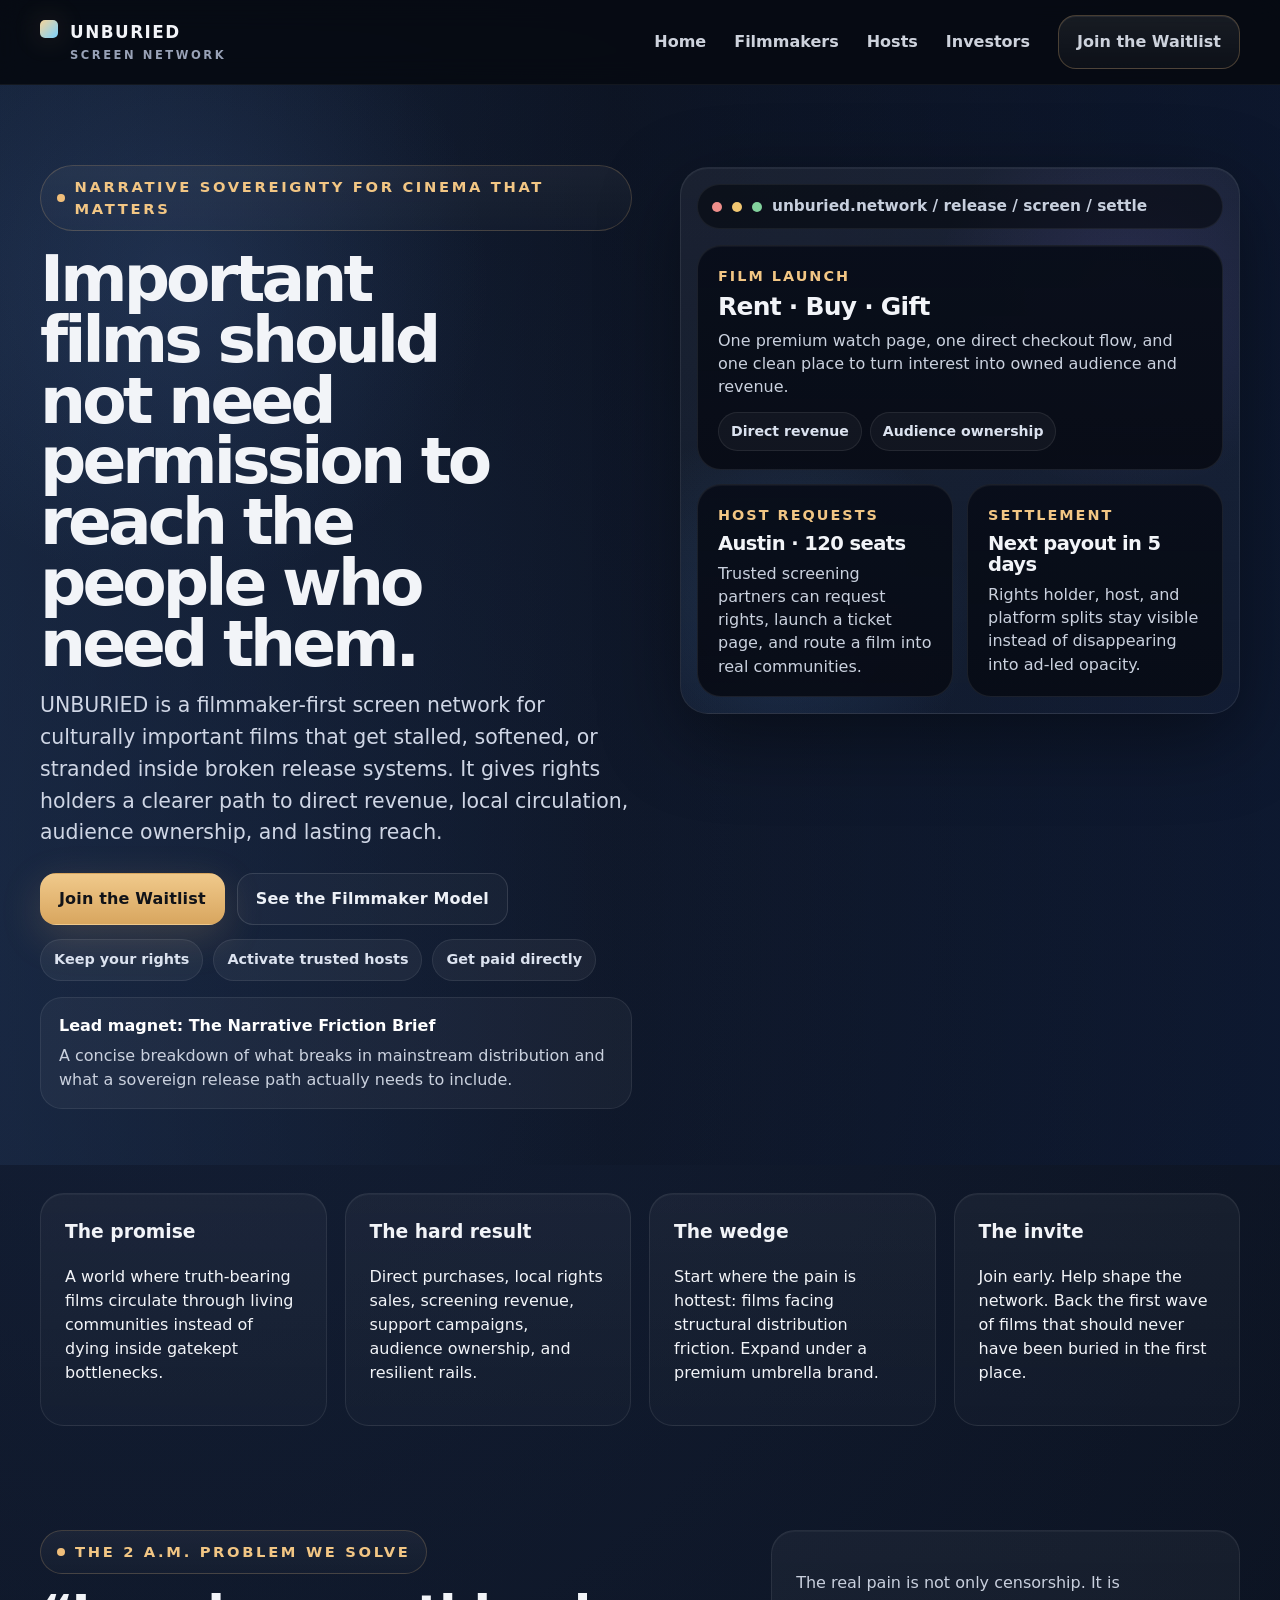
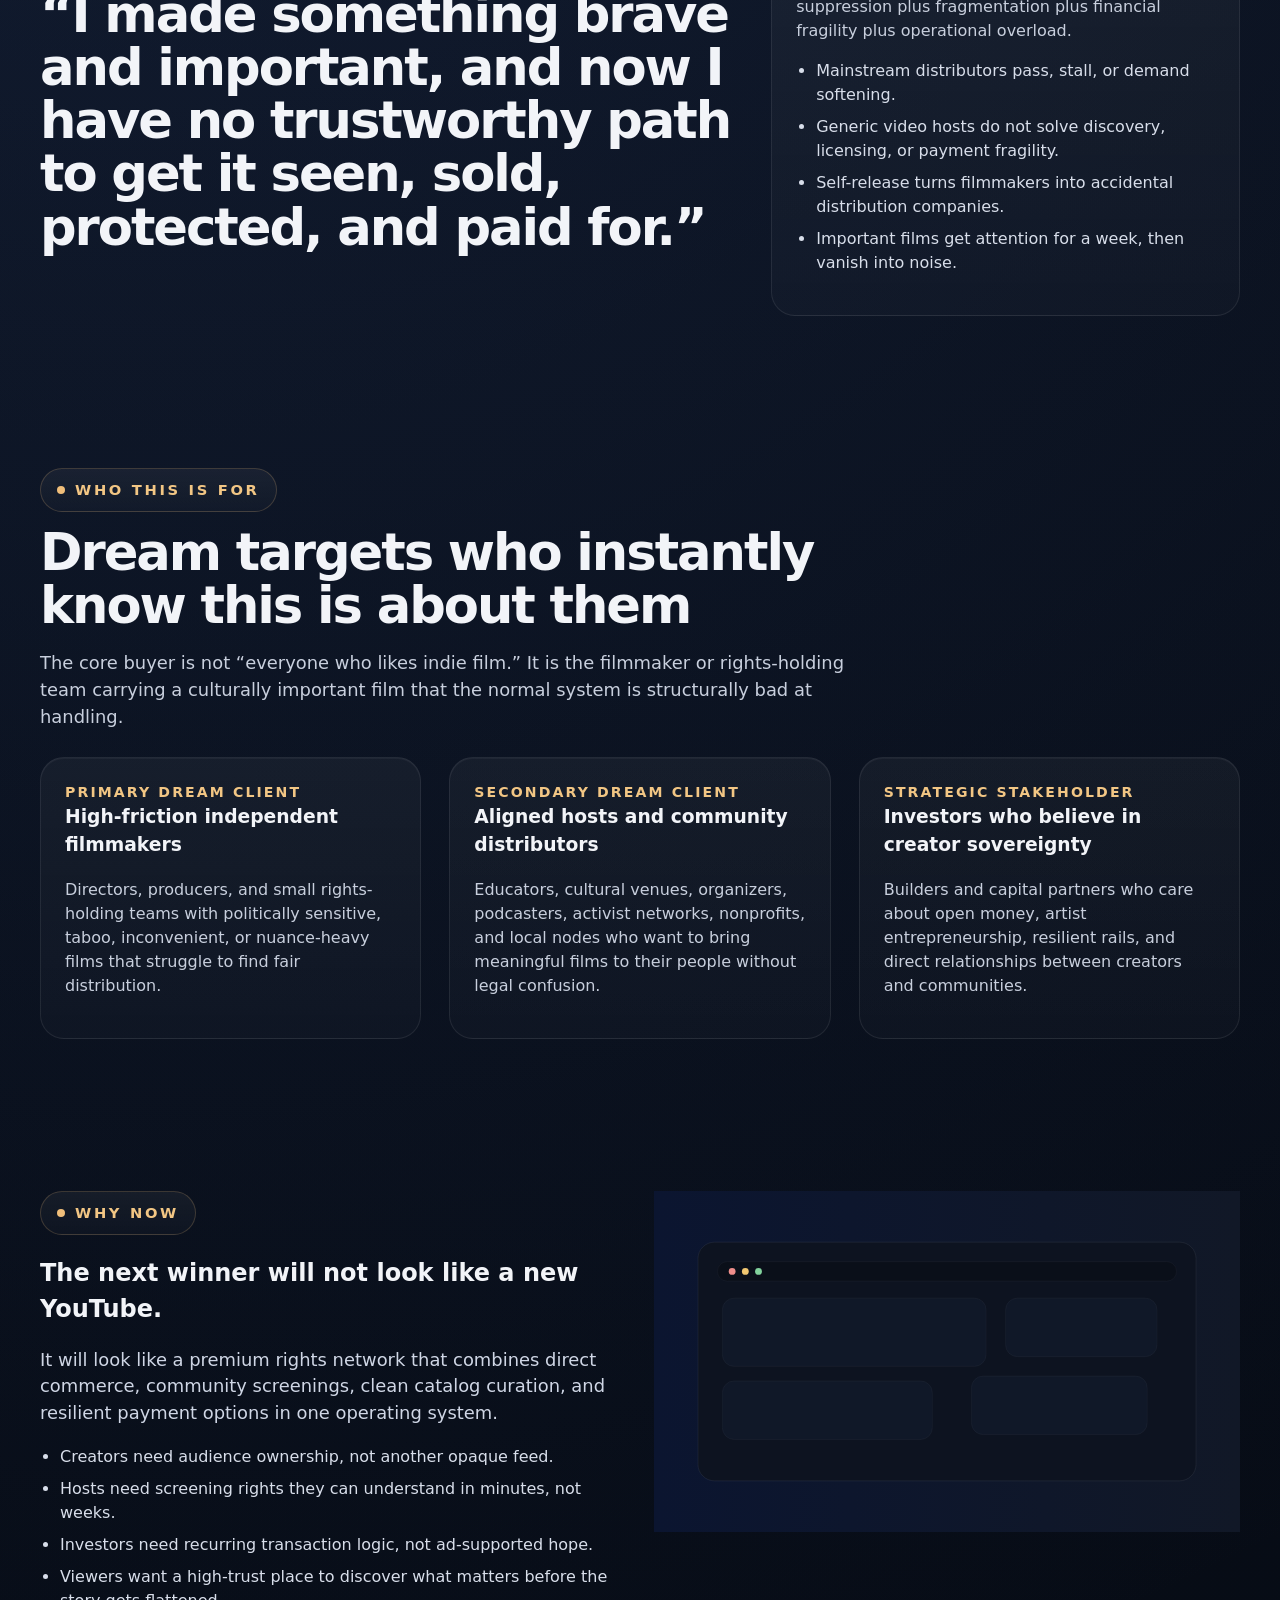
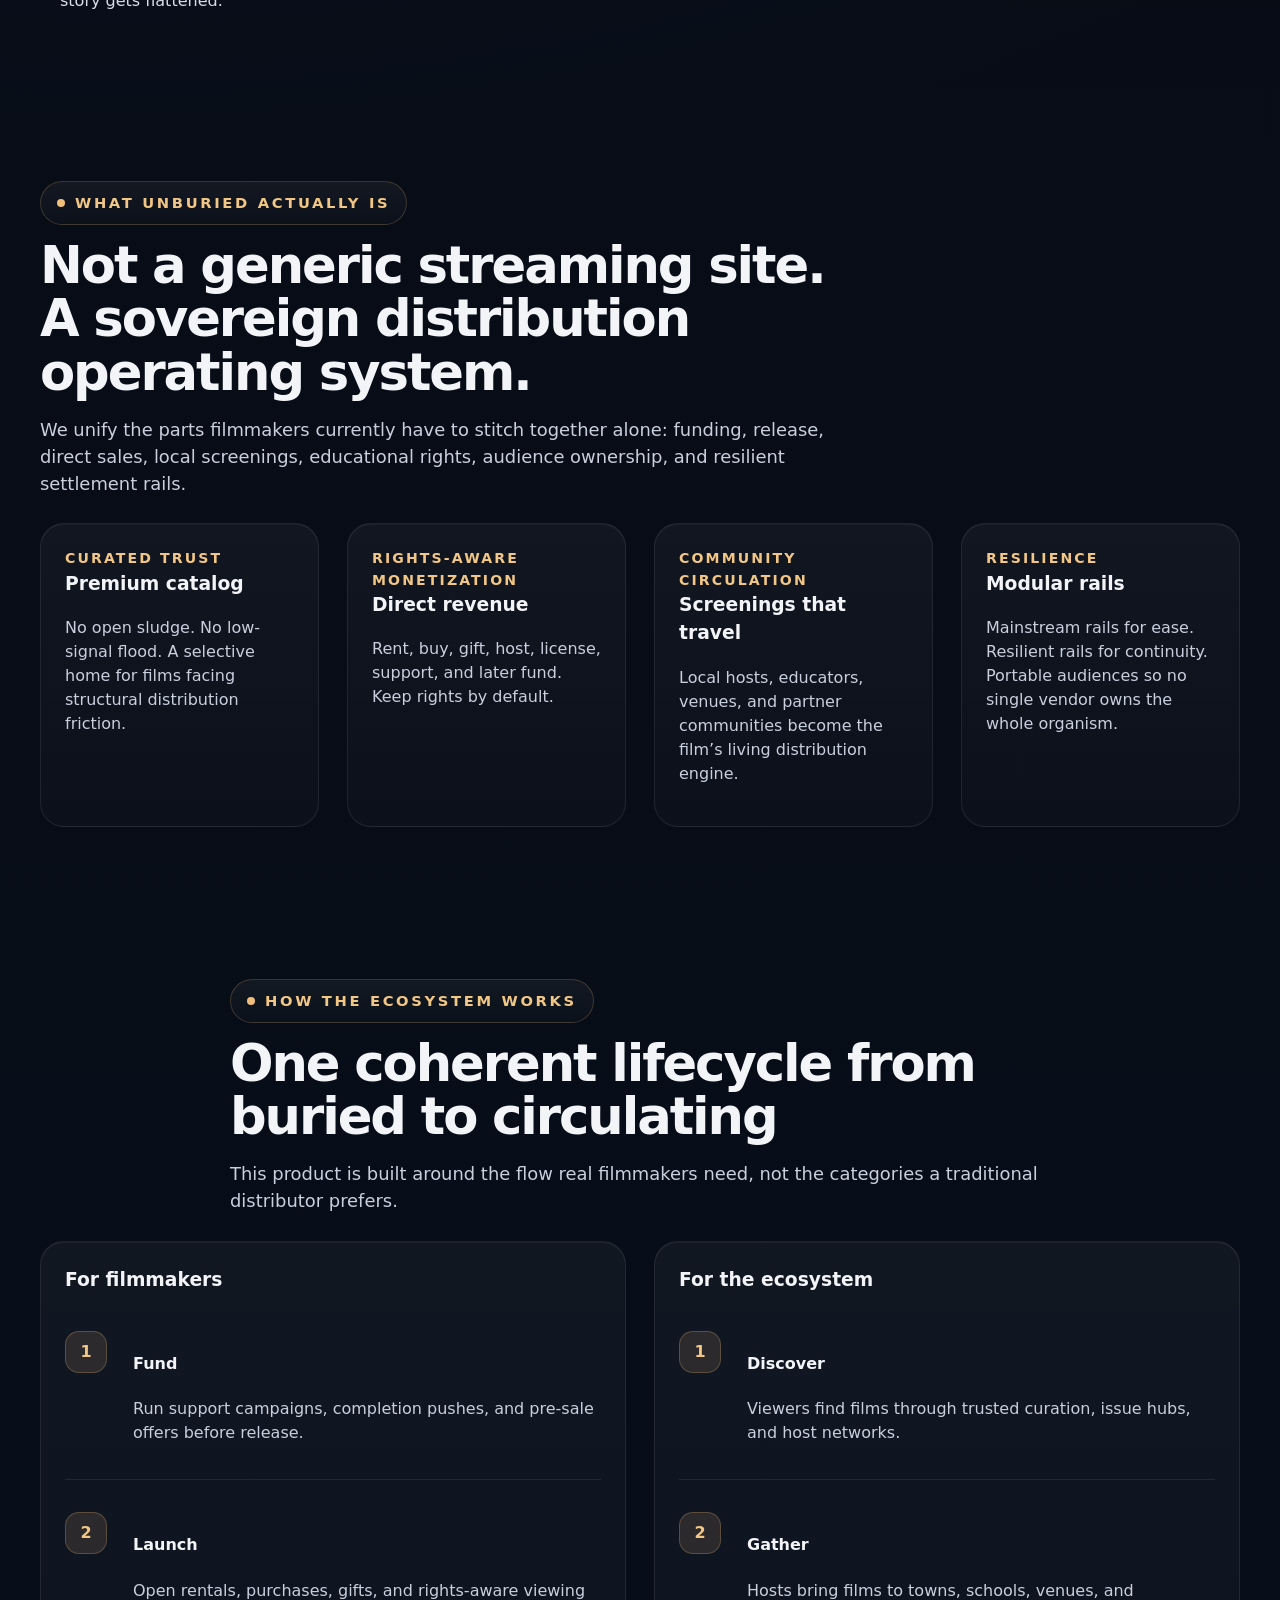
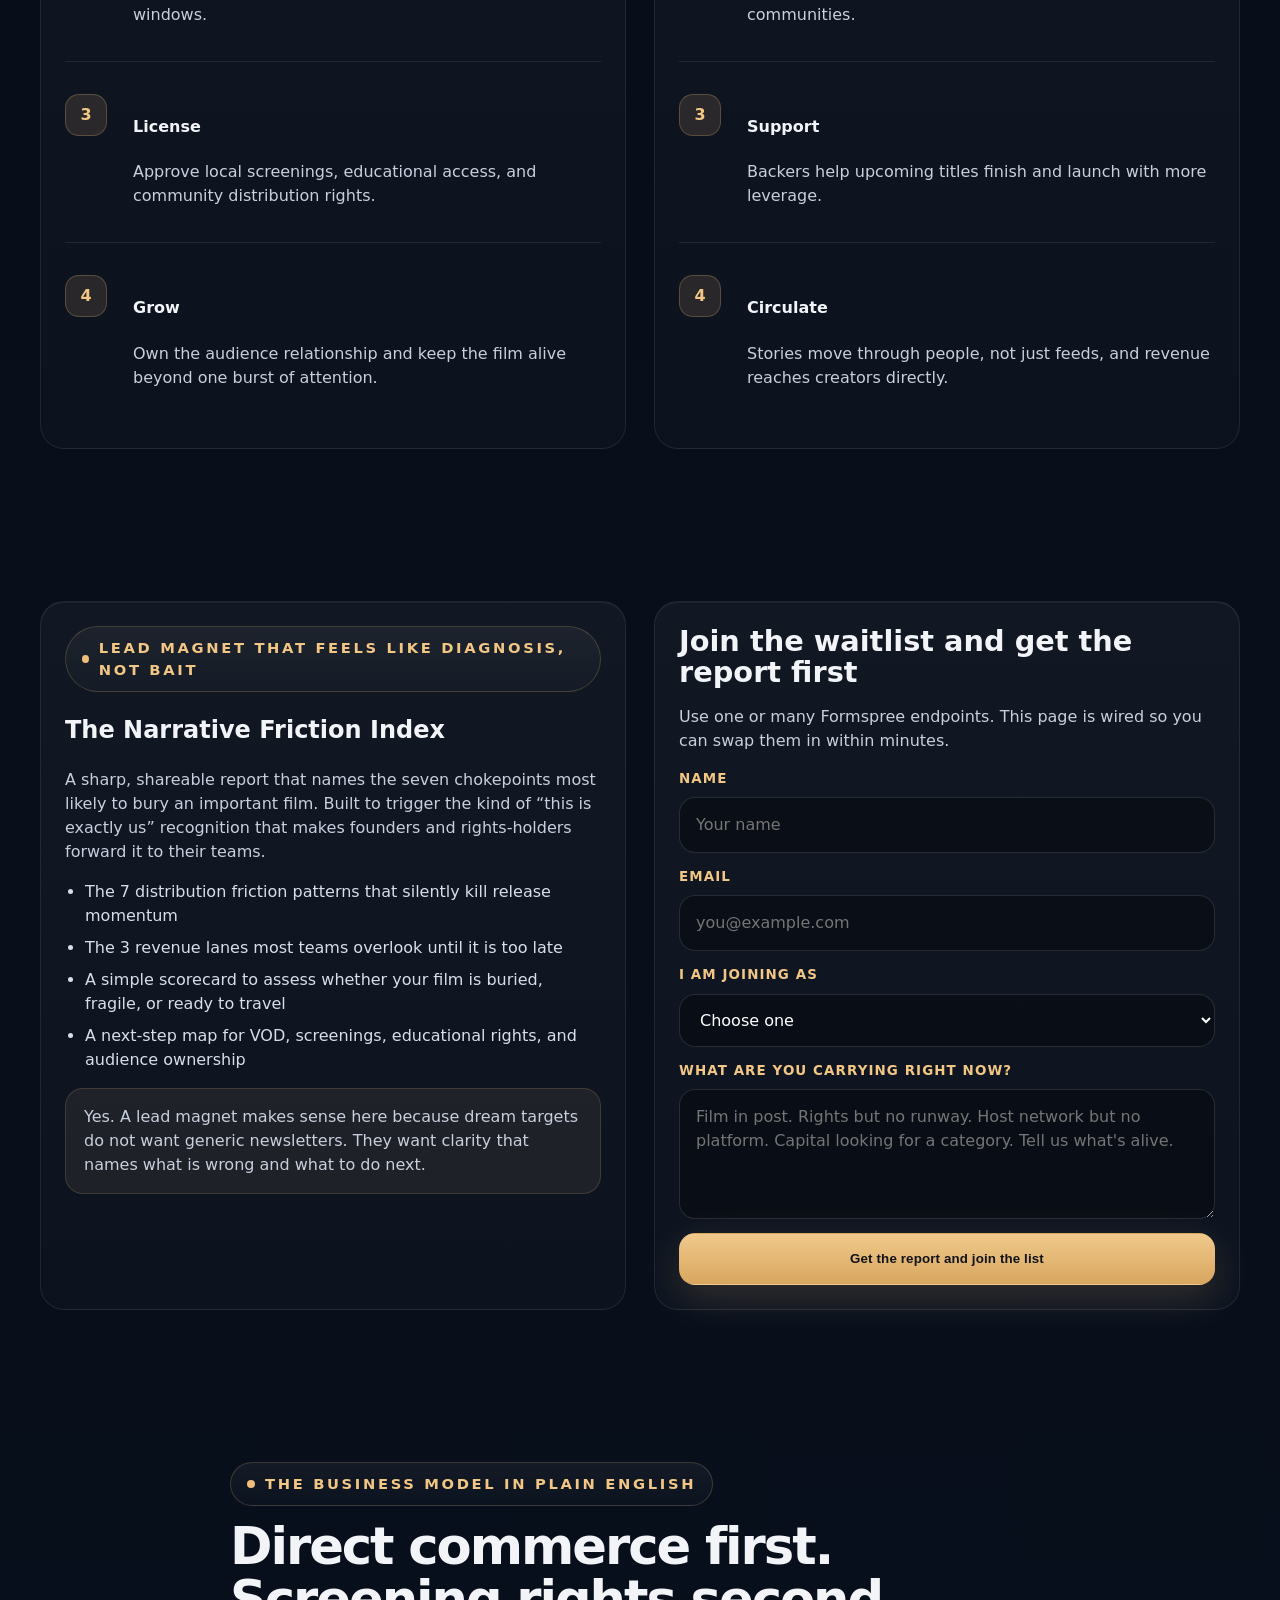
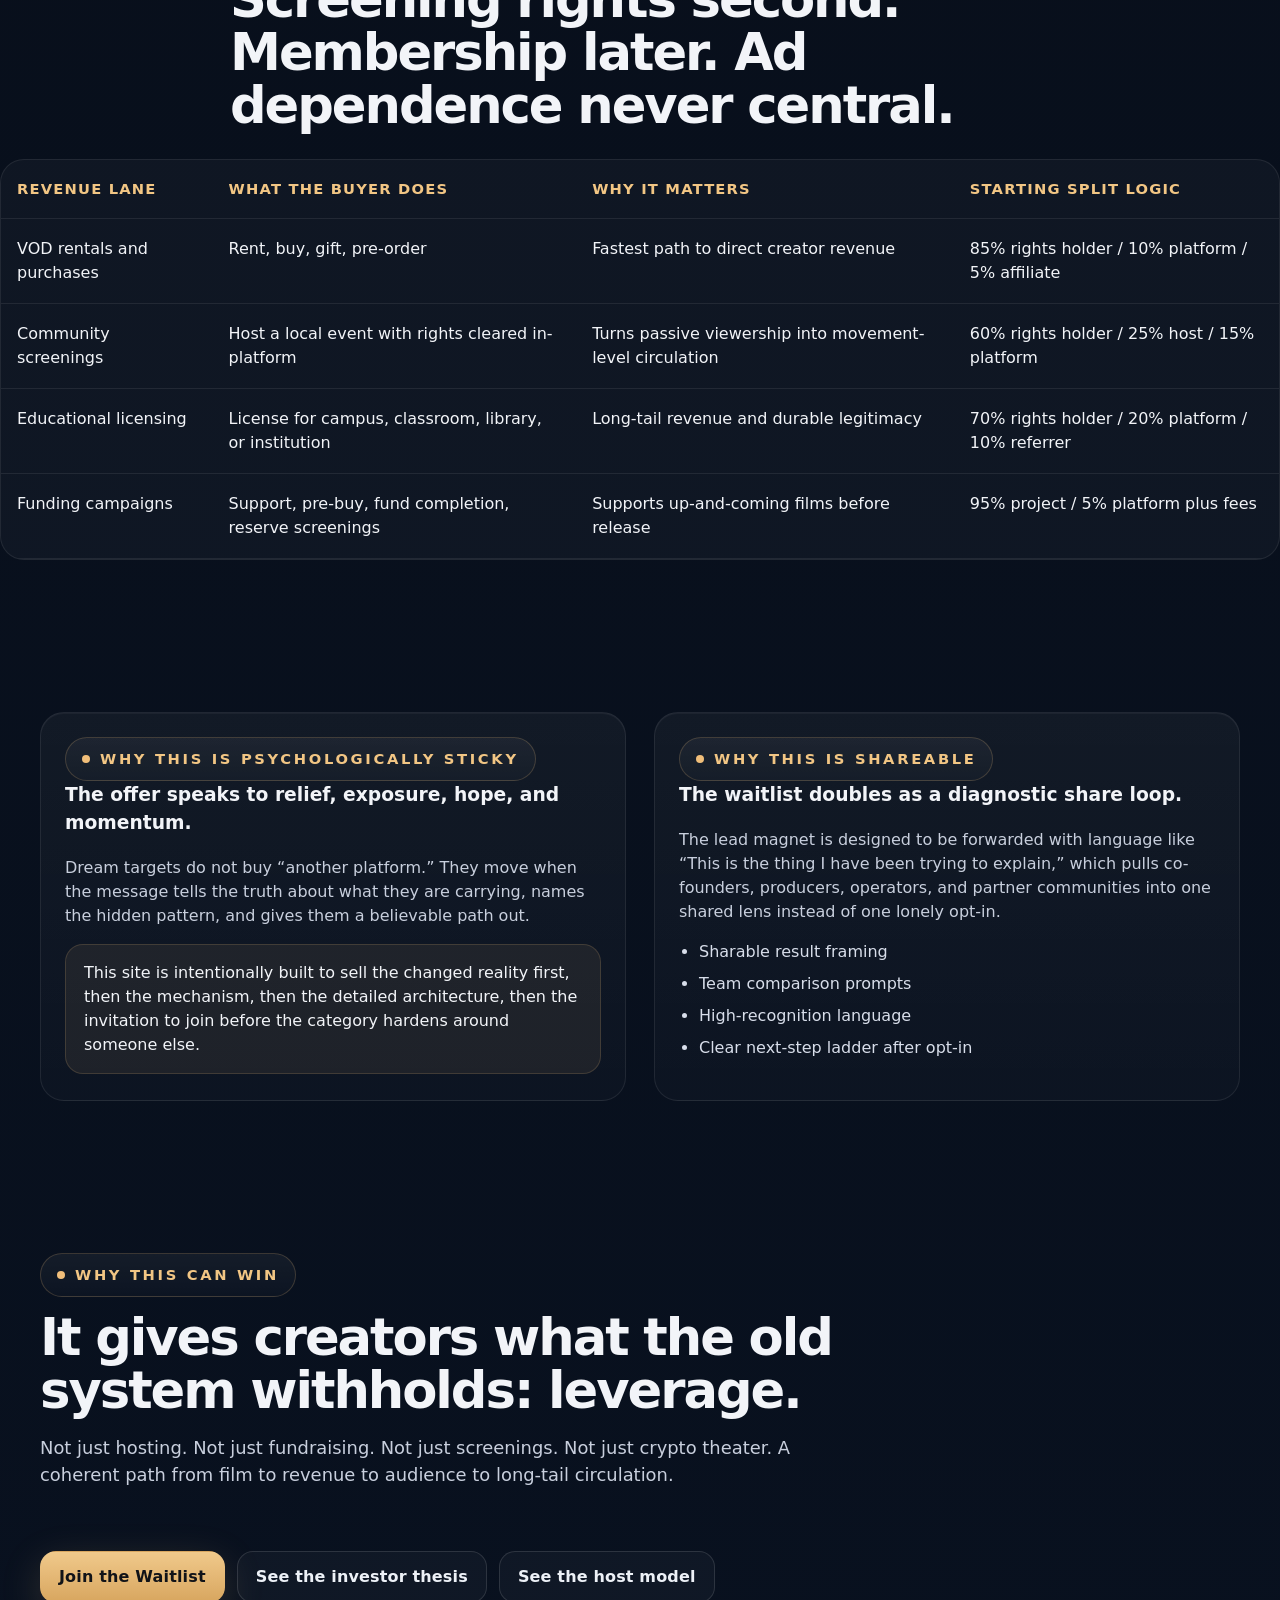
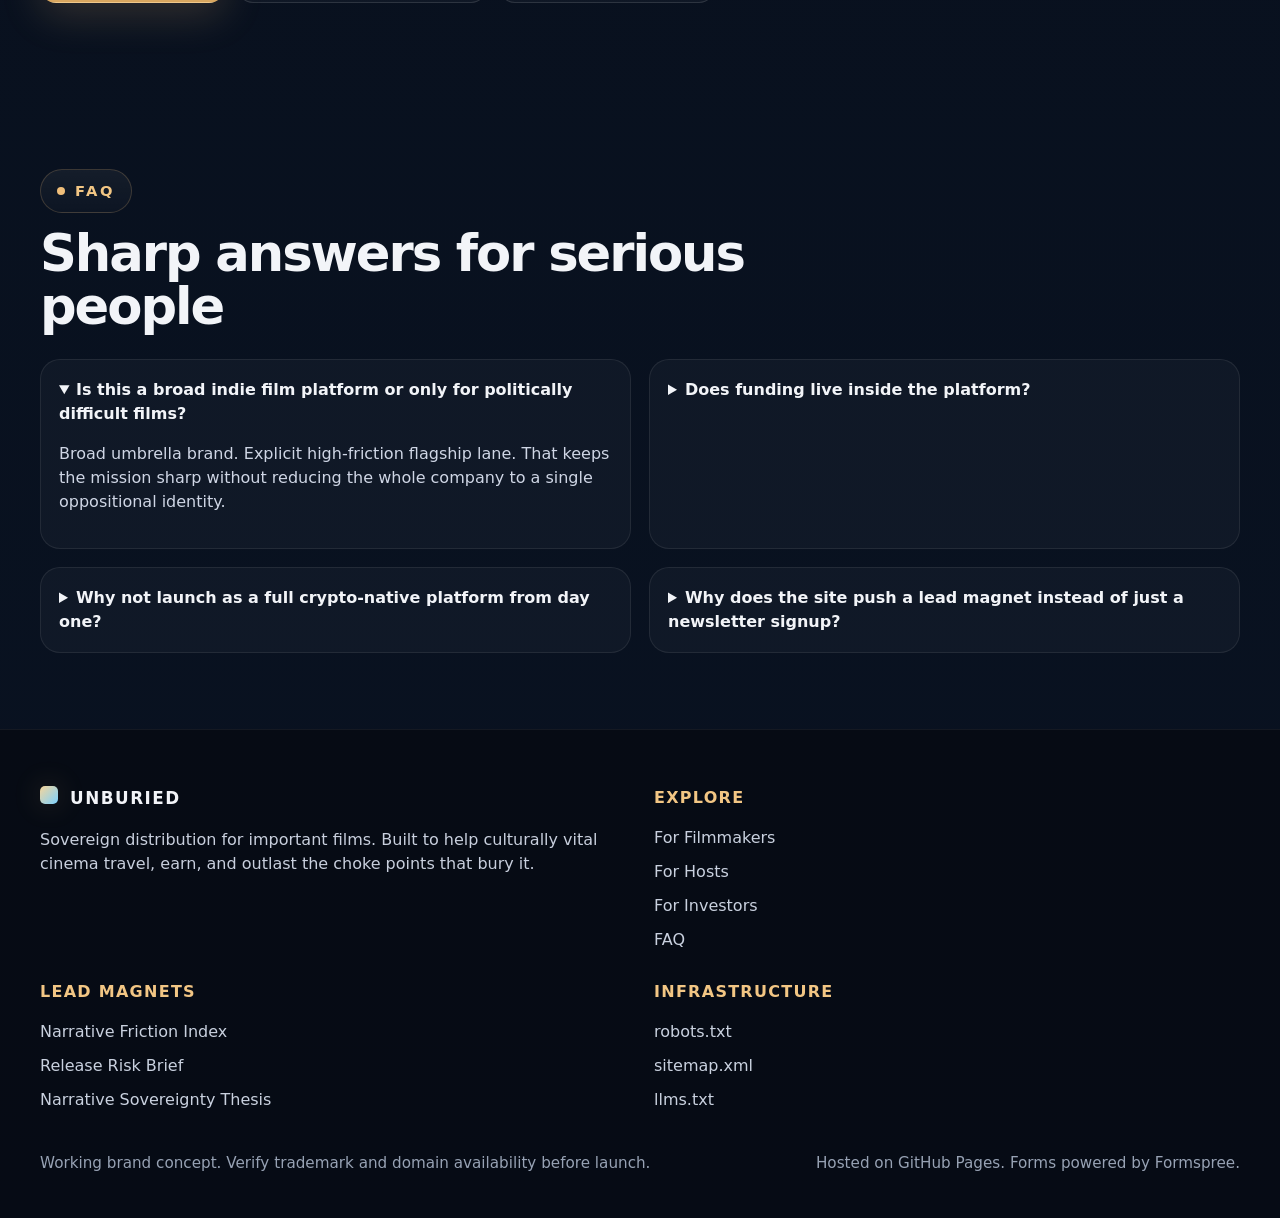
<file: index.html>
<!doctype html>
<html lang="en">
<head>
  <meta charset="utf-8">
  <meta name="viewport" content="width=device-width, initial-scale=1">
  <title>UNBURIED | Sovereign distribution for important films</title>
  <meta name="description" content="A filmmaker-first distribution network for important independent films facing structural distribution friction.">
  <meta name="theme-color" content="#06070a">
  <meta name="robots" content="index,follow,max-image-preview:large,max-snippet:-1,max-video-preview:-1">
  <link rel="canonical" href="https://YOURDOMAIN.com/index.html">
  <link rel="icon" href="assets/icons/favicon.svg" type="image/svg+xml">
  <link rel="manifest" href="site.webmanifest">
  <meta property="og:type" content="website">
  <meta property="og:title" content="UNBURIED | Sovereign distribution for important films">
  <meta property="og:description" content="A filmmaker-first distribution network for important independent films facing structural distribution friction.">
  <meta property="og:url" content="https://YOURDOMAIN.com/index.html">
  <meta property="og:image" content="https://YOURDOMAIN.com/assets/placeholders/og-cover.svg">
  <meta name="twitter:card" content="summary_large_image">
  <meta name="twitter:title" content="UNBURIED | Sovereign distribution for important films">
  <meta name="twitter:description" content="A filmmaker-first distribution network for important independent films facing structural distribution friction.">
  <meta name="twitter:image" content="https://YOURDOMAIN.com/assets/placeholders/og-cover.svg">
  <link rel="stylesheet" href="styles.css">
  <script type="application/ld+json">
  {
    "@context": "https://schema.org",
    "@type": "Organization",
    "name": "UNBURIED",
    "url": "https://YOURDOMAIN.com",
    "logo": "https://YOURDOMAIN.com/assets/icons/favicon.svg",
    "description": "Curated sovereign distribution for important independent films.",
    "sameAs": []
  }
  </script>
  <script type="application/ld+json">
{
  "@context": "https://schema.org",
  "@type": "WebSite",
  "name": "UNBURIED",
  "url": "https://YOURDOMAIN.com",
  "description": "Sovereign distribution for important films.",
  "potentialAction": {
    "@type": "SubscribeAction",
    "target": "https://YOURDOMAIN.com/#waitlist",
    "name": "Join the waitlist"
  }
}
</script>
<script type="application/ld+json">
{
  "@context": "https://schema.org",
  "@type": "FAQPage",
  "mainEntity": [
    {
      "@type": "Question",
      "name": "What is UNBURIED?",
      "acceptedAnswer": {
        "@type": "Answer",
        "text": "UNBURIED is a filmmaker-first distribution operating system for important independent films facing structural distribution friction."
      }
    },
    {
      "@type": "Question",
      "name": "Who is it for?",
      "acceptedAnswer": {
        "@type": "Answer",
        "text": "Independent filmmakers, small rights-holding teams, aligned hosts, educators, and investors who care about narrative sovereignty and direct creator revenue."
      }
    },
    {
      "@type": "Question",
      "name": "What is the main call to action?",
      "acceptedAnswer": {
        "@type": "Answer",
        "text": "Join the waitlist to get the Narrative Friction Index and early access to filmmaker and partner updates."
      }
    }
  ]
}
</script>
</head>
<body>
  <a class="skip-link" href="#main">Skip to content</a>
  
<header class="site-header" id="top">
  <div class="container nav-shell">
    <a class="brand" href="index.html" aria-label="UNBURIED home">
      <span class="brand-mark" aria-hidden="true"></span>
      <span class="brand-lockup"><span class="brand-word">UNBURIED</span><span class="brand-sub">Screen Network</span></span>
    </a>
    <button class="nav-toggle" aria-label="Open menu" aria-expanded="false" aria-controls="nav-links">
      <span></span><span></span><span></span>
    </button>
    <nav class="nav-links" id="nav-links">
      <a href="index.html">Home</a>
      <a href="filmmakers.html">Filmmakers</a>
      <a href="hosts.html">Hosts</a>
      <a href="investors.html">Investors</a>
      <a href="index.html#waitlist" class="nav-cta">Join the Waitlist</a>
    </nav>
  </div>
</header>

  <main id="main">
<section class="hero">
  <div class="container hero-grid">
    <div class="hero-copy">
      <span class="eyebrow">Narrative sovereignty for cinema that matters</span>
      <h1 class="gradient-title">Important films should not need permission to reach the people who need them.</h1>
      <p class="lead">UNBURIED is a filmmaker-first screen network for culturally important films that get stalled, softened, or stranded inside broken release systems. It gives rights holders a clearer path to direct revenue, local circulation, audience ownership, and lasting reach.</p>
      <div class="hero-actions">
        <a class="btn btn-primary" href="#waitlist">Join the Waitlist</a>
        <a class="btn btn-secondary" href="filmmakers.html">See the Filmmaker Model</a>
      </div>
      <div class="hero-microproof">
        <span>Keep your rights</span>
        <span>Activate trusted hosts</span>
        <span>Get paid directly</span>
      </div>
      <div class="hero-magnet">
        <strong>Lead magnet: The Narrative Friction Brief</strong>
        <p>A concise breakdown of what breaks in mainstream distribution and what a sovereign release path actually needs to include.</p>
      </div>
    </div>
    <div class="hero-visual">
      <div class="hero-panel" aria-label="Preview of the UNBURIED release, screening, and revenue flow">
        <div class="hero-panel-bar"><span></span><span></span><span></span><div class="hero-panel-url">unburied.network / release / screen / settle</div></div>
        <div class="hero-panel-body">
          <section class="hero-panel-card">
            <span class="hero-panel-kicker">Film launch</span>
            <h3>Rent · Buy · Gift</h3>
            <p>One premium watch page, one direct checkout flow, and one clean place to turn interest into owned audience and revenue.</p>
            <div class="hero-panel-tags"><span>Direct revenue</span><span>Audience ownership</span></div>
          </section>
          <div class="hero-panel-row">
            <section class="hero-panel-card hero-panel-mini">
              <span class="hero-panel-kicker">Host requests</span>
              <h4>Austin · 120 seats</h4>
              <p>Trusted screening partners can request rights, launch a ticket page, and route a film into real communities.</p>
            </section>
            <section class="hero-panel-card hero-panel-mini">
              <span class="hero-panel-kicker">Settlement</span>
              <h4>Next payout in 5 days</h4>
              <p>Rights holder, host, and platform splits stay visible instead of disappearing into ad-led opacity.</p>
            </section>
          </div>
        </div>
      </div>
    </div>
  </div>
</section>

<section class="section-tighter">
  <div class="container compare-strip">
    <div class="compare-card"><h3>The promise</h3><p>A world where truth-bearing films circulate through living communities instead of dying inside gatekept bottlenecks.</p></div>
    <div class="compare-card"><h3>The hard result</h3><p>Direct purchases, local rights sales, screening revenue, support campaigns, audience ownership, and resilient rails.</p></div>
    <div class="compare-card"><h3>The wedge</h3><p>Start where the pain is hottest: films facing structural distribution friction. Expand under a premium umbrella brand.</p></div>
    <div class="compare-card"><h3>The invite</h3><p>Join early. Help shape the network. Back the first wave of films that should never have been buried in the first place.</p></div>
  </div>
</section>

<section>
  <div class="container section-head-row">
    <div>
      <span class="eyebrow">The 2 a.m. problem we solve</span>
      <h2>“I made something brave and important, and now I have no trustworthy path to get it seen, sold, protected, and paid for.”</h2>
    </div>
    <div class="panel panel-strong">
      <p class="big-quote">The real pain is not only censorship. It is suppression plus fragmentation plus financial fragility plus operational overload.</p>
      <ul class="checklist">
        <li>Mainstream distributors pass, stall, or demand softening.</li>
        <li>Generic video hosts do not solve discovery, licensing, or payment fragility.</li>
        <li>Self-release turns filmmakers into accidental distribution companies.</li>
        <li>Important films get attention for a week, then vanish into noise.</li>
      </ul>
    </div>
  </div>
</section>

<section>
  <div class="container">
    <div class="section-head">
      <span class="eyebrow">Who this is for</span>
      <h2>Dream targets who instantly know this is about them</h2>
      <p class="body-lg">The core buyer is not “everyone who likes indie film.” It is the filmmaker or rights-holding team carrying a culturally important film that the normal system is structurally bad at handling.</p>
    </div>
    <div class="grid-3 value-grid">
      <article class="panel page-card">
        <span class="kicker">Primary dream client</span>
        <h3>High-friction independent filmmakers</h3>
        <p>Directors, producers, and small rights-holding teams with politically sensitive, taboo, inconvenient, or nuance-heavy films that struggle to find fair distribution.</p>
      </article>
      <article class="panel page-card">
        <span class="kicker">Secondary dream client</span>
        <h3>Aligned hosts and community distributors</h3>
        <p>Educators, cultural venues, organizers, podcasters, activist networks, nonprofits, and local nodes who want to bring meaningful films to their people without legal confusion.</p>
      </article>
      <article class="panel page-card">
        <span class="kicker">Strategic stakeholder</span>
        <h3>Investors who believe in creator sovereignty</h3>
        <p>Builders and capital partners who care about open money, artist entrepreneurship, resilient rails, and direct relationships between creators and communities.</p>
      </article>
    </div>
  </div>
</section>

<section>
  <div class="container split-band">
    <div>
      <span class="eyebrow">Why now</span>
      <h2>The next winner will not look like a new YouTube.</h2>
      <p class="body-lg">It will look like a premium rights network that combines direct commerce, community screenings, clean catalog curation, and resilient payment options in one operating system.</p>
      <ul class="bullet-list">
        <li>Creators need audience ownership, not another opaque feed.</li>
        <li>Hosts need screening rights they can understand in minutes, not weeks.</li>
        <li>Investors need recurring transaction logic, not ad-supported hope.</li>
        <li>Viewers want a high-trust place to discover what matters before the story gets flattened.</li>
      </ul>
    </div>
    <div class="band-visual">
      <img src="assets/placeholders/home-network.svg" alt="Placeholder visual showing community screening nodes connected across cities">
    </div>
  </div>
</section>

<section>
  <div class="container">
    <div class="section-head">
      <span class="eyebrow">What UNBURIED actually is</span>
      <h2>Not a generic streaming site. A sovereign distribution operating system.</h2>
      <p class="body-lg">We unify the parts filmmakers currently have to stitch together alone: funding, release, direct sales, local screenings, educational rights, audience ownership, and resilient settlement rails.</p>
    </div>
    <div class="grid-4 pillar-grid">
      <article class="panel">
        <span class="kicker">Curated trust</span>
        <h3>Premium catalog</h3>
        <p>No open sludge. No low-signal flood. A selective home for films facing structural distribution friction.</p>
      </article>
      <article class="panel">
        <span class="kicker">Rights-aware monetization</span>
        <h3>Direct revenue</h3>
        <p>Rent, buy, gift, host, license, support, and later fund. Keep rights by default.</p>
      </article>
      <article class="panel">
        <span class="kicker">Community circulation</span>
        <h3>Screenings that travel</h3>
        <p>Local hosts, educators, venues, and partner communities become the film’s living distribution engine.</p>
      </article>
      <article class="panel">
        <span class="kicker">Resilience</span>
        <h3>Modular rails</h3>
        <p>Mainstream rails for ease. Resilient rails for continuity. Portable audiences so no single vendor owns the whole organism.</p>
      </article>
    </div>
  </div>
</section>

<section class="panel-strong">
  <div class="container section-head">
    <span class="eyebrow">How the ecosystem works</span>
    <h2>One coherent lifecycle from buried to circulating</h2>
    <p class="body-lg">This product is built around the flow real filmmakers need, not the categories a traditional distributor prefers.</p>
  </div>
  <div class="container grid-2 flow-grid">
    <div class="panel panel-strong">
      <h3>For filmmakers</h3>
      <div class="flow">
        <div class="flow-step"><strong>1</strong><div><h4>Fund</h4><p>Run support campaigns, completion pushes, and pre-sale offers before release.</p></div></div>
        <div class="flow-step"><strong>2</strong><div><h4>Launch</h4><p>Open rentals, purchases, gifts, and rights-aware viewing windows.</p></div></div>
        <div class="flow-step"><strong>3</strong><div><h4>License</h4><p>Approve local screenings, educational access, and community distribution rights.</p></div></div>
        <div class="flow-step"><strong>4</strong><div><h4>Grow</h4><p>Own the audience relationship and keep the film alive beyond one burst of attention.</p></div></div>
      </div>
    </div>
    <div class="panel panel-strong">
      <h3>For the ecosystem</h3>
      <div class="flow">
        <div class="flow-step"><strong>1</strong><div><h4>Discover</h4><p>Viewers find films through trusted curation, issue hubs, and host networks.</p></div></div>
        <div class="flow-step"><strong>2</strong><div><h4>Gather</h4><p>Hosts bring films to towns, schools, venues, and communities.</p></div></div>
        <div class="flow-step"><strong>3</strong><div><h4>Support</h4><p>Backers help upcoming titles finish and launch with more leverage.</p></div></div>
        <div class="flow-step"><strong>4</strong><div><h4>Circulate</h4><p>Stories move through people, not just feeds, and revenue reaches creators directly.</p></div></div>
      </div>
    </div>
  </div>
</section>

<section id="lead-magnet">
  <div class="container split-band">
    <div class="panel form-shell">
      <span class="eyebrow">Lead magnet that feels like diagnosis, not bait</span>
      <h2>The Narrative Friction Index</h2>
      <p class="body-md">A sharp, shareable report that names the seven chokepoints most likely to bury an important film. Built to trigger the kind of “this is exactly us” recognition that makes founders and rights-holders forward it to their teams.</p>
      <ul class="checklist">
        <li>The 7 distribution friction patterns that silently kill release momentum</li>
        <li>The 3 revenue lanes most teams overlook until it is too late</li>
        <li>A simple scorecard to assess whether your film is buried, fragile, or ready to travel</li>
        <li>A next-step map for VOD, screenings, educational rights, and audience ownership</li>
      </ul>
      <p class="notice">Yes. A lead magnet makes sense here because dream targets do not want generic newsletters. They want clarity that names what is wrong and what to do next.</p>
    </div>
    <div class="form-shell" id="waitlist">
      <h3>Join the waitlist and get the report first</h3>
      <p class="form-note">Use one or many Formspree endpoints. This page is wired so you can swap them in within minutes.</p>
      <form action="https://formspree.io/f/YOUR_WAITLIST_FORM_ID" method="POST" class="form-grid">
        <input type="hidden" name="form_name" value="Main Waitlist">
        <label>
          <span class="kicker">Name</span>
          <input type="text" name="name" placeholder="Your name" required>
        </label>
        <label>
          <span class="kicker">Email</span>
          <input type="email" name="email" placeholder="you@example.com" required>
        </label>
        <label>
          <span class="kicker">I am joining as</span>
          <select name="role" required>
            <option value="">Choose one</option>
            <option>Filmmaker / rights holder</option>
            <option>Host / educator / venue</option>
            <option>Investor / partner</option>
            <option>Curator / press / media</option>
            <option>Viewer / supporter</option>
          </select>
        </label>
        <label>
          <span class="kicker">What are you carrying right now?</span>
          <textarea name="context" placeholder="Film in post. Rights but no runway. Host network but no platform. Capital looking for a category. Tell us what's alive."></textarea>
        </label>
        <button class="btn btn-primary" type="submit">Get the report and join the list</button>
      </form>
    </div>
  </div>
</section>

<section>
  <div class="container section-head">
    <span class="eyebrow">The business model in plain English</span>
    <h2>Direct commerce first. Screening rights second. Membership later. Ad dependence never central.</h2>
  </div>
  <div class="table-wrap">
    <table class="table">
      <thead>
        <tr>
          <th>Revenue lane</th>
          <th>What the buyer does</th>
          <th>Why it matters</th>
          <th>Starting split logic</th>
        </tr>
      </thead>
      <tbody>
        <tr>
          <td>VOD rentals and purchases</td>
          <td>Rent, buy, gift, pre-order</td>
          <td>Fastest path to direct creator revenue</td>
          <td>85% rights holder / 10% platform / 5% affiliate</td>
        </tr>
        <tr>
          <td>Community screenings</td>
          <td>Host a local event with rights cleared in-platform</td>
          <td>Turns passive viewership into movement-level circulation</td>
          <td>60% rights holder / 25% host / 15% platform</td>
        </tr>
        <tr>
          <td>Educational licensing</td>
          <td>License for campus, classroom, library, or institution</td>
          <td>Long-tail revenue and durable legitimacy</td>
          <td>70% rights holder / 20% platform / 10% referrer</td>
        </tr>
        <tr>
          <td>Funding campaigns</td>
          <td>Support, pre-buy, fund completion, reserve screenings</td>
          <td>Supports up-and-coming films before release</td>
          <td>95% project / 5% platform plus fees</td>
        </tr>
      </tbody>
    </table>
  </div>
</section>

<section>
  <div class="container grid-2">
    <div class="panel panel-strong">
      <span class="eyebrow">Why this is psychologically sticky</span>
      <h3>The offer speaks to relief, exposure, hope, and momentum.</h3>
      <p class="body-md">Dream targets do not buy “another platform.” They move when the message tells the truth about what they are carrying, names the hidden pattern, and gives them a believable path out.</p>
      <div class="aside-quote">This site is intentionally built to sell the changed reality first, then the mechanism, then the detailed architecture, then the invitation to join before the category hardens around someone else.</div>
    </div>
    <div class="panel panel-strong">
      <span class="eyebrow">Why this is shareable</span>
      <h3>The waitlist doubles as a diagnostic share loop.</h3>
      <p class="body-md">The lead magnet is designed to be forwarded with language like “This is the thing I have been trying to explain,” which pulls co-founders, producers, operators, and partner communities into one shared lens instead of one lonely opt-in.</p>
      <ul class="mini-list">
        <li>Sharable result framing</li>
        <li>Team comparison prompts</li>
        <li>High-recognition language</li>
        <li>Clear next-step ladder after opt-in</li>
      </ul>
    </div>
  </div>
</section>

<section>
  <div class="container cta-band">
    <div class="section-head">
      <span class="eyebrow">Why this can win</span>
      <h2>It gives creators what the old system withholds: leverage.</h2>
      <p class="body-lg">Not just hosting. Not just fundraising. Not just screenings. Not just crypto theater. A coherent path from film to revenue to audience to long-tail circulation.</p>
    </div>
    <div class="hero-actions">
      <a class="btn btn-primary" href="#waitlist">Join the Waitlist</a>
      <a class="btn btn-secondary" href="investors.html">See the investor thesis</a>
      <a class="btn btn-secondary" href="hosts.html">See the host model</a>
    </div>
  </div>
</section>

<section id="faq">
  <div class="container">
    <div class="section-head">
      <span class="eyebrow">FAQ</span>
      <h2>Sharp answers for serious people</h2>
    </div>
    <div class="grid-2 faq-grid">
      <details open>
        <summary>Is this a broad indie film platform or only for politically difficult films?</summary>
        <p>Broad umbrella brand. Explicit high-friction flagship lane. That keeps the mission sharp without reducing the whole company to a single oppositional identity.</p>
      </details>
      <details>
        <summary>Does funding live inside the platform?</summary>
        <p>Yes, in layers: support campaigns and pre-sales first, ecosystem completion funds second, regulated investment handoff later if true profit participation is involved.</p>
      </details>
      <details>
        <summary>Why not launch as a full crypto-native platform from day one?</summary>
        <p>Because normal humans still need dead-simple checkout. The resilient move is mainstream rails for ease and decentralized rails where they add continuity and self-custody benefits.</p>
      </details>
      <details>
        <summary>Why does the site push a lead magnet instead of just a newsletter signup?</summary>
        <p>Because dream targets share diagnosis, not generic updates. A sharp report creates recognition, cluster formation, and better-quality waitlist growth.</p>
      </details>
    </div>
  </div>
</section>
</main>
  
<footer class="site-footer">
  <div class="container footer-grid">
    <div>
      <a class="brand brand-footer" href="index.html">
        <span class="brand-mark" aria-hidden="true"></span>
        <span class="brand-word">UNBURIED</span>
      </a>
      <p class="footer-copy">Sovereign distribution for important films. Built to help culturally vital cinema travel, earn, and outlast the choke points that bury it.</p>
    </div>
    <div>
      <h3>Explore</h3>
      <ul>
        <li><a href="filmmakers.html">For Filmmakers</a></li>
        <li><a href="hosts.html">For Hosts</a></li>
        <li><a href="investors.html">For Investors</a></li>
        <li><a href="index.html#faq">FAQ</a></li>
      </ul>
    </div>
    <div>
      <h3>Lead Magnets</h3>
      <ul>
        <li><a href="index.html#lead-magnet">Narrative Friction Index</a></li>
        <li><a href="filmmakers.html#diagnostic">Release Risk Brief</a></li>
        <li><a href="investors.html#thesis">Narrative Sovereignty Thesis</a></li>
      </ul>
    </div>
    <div>
      <h3>Infrastructure</h3>
      <ul>
        <li><a href="robots.txt">robots.txt</a></li>
        <li><a href="sitemap.xml">sitemap.xml</a></li>
        <li><a href="llms.txt">llms.txt</a></li>
      </ul>
    </div>
  </div>
  <div class="container footer-bottom">
    <p>Working brand concept. Verify trademark and domain availability before launch.</p>
    <p>Hosted on GitHub Pages. Forms powered by Formspree.</p>
  </div>
</footer>

  <script src="script.js" defer></script>
</body>
</html>
</file>
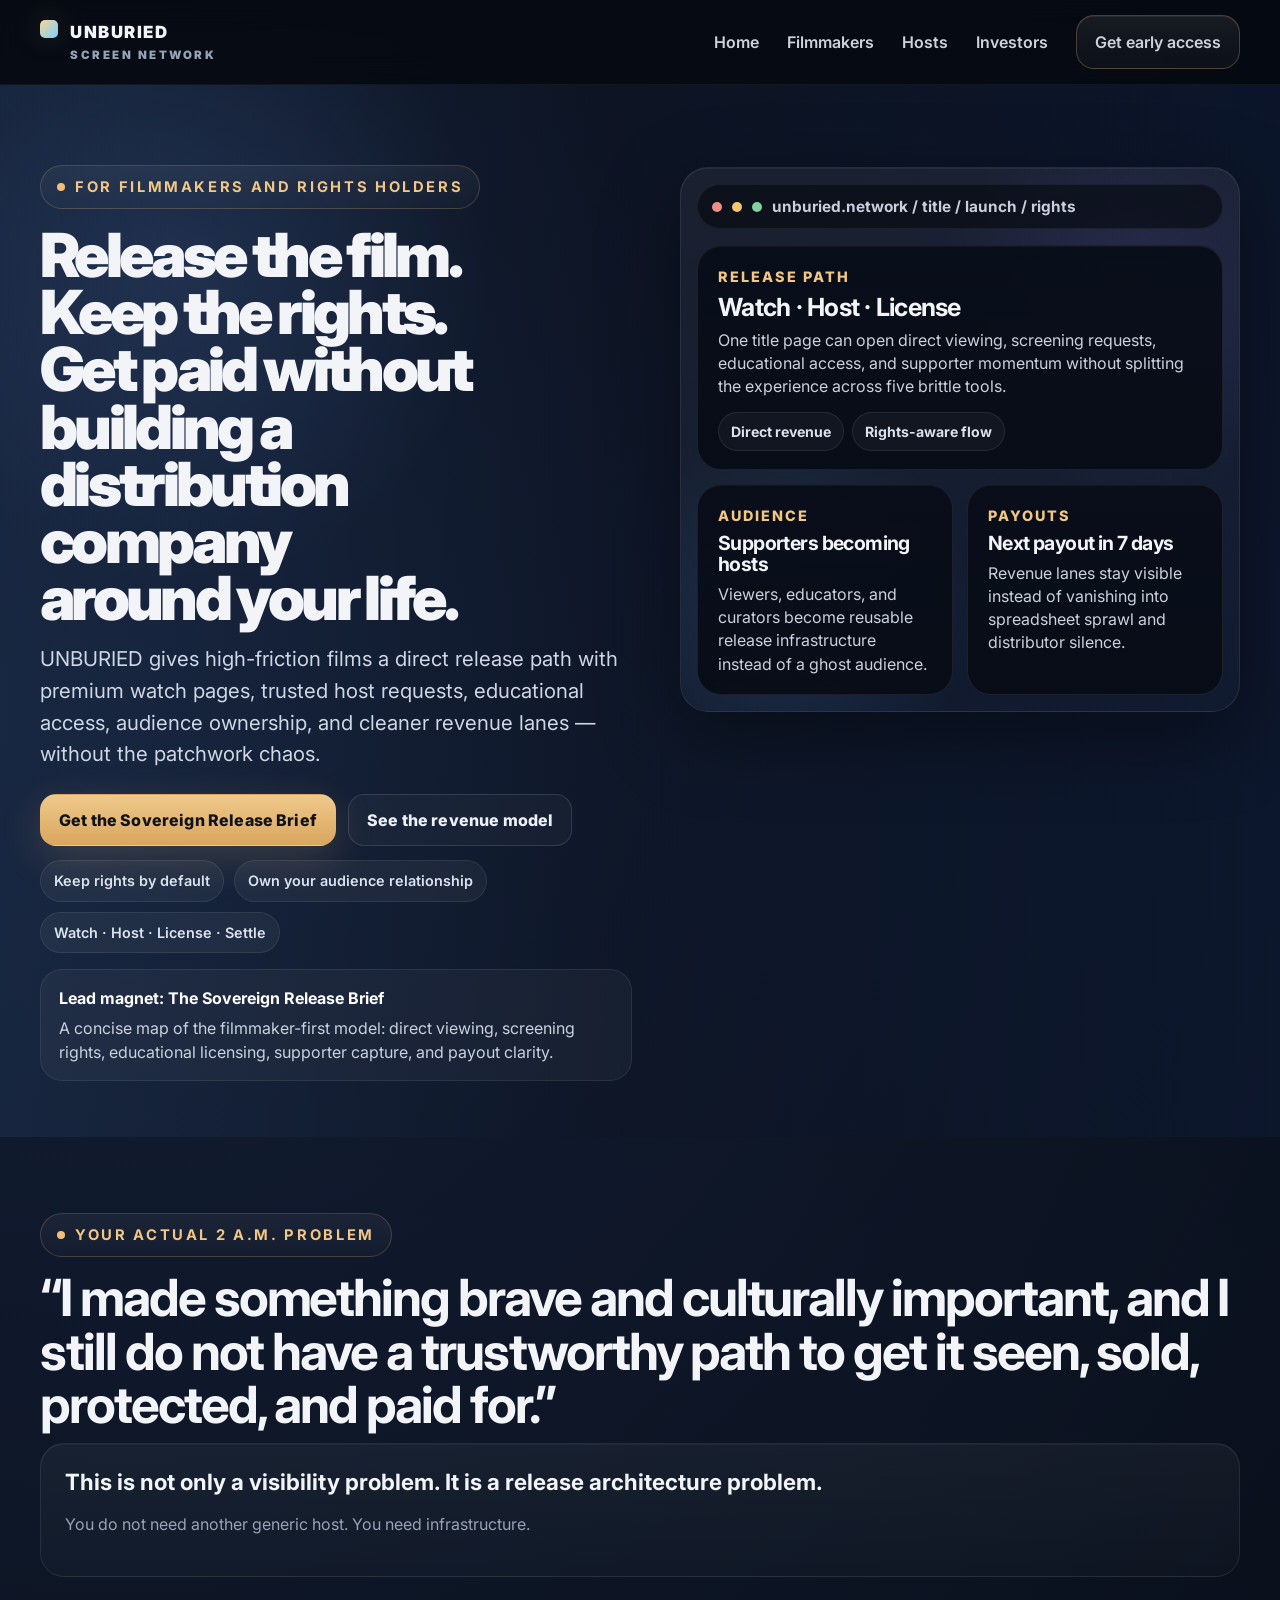
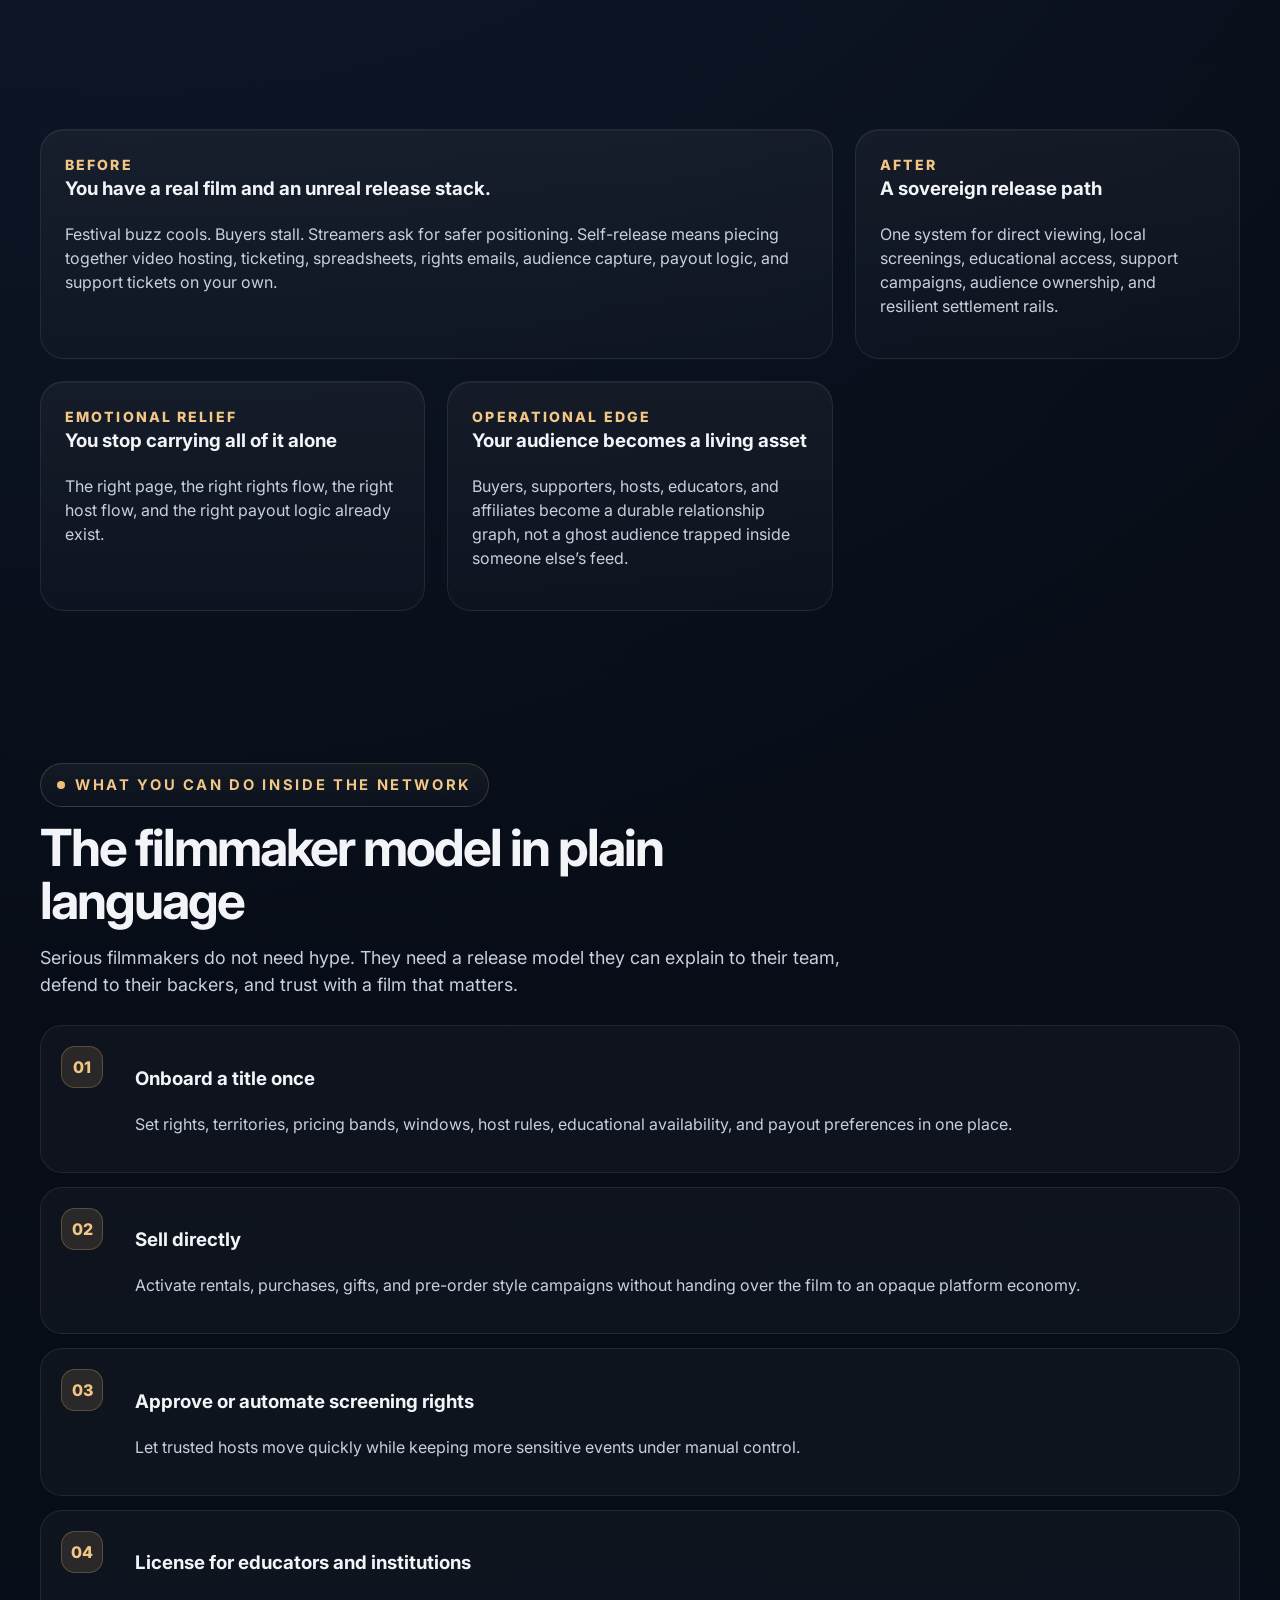
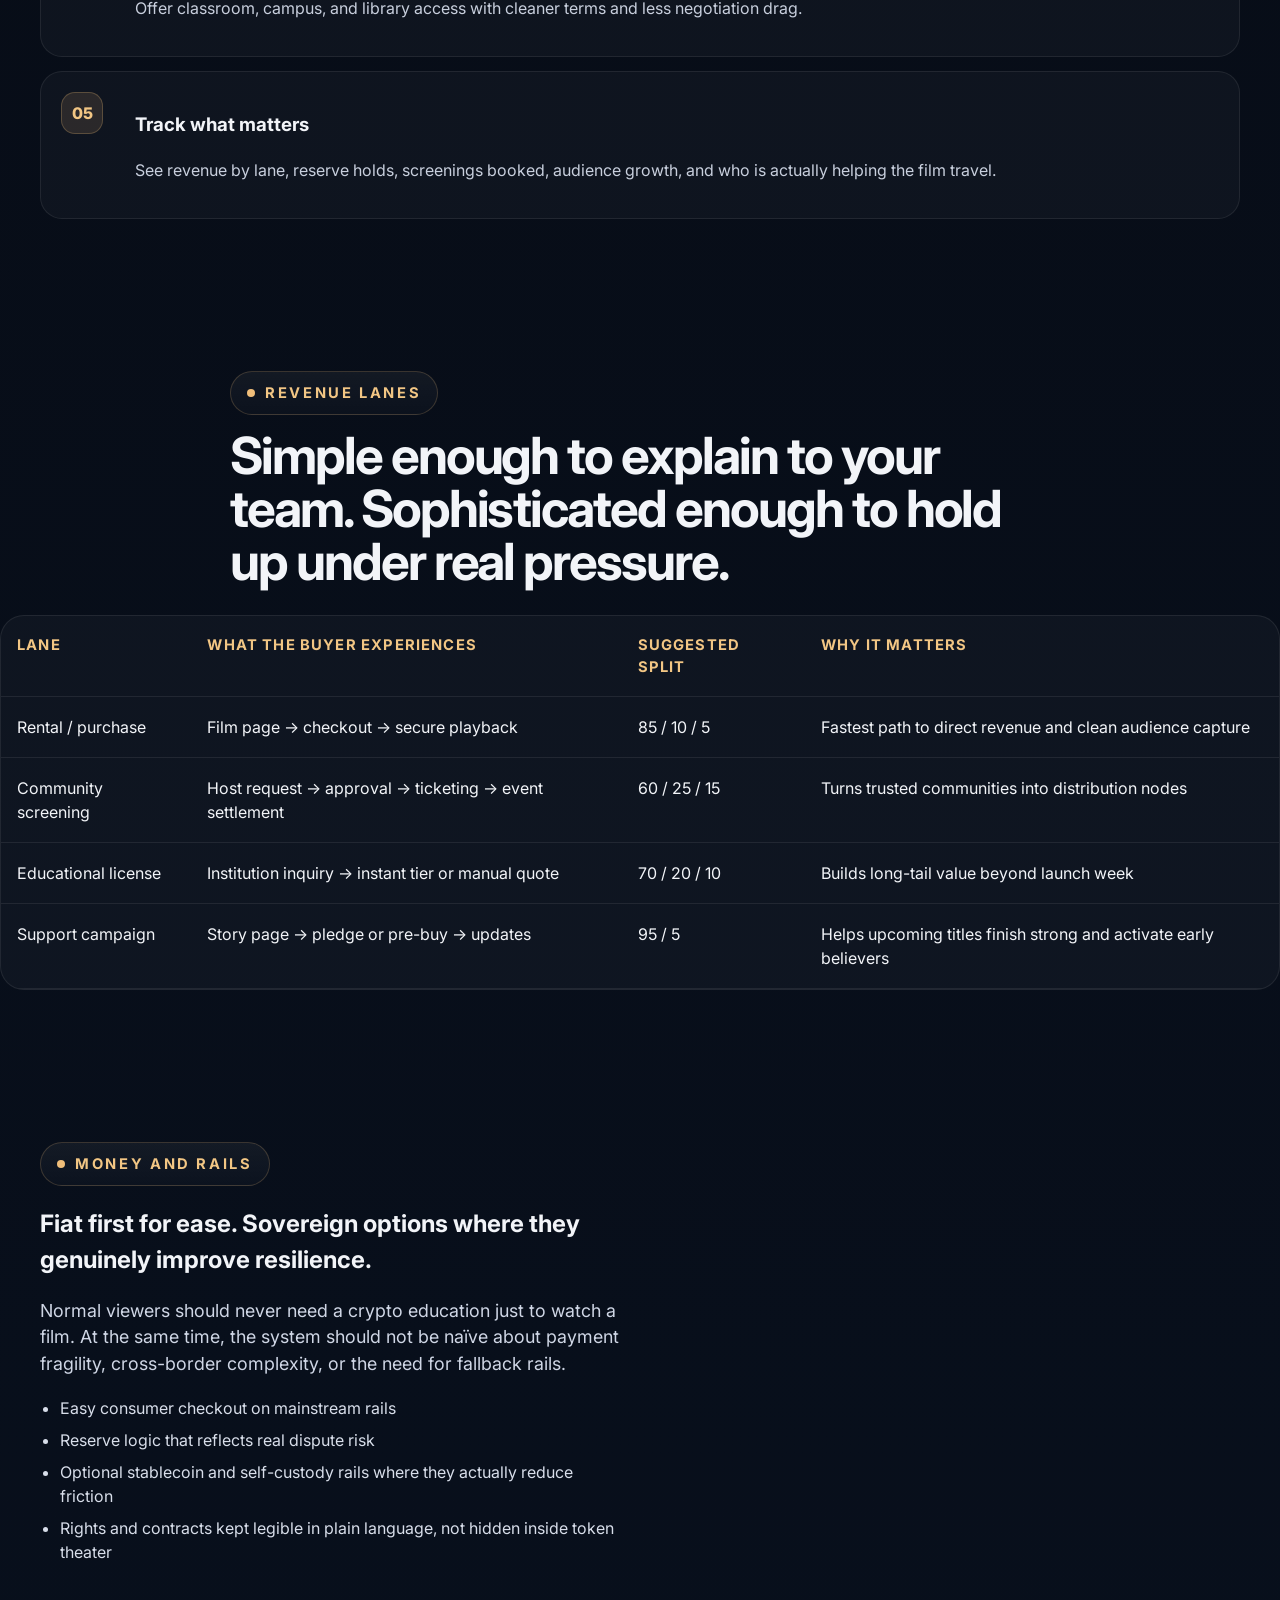
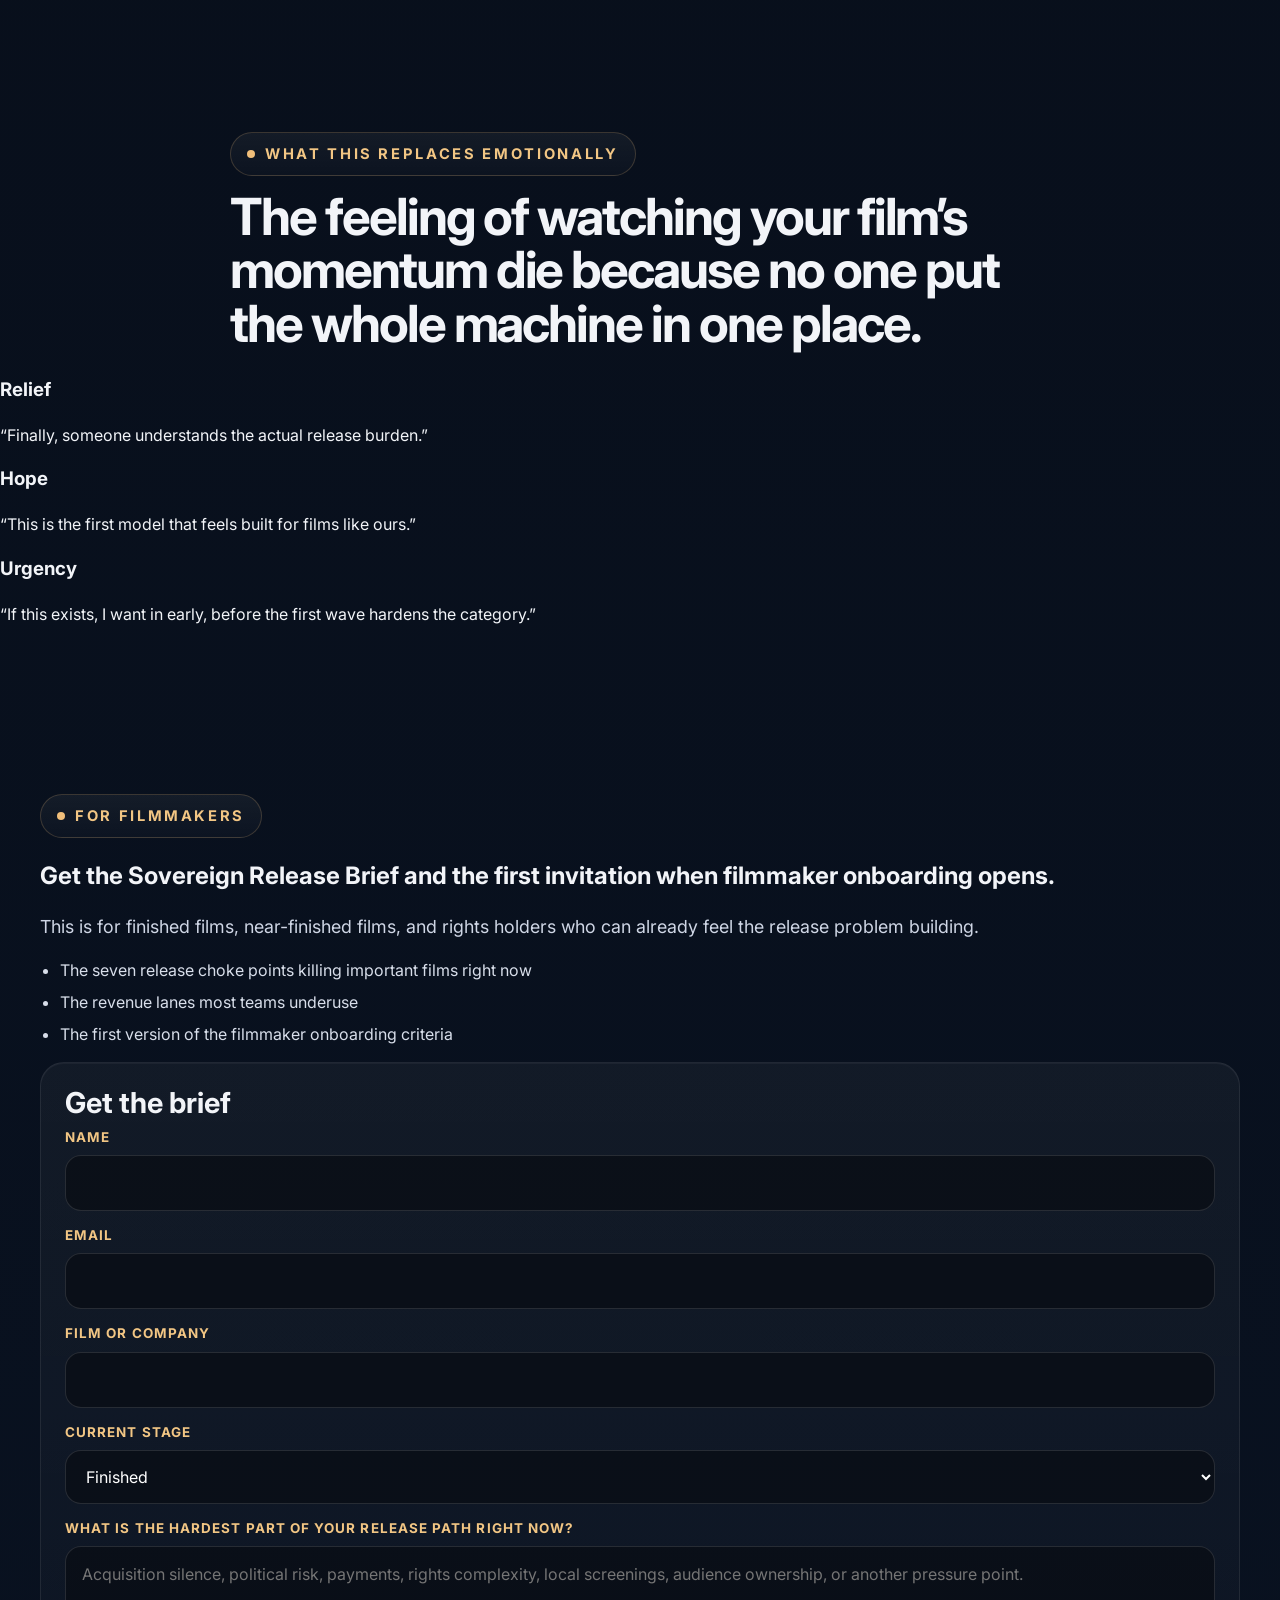
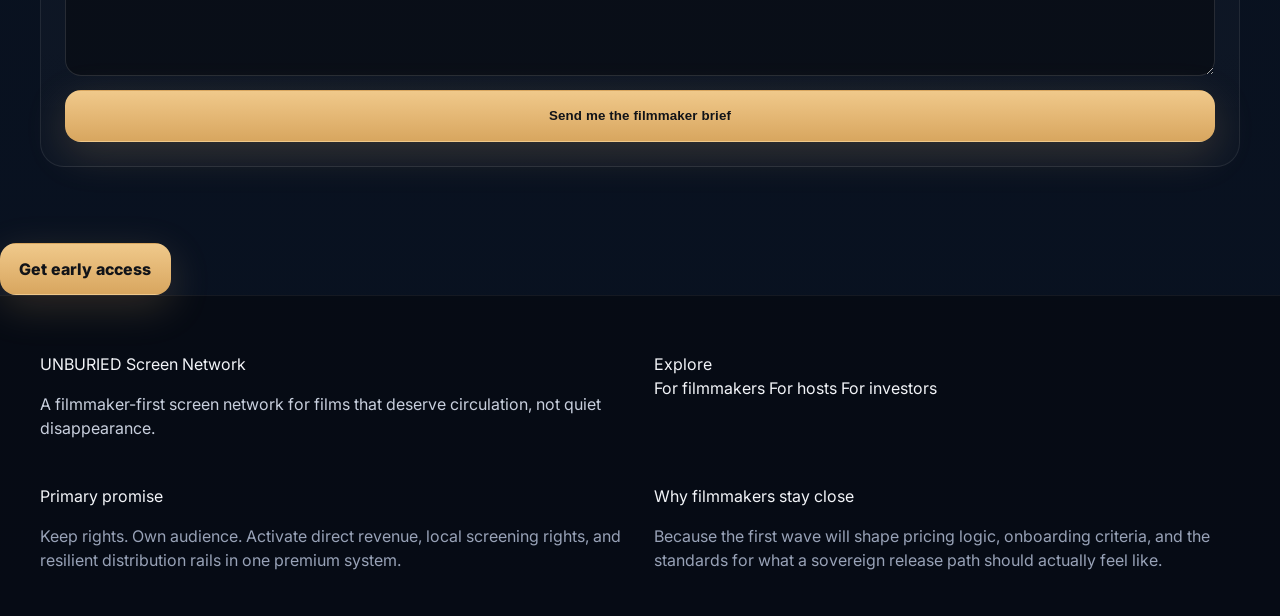
<file: filmmakers.html>
<!doctype html>
<html lang="en">
<head>
  <meta charset="utf-8">
  <meta name="viewport" content="width=device-width, initial-scale=1, viewport-fit=cover">
  <title>For Filmmakers | UNBURIED Screen Network</title>
  <meta name="description" content="Keep your rights, own your audience, and activate direct viewing, local screenings, and licensing through one premium release system.">
  <meta name="theme-color" content="#090b12">
  <meta name="robots" content="index,follow,max-image-preview:large,max-snippet:-1,max-video-preview:-1">
  <link rel="canonical" href="https://YOURDOMAIN.com/filmmakers.html">
  <link rel="icon" href="assets/icons/favicon.svg" type="image/svg+xml">
  <link rel="manifest" href="site.webmanifest">
  <meta property="og:type" content="website">
  <meta property="og:title" content="For Filmmakers | UNBURIED Screen Network">
  <meta property="og:description" content="Keep your rights, own your audience, and activate direct viewing, local screenings, and licensing through one premium release system.">
  <meta property="og:url" content="https://YOURDOMAIN.com/filmmakers.html">
  <meta property="og:image" content="https://YOURDOMAIN.com/assets/placeholders/og-cover.svg">
  <meta name="twitter:card" content="summary_large_image">
  <meta name="twitter:title" content="For Filmmakers | UNBURIED Screen Network">
  <meta name="twitter:description" content="Keep your rights, own your audience, and activate direct viewing, local screenings, and licensing through one premium release system.">
  <meta name="twitter:image" content="https://YOURDOMAIN.com/assets/placeholders/og-cover.svg">
  <link rel="preconnect" href="https://fonts.googleapis.com">
  <link rel="preconnect" href="https://fonts.gstatic.com" crossorigin>
  <link href="https://fonts.googleapis.com/css2?family=Inter:wght@400;500;600;700;800;900&family=Space+Grotesk:wght@500;700&display=swap" rel="stylesheet">
  <link rel="stylesheet" href="styles.css">
  <script type="application/ld+json">{
    "@context": "https://schema.org",
    "@type": "Organization",
    "name": "UNBURIED Screen Network",
    "url": "https://YOURDOMAIN.com",
    "logo": "https://YOURDOMAIN.com/assets/icons/favicon.svg",
    "description": "A filmmaker-first screen network for culturally important independent films facing structural distribution resistance.",
    "sameAs": []
  }</script>
  <script type="application/ld+json">{
    "@context": "https://schema.org",
    "@type": "WebSite",
    "name": "UNBURIED Screen Network",
    "url": "https://YOURDOMAIN.com",
    "description": "A filmmaker-first screen network for culturally important independent films facing structural distribution resistance.",
    "potentialAction": {
      "@type": "SubscribeAction",
      "target": "https://YOURDOMAIN.com/index.html#waitlist",
      "name": "Join the waitlist"
    }
  }</script>
  <script type="application/ld+json">{
  "@context": "https://schema.org",
  "@type": "BreadcrumbList",
  "itemListElement": [
    {"@type": "ListItem", "position": 1, "name": "Home", "item": "https://YOURDOMAIN.com/index.html"},
    {"@type": "ListItem", "position": 2, "name": "Filmmakers", "item": "https://YOURDOMAIN.com/filmmakers.html"}
  ]
}</script>
</head><body>
  <div class="progress-line" aria-hidden="true"></div>
  <a class="skip-link" href="#main">Skip to content</a>
  <header class="site-header" id="top">
    <div class="container nav-shell">
      <a class="brand" href="index.html" aria-label="UNBURIED Screen Network home">
        <span class="brand-mark" aria-hidden="true"></span>
        <span class="brand-lockup">
          <span class="brand-word">UNBURIED</span>
          <span class="brand-sub">Screen Network</span>
        </span>
      </a>
      <button class="nav-toggle" aria-label="Open menu" aria-expanded="false" aria-controls="nav-links">
        <span></span><span></span><span></span>
      </button>
      <nav class="nav-links" id="nav-links">
        <a href="index.html">Home</a>
        <a href="filmmakers.html">Filmmakers</a>
        <a href="hosts.html">Hosts</a>
        <a href="investors.html">Investors</a>
        <a href="index.html#waitlist" class="nav-cta">Get early access</a>
      </nav>
    </div>
  </header>
  <main id="main">
<section class="page-hero page-hero-filmmakers">
  <div class="container page-hero-grid">
    <div class="reveal hero-copy">
      <span class="eyebrow">For filmmakers and rights holders</span>
      <h1 class="display-title display-title-page">Release the film. Keep the rights. Get paid without building a distribution company around your life.</h1>
      <p class="lead">UNBURIED gives high-friction films a direct release path with premium watch pages, trusted host requests, educational access, audience ownership, and cleaner revenue lanes — without the patchwork chaos.</p>
      <div class="hero-actions">
        <a class="btn btn-primary" href="#filmmaker-form">Get the Sovereign Release Brief</a>
        <a class="btn btn-secondary" href="#model">See the revenue model</a>
      </div>
      <div class="hero-microproof">
        <span>Keep rights by default</span>
        <span>Own your audience relationship</span>
        <span>Watch · Host · License · Settle</span>
      </div>
      <div class="hero-magnet">
        <strong>Lead magnet: The Sovereign Release Brief</strong>
        <p>A concise map of the filmmaker-first model: direct viewing, screening rights, educational licensing, supporter capture, and payout clarity.</p>
      </div>
    </div>
    <div class="visual-panel reveal reveal-delay">
      <div class="hero-panel" aria-label="Preview of a filmmaker release system">
        <div class="hero-panel-bar"><span></span><span></span><span></span><div class="hero-panel-url">unburied.network / title / launch / rights</div></div>
        <div class="hero-panel-body">
          <section class="hero-panel-card">
            <span class="hero-panel-kicker">Release path</span>
            <h3>Watch · Host · License</h3>
            <p>One title page can open direct viewing, screening requests, educational access, and supporter momentum without splitting the experience across five brittle tools.</p>
            <div class="hero-panel-tags"><span>Direct revenue</span><span>Rights-aware flow</span></div>
          </section>
          <div class="hero-panel-row">
            <section class="hero-panel-card hero-panel-mini">
              <span class="hero-panel-kicker">Audience</span>
              <h4>Supporters becoming hosts</h4>
              <p>Viewers, educators, and curators become reusable release infrastructure instead of a ghost audience.</p>
            </section>
            <section class="hero-panel-card hero-panel-mini">
              <span class="hero-panel-kicker">Payouts</span>
              <h4>Next payout in 7 days</h4>
              <p>Revenue lanes stay visible instead of vanishing into spreadsheet sprawl and distributor silence.</p>
            </section>
          </div>
        </div>
      </div>
    </div>
  </div>
</section>

<section>
  <div class="container split-intro reveal">
    <div>
      <span class="eyebrow">Your actual 2 a.m. problem</span>
      <h2>“I made something brave and culturally important, and I still do not have a trustworthy path to get it seen, sold, protected, and paid for.”</h2>
    </div>
    <aside class="pull-quote-card">
      <p class="pull-quote">This is not only a visibility problem. It is a release architecture problem.</p>
      <p class="quote-foot">You do not need another generic host. You need infrastructure.</p>
    </aside>
  </div>
</section>

<section>
  <div class="container">
    <div class="bento-grid reveal">
      <article class="bento-card bento-wide">
        <span class="kicker">Before</span>
        <h3>You have a real film and an unreal release stack.</h3>
        <p>Festival buzz cools. Buyers stall. Streamers ask for safer positioning. Self-release means piecing together video hosting, ticketing, spreadsheets, rights emails, audience capture, payout logic, and support tickets on your own.</p>
      </article>
      <article class="bento-card">
        <span class="kicker">After</span>
        <h3>A sovereign release path</h3>
        <p>One system for direct viewing, local screenings, educational access, support campaigns, audience ownership, and resilient settlement rails.</p>
      </article>
      <article class="bento-card">
        <span class="kicker">Emotional relief</span>
        <h3>You stop carrying all of it alone</h3>
        <p>The right page, the right rights flow, the right host flow, and the right payout logic already exist.</p>
      </article>
      <article class="bento-card">
        <span class="kicker">Operational edge</span>
        <h3>Your audience becomes a living asset</h3>
        <p>Buyers, supporters, hosts, educators, and affiliates become a durable relationship graph, not a ghost audience trapped inside someone else’s feed.</p>
      </article>
    </div>
  </div>
</section>

<section id="model">
  <div class="container">
    <div class="section-head reveal">
      <span class="eyebrow">What you can do inside the network</span>
      <h2>The filmmaker model in plain language</h2>
      <p class="body-lg">Serious filmmakers do not need hype. They need a release model they can explain to their team, defend to their backers, and trust with a film that matters.</p>
    </div>
    <div class="feature-list reveal">
      <article class="feature-row"><span class="feature-step">01</span><div><h3>Onboard a title once</h3><p>Set rights, territories, pricing bands, windows, host rules, educational availability, and payout preferences in one place.</p></div></article>
      <article class="feature-row"><span class="feature-step">02</span><div><h3>Sell directly</h3><p>Activate rentals, purchases, gifts, and pre-order style campaigns without handing over the film to an opaque platform economy.</p></div></article>
      <article class="feature-row"><span class="feature-step">03</span><div><h3>Approve or automate screening rights</h3><p>Let trusted hosts move quickly while keeping more sensitive events under manual control.</p></div></article>
      <article class="feature-row"><span class="feature-step">04</span><div><h3>License for educators and institutions</h3><p>Offer classroom, campus, and library access with cleaner terms and less negotiation drag.</p></div></article>
      <article class="feature-row"><span class="feature-step">05</span><div><h3>Track what matters</h3><p>See revenue by lane, reserve holds, screenings booked, audience growth, and who is actually helping the film travel.</p></div></article>
    </div>
  </div>
</section>

<section>
  <div class="container section-head reveal">
    <span class="eyebrow">Revenue lanes</span>
    <h2>Simple enough to explain to your team. Sophisticated enough to hold up under real pressure.</h2>
  </div>
  <div class="table-wrap reveal">
    <table class="table">
      <thead>
        <tr>
          <th>Lane</th>
          <th>What the buyer experiences</th>
          <th>Suggested split</th>
          <th>Why it matters</th>
        </tr>
      </thead>
      <tbody>
        <tr>
          <td>Rental / purchase</td>
          <td>Film page → checkout → secure playback</td>
          <td>85 / 10 / 5</td>
          <td>Fastest path to direct revenue and clean audience capture</td>
        </tr>
        <tr>
          <td>Community screening</td>
          <td>Host request → approval → ticketing → event settlement</td>
          <td>60 / 25 / 15</td>
          <td>Turns trusted communities into distribution nodes</td>
        </tr>
        <tr>
          <td>Educational license</td>
          <td>Institution inquiry → instant tier or manual quote</td>
          <td>70 / 20 / 10</td>
          <td>Builds long-tail value beyond launch week</td>
        </tr>
        <tr>
          <td>Support campaign</td>
          <td>Story page → pledge or pre-buy → updates</td>
          <td>95 / 5</td>
          <td>Helps upcoming titles finish strong and activate early believers</td>
        </tr>
      </tbody>
    </table>
  </div>
</section>

<section class="section-contrast">
  <div class="container split-band reveal">
    <div>
      <span class="eyebrow">Money and rails</span>
      <h2>Fiat first for ease. Sovereign options where they genuinely improve resilience.</h2>
      <p class="body-lg">Normal viewers should never need a crypto education just to watch a film. At the same time, the system should not be naïve about payment fragility, cross-border complexity, or the need for fallback rails.</p>
      <ul class="checklist">
        <li>Easy consumer checkout on mainstream rails</li>
        <li>Reserve logic that reflects real dispute risk</li>
        <li>Optional stablecoin and self-custody rails where they actually reduce friction</li>
        <li>Rights and contracts kept legible in plain language, not hidden inside token theater</li>
      </ul>
    </div>
    <div class="visual-panel visual-panel-compact">
      <img src="assets/placeholders/payments-rails.svg" alt="Diagram showing layered payment and resilience rails for film distribution">
    </div>
  </div>
</section>

<section>
  <div class="container section-head reveal">
    <span class="eyebrow">What this replaces emotionally</span>
    <h2>The feeling of watching your film’s momentum die because no one put the whole machine in one place.</h2>
  </div>
  <div class="quote-grid reveal">
    <article class="quote-card"><h3>Relief</h3><p>“Finally, someone understands the actual release burden.”</p></article>
    <article class="quote-card"><h3>Hope</h3><p>“This is the first model that feels built for films like ours.”</p></article>
    <article class="quote-card"><h3>Urgency</h3><p>“If this exists, I want in early, before the first wave hardens the category.”</p></article>
  </div>
</section>

<section id="filmmaker-form" class="section-waitlist">
  <div class="container waitlist-shell reveal">
    <div>
      <span class="eyebrow">For filmmakers</span>
      <h2>Get the Sovereign Release Brief and the first invitation when filmmaker onboarding opens.</h2>
      <p class="body-lg">This is for finished films, near-finished films, and rights holders who can already feel the release problem building.</p>
      <ul class="checklist">
        <li>The seven release choke points killing important films right now</li>
        <li>The revenue lanes most teams underuse</li>
        <li>The first version of the filmmaker onboarding criteria</li>
      </ul>
    </div>
    <div class="form-shell form-shell-strong">
      <h3>Get the brief</h3>
      <form action="https://formspree.io/f/YOUR_FILMMAKER_FORM_ID" method="POST" class="form-grid">
        <input type="hidden" name="form_name" value="Filmmaker Waitlist">
        <label><span class="field-label">Name</span><input type="text" name="name" required></label>
        <label><span class="field-label">Email</span><input type="email" name="email" required></label>
        <label><span class="field-label">Film or company</span><input type="text" name="project"></label>
        <label><span class="field-label">Current stage</span>
          <select name="stage">
            <option>Finished</option>
            <option>Picture locked / near release</option>
            <option>In post</option>
            <option>Seeking completion support</option>
          </select>
        </label>
        <label><span class="field-label">What is the hardest part of your release path right now?</span><textarea name="note" placeholder="Acquisition silence, political risk, payments, rights complexity, local screenings, audience ownership, or another pressure point."></textarea></label>
        <button class="btn btn-primary btn-block" type="submit">Send me the filmmaker brief</button>
      </form>
    </div>
  </div>
</section>

  </main>
  <div class="mobile-cta-bar">
    <a href="index.html#waitlist" class="btn btn-primary btn-block">Get early access</a>
  </div>
  <footer class="site-footer">
    <div class="container footer-grid">
      <div>
        <div class="footer-brand">UNBURIED Screen Network</div>
        <p class="footer-copy">A filmmaker-first screen network for films that deserve circulation, not quiet disappearance.</p>
      </div>
      <div>
        <div class="footer-label">Explore</div>
        <a href="filmmakers.html">For filmmakers</a>
        <a href="hosts.html">For hosts</a>
        <a href="investors.html">For investors</a>
      </div>
      <div>
        <div class="footer-label">Primary promise</div>
        <p class="footer-note">Keep rights. Own audience. Activate direct revenue, local screening rights, and resilient distribution rails in one premium system.</p>
      </div>
      <div>
        <div class="footer-label">Why filmmakers stay close</div>
        <p class="footer-note">Because the first wave will shape pricing logic, onboarding criteria, and the standards for what a sovereign release path should actually feel like.</p>
      </div>
    </div>
  </footer>
  <script src="script.js" defer></script>
</body>
</html>
</file>
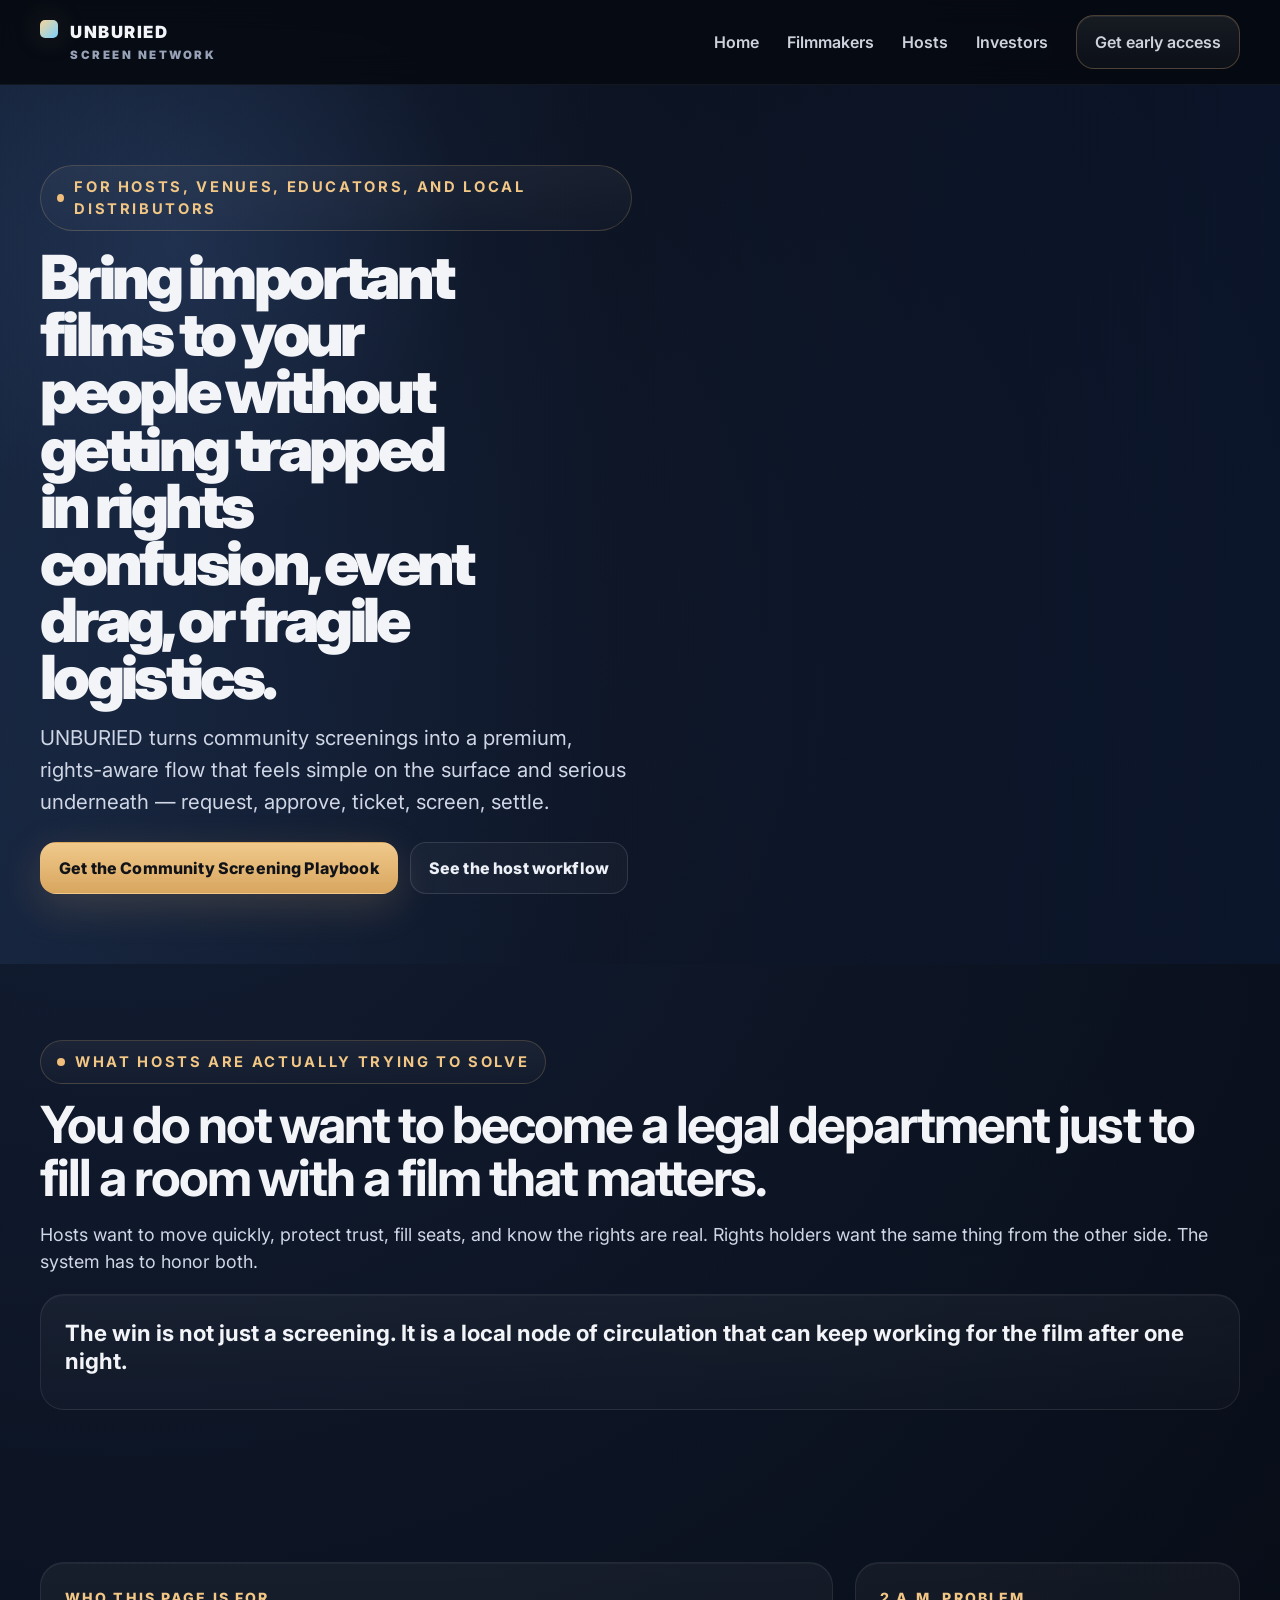
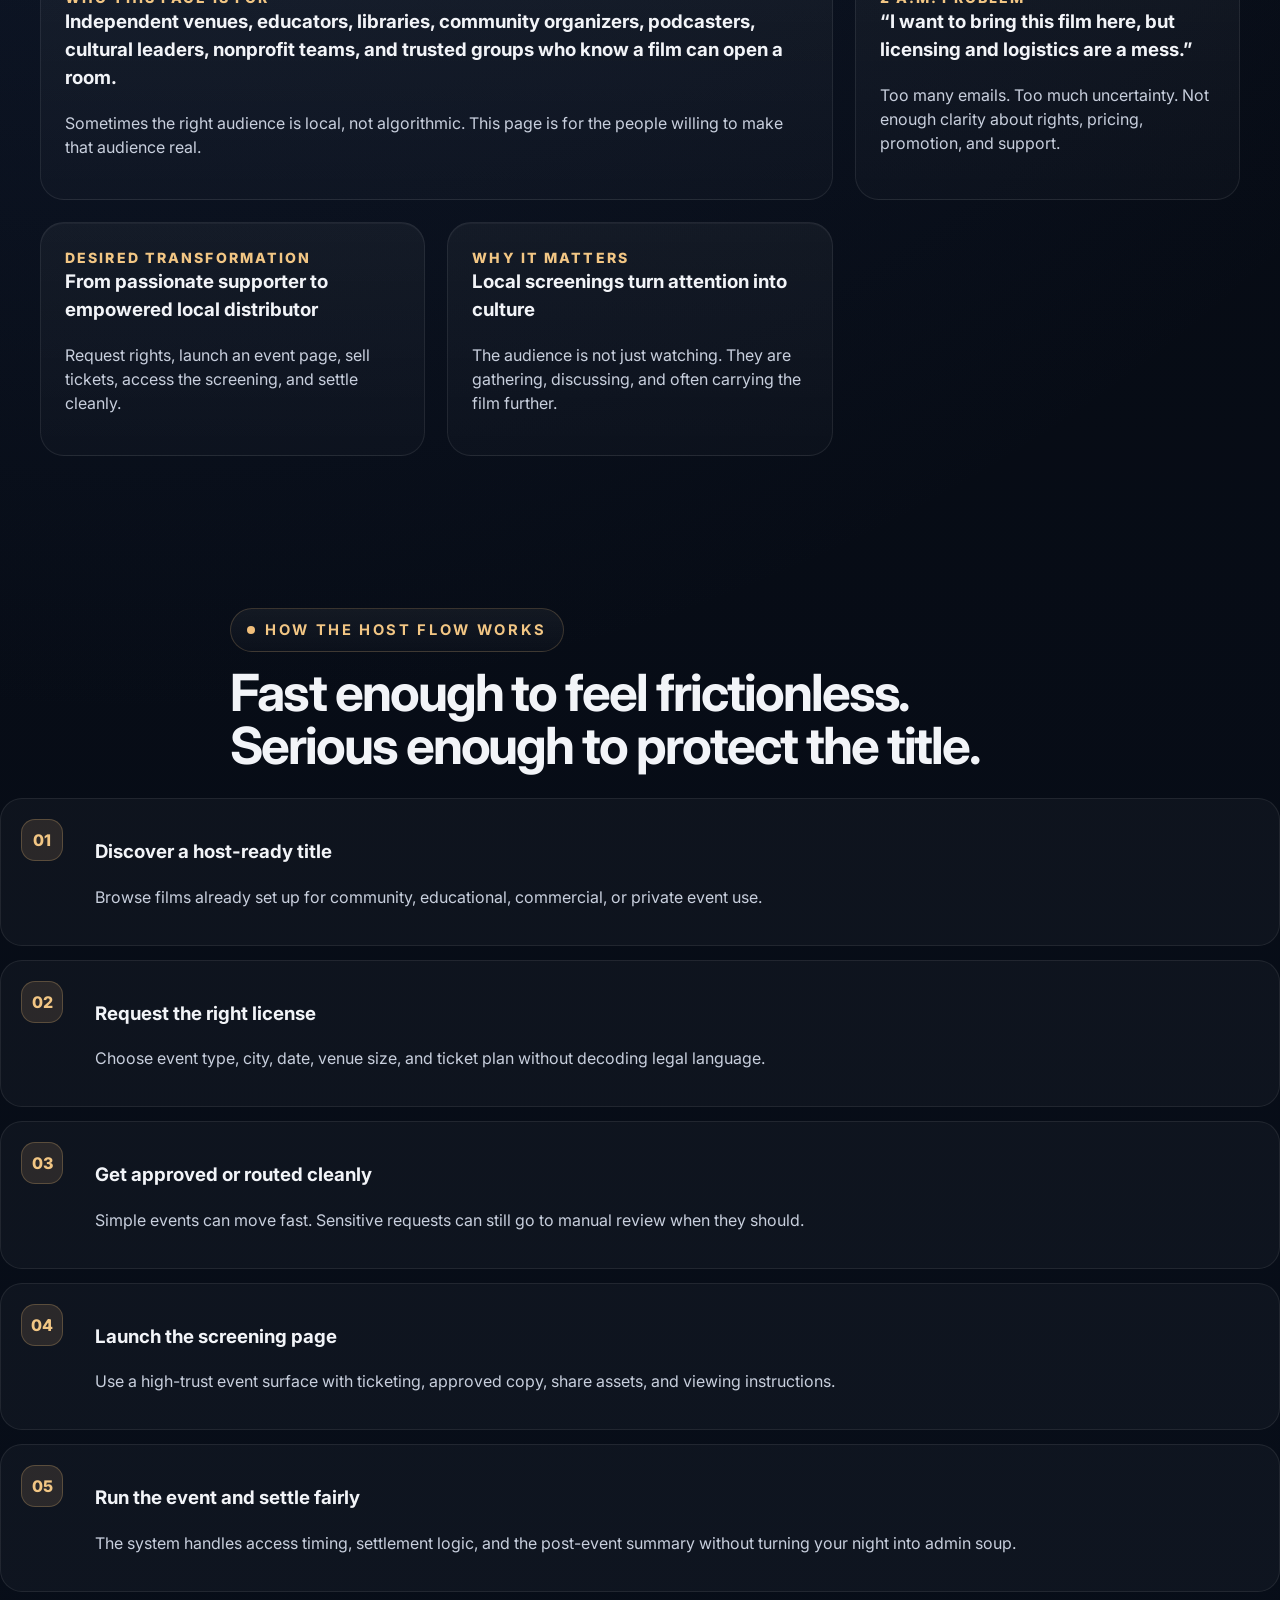
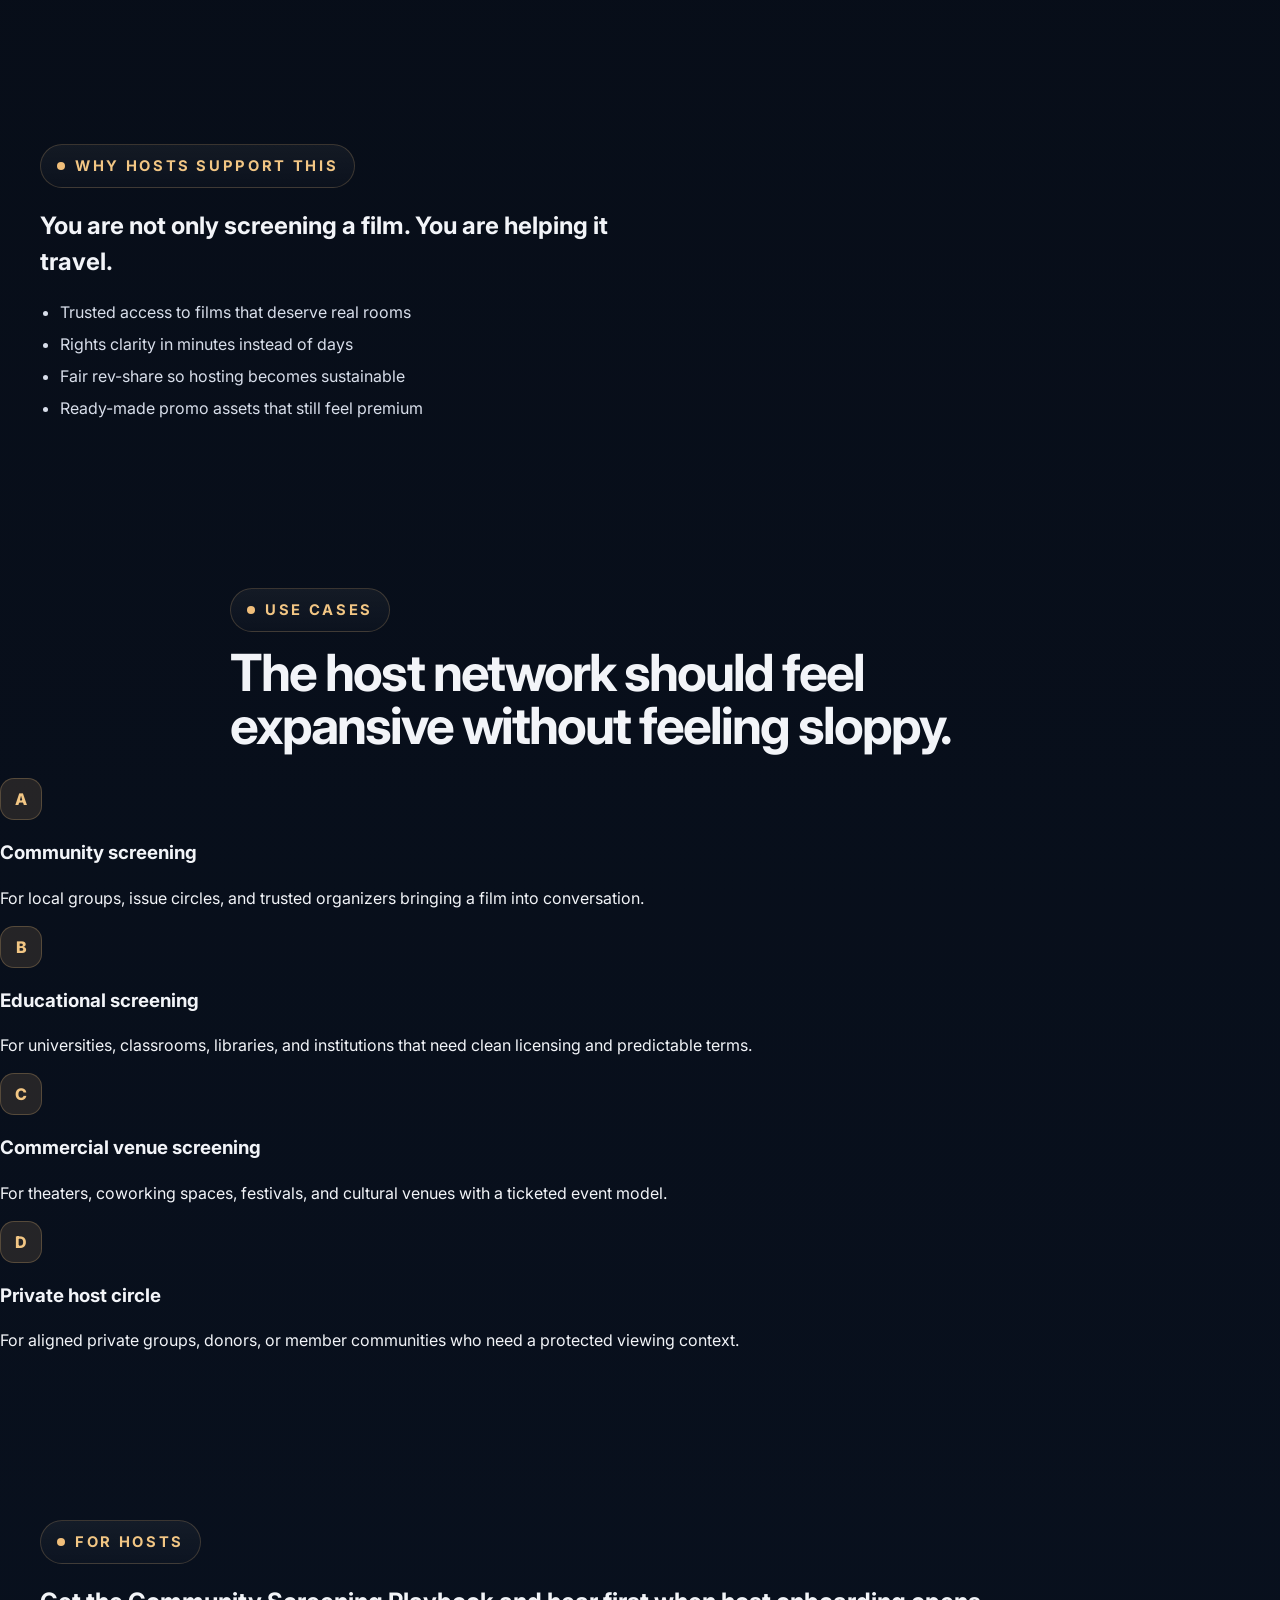
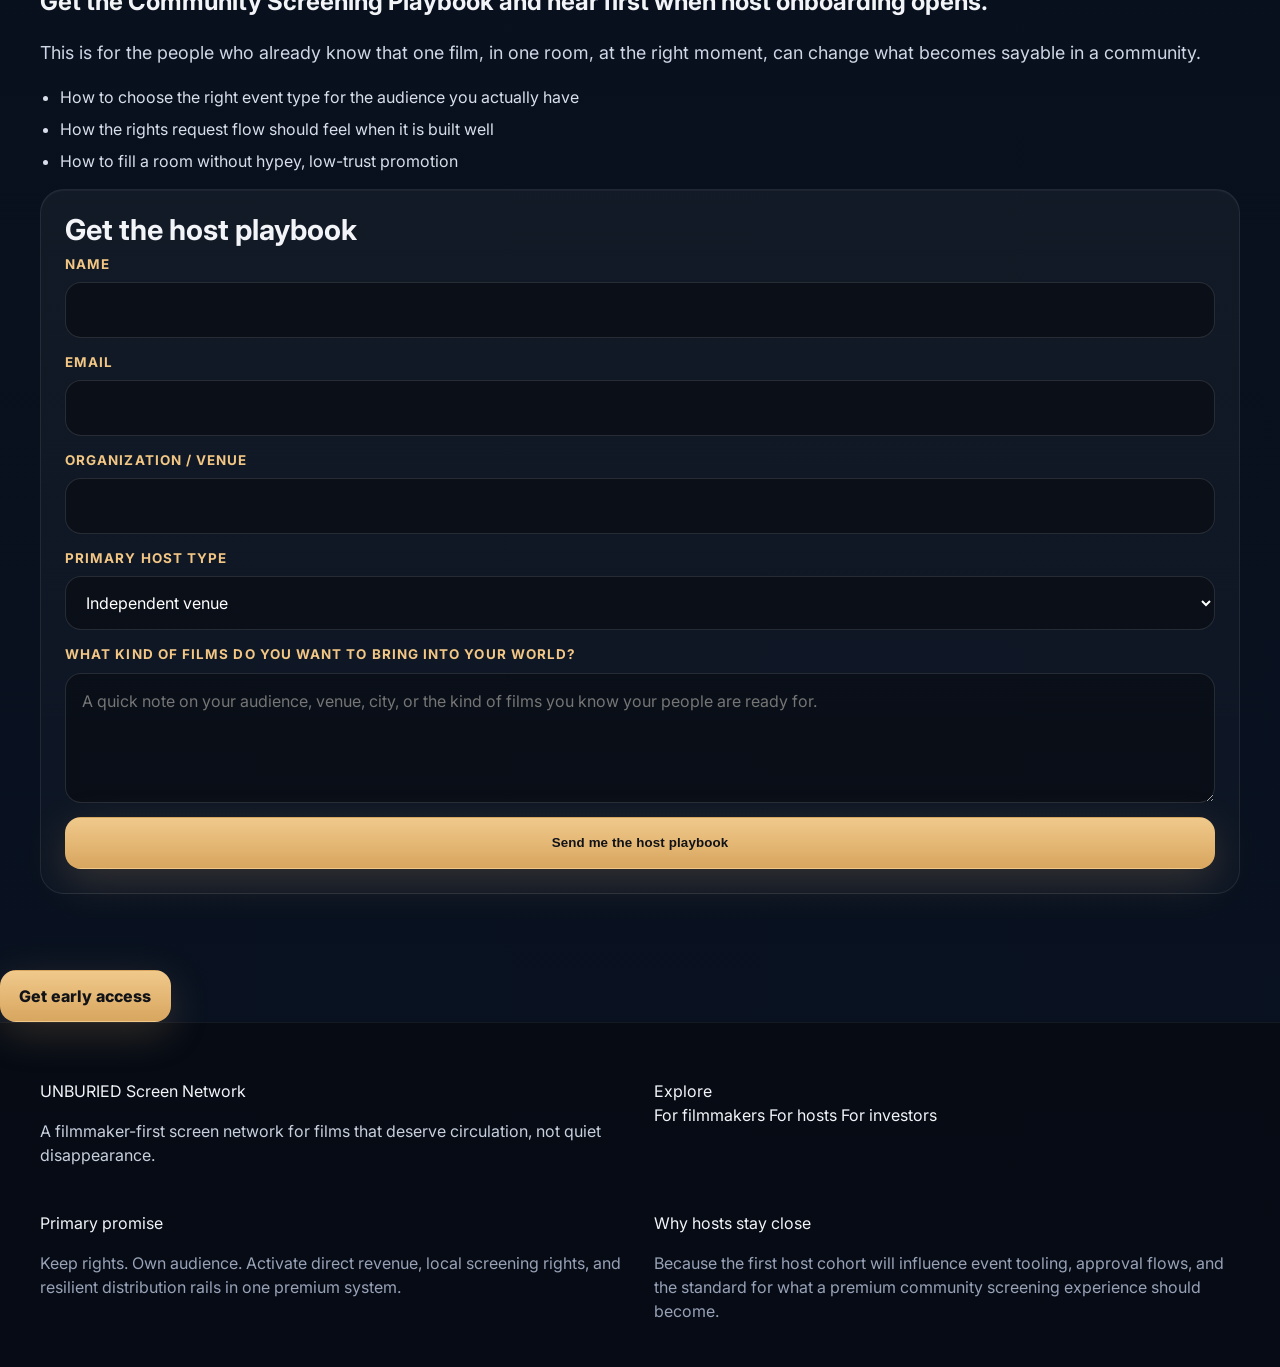
<file: hosts.html>
<!doctype html>
<html lang="en">
<head>
  <meta charset="utf-8">
  <meta name="viewport" content="width=device-width, initial-scale=1, viewport-fit=cover">
  <title>For Hosts | UNBURIED Screen Network</title>
  <meta name="description" content="Bring important films to your city, campus, venue, or community without drowning in rights confusion or event chaos.">
  <meta name="theme-color" content="#090b12">
  <meta name="robots" content="index,follow,max-image-preview:large,max-snippet:-1,max-video-preview:-1">
  <link rel="canonical" href="https://YOURDOMAIN.com/hosts.html">
  <link rel="icon" href="assets/icons/favicon.svg" type="image/svg+xml">
  <link rel="manifest" href="site.webmanifest">
  <meta property="og:type" content="website">
  <meta property="og:title" content="For Hosts | UNBURIED Screen Network">
  <meta property="og:description" content="Bring important films to your city, campus, venue, or community without drowning in rights confusion or event chaos.">
  <meta property="og:url" content="https://YOURDOMAIN.com/hosts.html">
  <meta property="og:image" content="https://YOURDOMAIN.com/assets/placeholders/og-cover.svg">
  <meta name="twitter:card" content="summary_large_image">
  <meta name="twitter:title" content="For Hosts | UNBURIED Screen Network">
  <meta name="twitter:description" content="Bring important films to your city, campus, venue, or community without drowning in rights confusion or event chaos.">
  <meta name="twitter:image" content="https://YOURDOMAIN.com/assets/placeholders/og-cover.svg">
  <link rel="preconnect" href="https://fonts.googleapis.com">
  <link rel="preconnect" href="https://fonts.gstatic.com" crossorigin>
  <link href="https://fonts.googleapis.com/css2?family=Inter:wght@400;500;600;700;800;900&family=Space+Grotesk:wght@500;700&display=swap" rel="stylesheet">
  <link rel="stylesheet" href="styles.css">
  <script type="application/ld+json">{
    "@context": "https://schema.org",
    "@type": "Organization",
    "name": "UNBURIED Screen Network",
    "url": "https://YOURDOMAIN.com",
    "logo": "https://YOURDOMAIN.com/assets/icons/favicon.svg",
    "description": "A filmmaker-first screen network for culturally important independent films facing structural distribution resistance.",
    "sameAs": []
  }</script>
  <script type="application/ld+json">{
    "@context": "https://schema.org",
    "@type": "WebSite",
    "name": "UNBURIED Screen Network",
    "url": "https://YOURDOMAIN.com",
    "description": "A filmmaker-first screen network for culturally important independent films facing structural distribution resistance.",
    "potentialAction": {
      "@type": "SubscribeAction",
      "target": "https://YOURDOMAIN.com/index.html#waitlist",
      "name": "Join the waitlist"
    }
  }</script>
  <script type="application/ld+json">{
  "@context": "https://schema.org",
  "@type": "BreadcrumbList",
  "itemListElement": [
    {"@type": "ListItem", "position": 1, "name": "Home", "item": "https://YOURDOMAIN.com/index.html"},
    {"@type": "ListItem", "position": 2, "name": "Hosts", "item": "https://YOURDOMAIN.com/hosts.html"}
  ]
}</script>
</head><body>
  <div class="progress-line" aria-hidden="true"></div>
  <a class="skip-link" href="#main">Skip to content</a>
  <header class="site-header" id="top">
    <div class="container nav-shell">
      <a class="brand" href="index.html" aria-label="UNBURIED Screen Network home">
        <span class="brand-mark" aria-hidden="true"></span>
        <span class="brand-lockup">
          <span class="brand-word">UNBURIED</span>
          <span class="brand-sub">Screen Network</span>
        </span>
      </a>
      <button class="nav-toggle" aria-label="Open menu" aria-expanded="false" aria-controls="nav-links">
        <span></span><span></span><span></span>
      </button>
      <nav class="nav-links" id="nav-links">
        <a href="index.html">Home</a>
        <a href="filmmakers.html">Filmmakers</a>
        <a href="hosts.html">Hosts</a>
        <a href="investors.html">Investors</a>
        <a href="index.html#waitlist" class="nav-cta">Get early access</a>
      </nav>
    </div>
  </header>
  <main id="main">
<section class="page-hero page-hero-hosts">
  <div class="container page-hero-grid">
    <div class="reveal">
      <span class="eyebrow">For hosts, venues, educators, and local distributors</span>
      <h1 class="display-title display-title-page">Bring important films to your people without getting trapped in rights confusion, event drag, or fragile logistics.</h1>
      <p class="lead">UNBURIED turns community screenings into a premium, rights-aware flow that feels simple on the surface and serious underneath — request, approve, ticket, screen, settle.</p>
      <div class="hero-actions">
        <a class="btn btn-primary" href="#host-form">Get the Community Screening Playbook</a>
        <a class="btn btn-secondary" href="#workflow">See the host workflow</a>
      </div>
    </div>
    <div class="visual-panel reveal reveal-delay">
      <img src="assets/placeholders/hosts-hero.svg" alt="Premium local screening network across multiple cities">
    </div>
  </div>
</section>

<section>
  <div class="container split-intro reveal">
    <div>
      <span class="eyebrow">What hosts are actually trying to solve</span>
      <h2>You do not want to become a legal department just to fill a room with a film that matters.</h2>
      <p class="body-lg">Hosts want to move quickly, protect trust, fill seats, and know the rights are real. Rights holders want the same thing from the other side. The system has to honor both.</p>
    </div>
    <aside class="pull-quote-card">
      <p class="pull-quote">The win is not just a screening. It is a local node of circulation that can keep working for the film after one night.</p>
    </aside>
  </div>
</section>

<section>
  <div class="container bento-grid reveal">
    <article class="bento-card bento-wide">
      <span class="kicker">Who this page is for</span>
      <h3>Independent venues, educators, libraries, community organizers, podcasters, cultural leaders, nonprofit teams, and trusted groups who know a film can open a room.</h3>
      <p>Sometimes the right audience is local, not algorithmic. This page is for the people willing to make that audience real.</p>
    </article>
    <article class="bento-card">
      <span class="kicker">2 a.m. problem</span>
      <h3>“I want to bring this film here, but licensing and logistics are a mess.”</h3>
      <p>Too many emails. Too much uncertainty. Not enough clarity about rights, pricing, promotion, and support.</p>
    </article>
    <article class="bento-card">
      <span class="kicker">Desired transformation</span>
      <h3>From passionate supporter to empowered local distributor</h3>
      <p>Request rights, launch an event page, sell tickets, access the screening, and settle cleanly.</p>
    </article>
    <article class="bento-card">
      <span class="kicker">Why it matters</span>
      <h3>Local screenings turn attention into culture</h3>
      <p>The audience is not just watching. They are gathering, discussing, and often carrying the film further.</p>
    </article>
  </div>
</section>

<section id="workflow">
  <div class="container section-head reveal">
    <span class="eyebrow">How the host flow works</span>
    <h2>Fast enough to feel frictionless. Serious enough to protect the title.</h2>
  </div>
  <div class="feature-list reveal">
    <article class="feature-row"><span class="feature-step">01</span><div><h3>Discover a host-ready title</h3><p>Browse films already set up for community, educational, commercial, or private event use.</p></div></article>
    <article class="feature-row"><span class="feature-step">02</span><div><h3>Request the right license</h3><p>Choose event type, city, date, venue size, and ticket plan without decoding legal language.</p></div></article>
    <article class="feature-row"><span class="feature-step">03</span><div><h3>Get approved or routed cleanly</h3><p>Simple events can move fast. Sensitive requests can still go to manual review when they should.</p></div></article>
    <article class="feature-row"><span class="feature-step">04</span><div><h3>Launch the screening page</h3><p>Use a high-trust event surface with ticketing, approved copy, share assets, and viewing instructions.</p></div></article>
    <article class="feature-row"><span class="feature-step">05</span><div><h3>Run the event and settle fairly</h3><p>The system handles access timing, settlement logic, and the post-event summary without turning your night into admin soup.</p></div></article>
  </div>
</section>

<section class="section-contrast">
  <div class="container split-band reveal">
    <div>
      <span class="eyebrow">Why hosts support this</span>
      <h2>You are not only screening a film. You are helping it travel.</h2>
      <ul class="checklist">
        <li>Trusted access to films that deserve real rooms</li>
        <li>Rights clarity in minutes instead of days</li>
        <li>Fair rev-share so hosting becomes sustainable</li>
        <li>Ready-made promo assets that still feel premium</li>
      </ul>
    </div>
    <div class="visual-panel visual-panel-compact">
      <img src="assets/placeholders/hosts-event.svg" alt="Polished local screening event and host toolkit">
    </div>
  </div>
</section>

<section>
  <div class="container section-head reveal">
    <span class="eyebrow">Use cases</span>
    <h2>The host network should feel expansive without feeling sloppy.</h2>
  </div>
  <div class="pillars-grid reveal">
    <article class="feature-card"><span class="feature-step">A</span><h3>Community screening</h3><p>For local groups, issue circles, and trusted organizers bringing a film into conversation.</p></article>
    <article class="feature-card"><span class="feature-step">B</span><h3>Educational screening</h3><p>For universities, classrooms, libraries, and institutions that need clean licensing and predictable terms.</p></article>
    <article class="feature-card"><span class="feature-step">C</span><h3>Commercial venue screening</h3><p>For theaters, coworking spaces, festivals, and cultural venues with a ticketed event model.</p></article>
    <article class="feature-card"><span class="feature-step">D</span><h3>Private host circle</h3><p>For aligned private groups, donors, or member communities who need a protected viewing context.</p></article>
  </div>
</section>

<section id="host-form" class="section-waitlist">
  <div class="container waitlist-shell reveal">
    <div>
      <span class="eyebrow">For hosts</span>
      <h2>Get the Community Screening Playbook and hear first when host onboarding opens.</h2>
      <p class="body-lg">This is for the people who already know that one film, in one room, at the right moment, can change what becomes sayable in a community.</p>
      <ul class="checklist">
        <li>How to choose the right event type for the audience you actually have</li>
        <li>How the rights request flow should feel when it is built well</li>
        <li>How to fill a room without hypey, low-trust promotion</li>
      </ul>
    </div>
    <div class="form-shell form-shell-strong">
      <h3>Get the host playbook</h3>
      <form action="https://formspree.io/f/mykbapak" method="POST" class="form-grid">
        <input type="hidden" name="form_name" value="Host Waitlist">
        <label><span class="field-label">Name</span><input type="text" name="name" required></label>
        <label><span class="field-label">Email</span><input type="email" name="email" required></label>
        <label><span class="field-label">Organization / venue</span><input type="text" name="organization"></label>
        <label><span class="field-label">Primary host type</span>
          <select name="host_type">
            <option>Independent venue</option>
            <option>Educator / campus</option>
            <option>Community organizer</option>
            <option>Nonprofit / issue network</option>
            <option>Podcast / creator audience</option>
          </select>
        </label>
        <label><span class="field-label">What kind of films do you want to bring into your world?</span><textarea name="note" placeholder="A quick note on your audience, venue, city, or the kind of films you know your people are ready for."></textarea></label>
        <button class="btn btn-primary btn-block" type="submit">Send me the host playbook</button>
      </form>
    </div>
  </div>
</section>

  </main>
  <div class="mobile-cta-bar">
    <a href="index.html#waitlist" class="btn btn-primary btn-block">Get early access</a>
  </div>
  <footer class="site-footer">
    <div class="container footer-grid">
      <div>
        <div class="footer-brand">UNBURIED Screen Network</div>
        <p class="footer-copy">A filmmaker-first screen network for films that deserve circulation, not quiet disappearance.</p>
      </div>
      <div>
        <div class="footer-label">Explore</div>
        <a href="filmmakers.html">For filmmakers</a>
        <a href="hosts.html">For hosts</a>
        <a href="investors.html">For investors</a>
      </div>
      <div>
        <div class="footer-label">Primary promise</div>
        <p class="footer-note">Keep rights. Own audience. Activate direct revenue, local screening rights, and resilient distribution rails in one premium system.</p>
      </div>
      <div>
        <div class="footer-label">Why hosts stay close</div>
        <p class="footer-note">Because the first host cohort will influence event tooling, approval flows, and the standard for what a premium community screening experience should become.</p>
      </div>
    </div>
  </footer>
  <script src="script.js" defer></script>
</body>
</html>
</file>
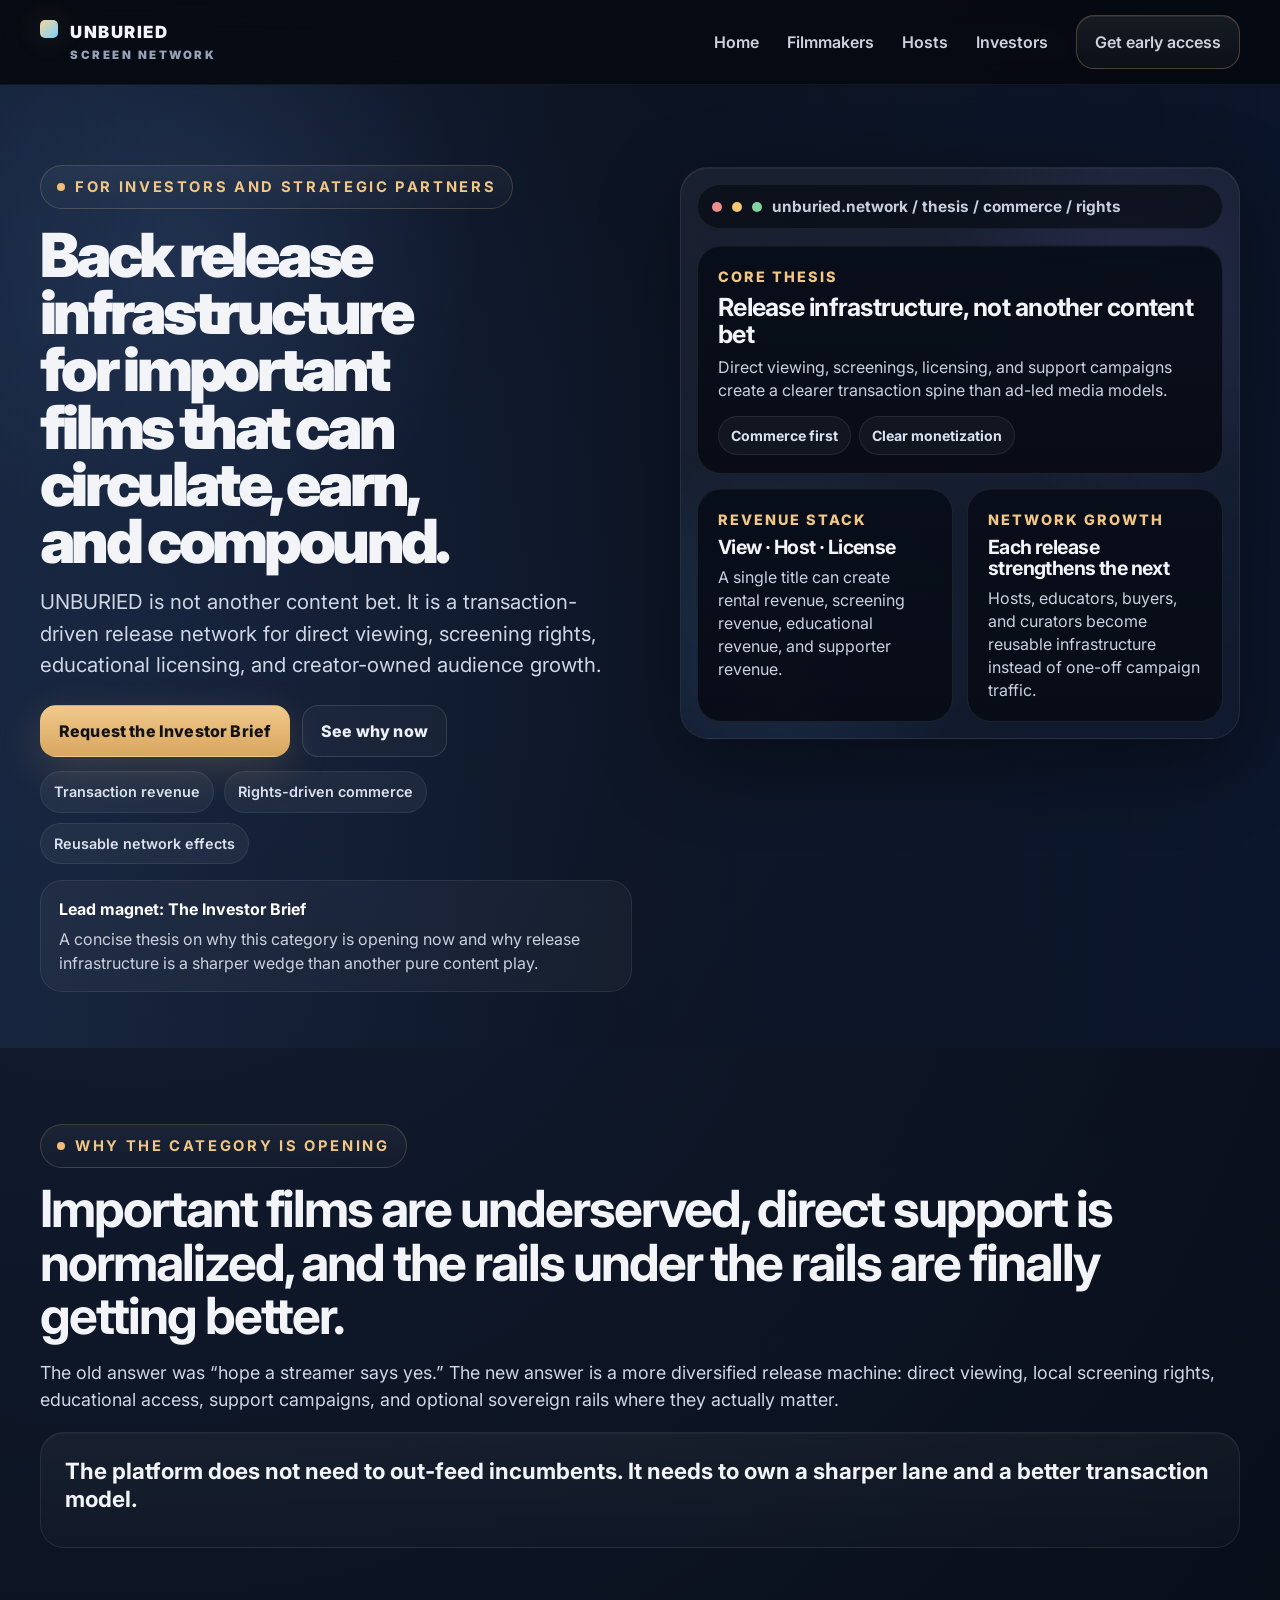
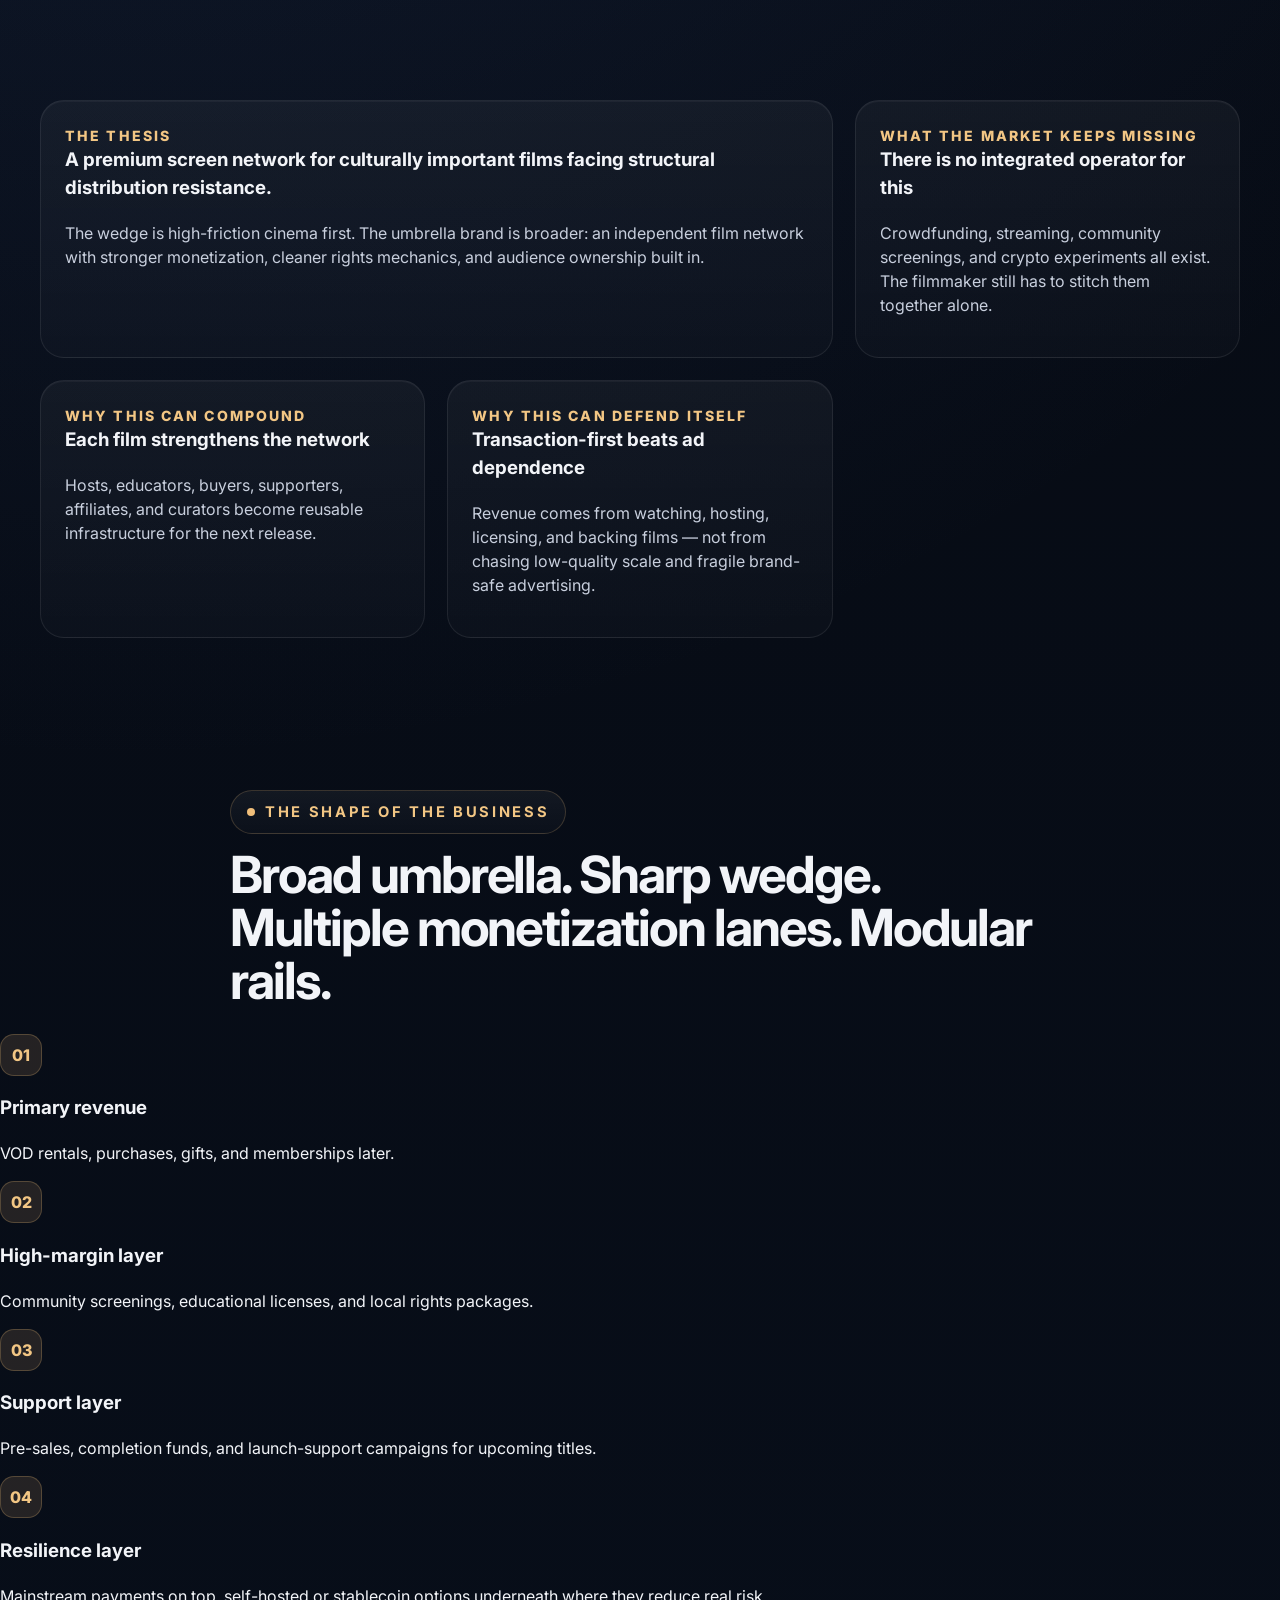
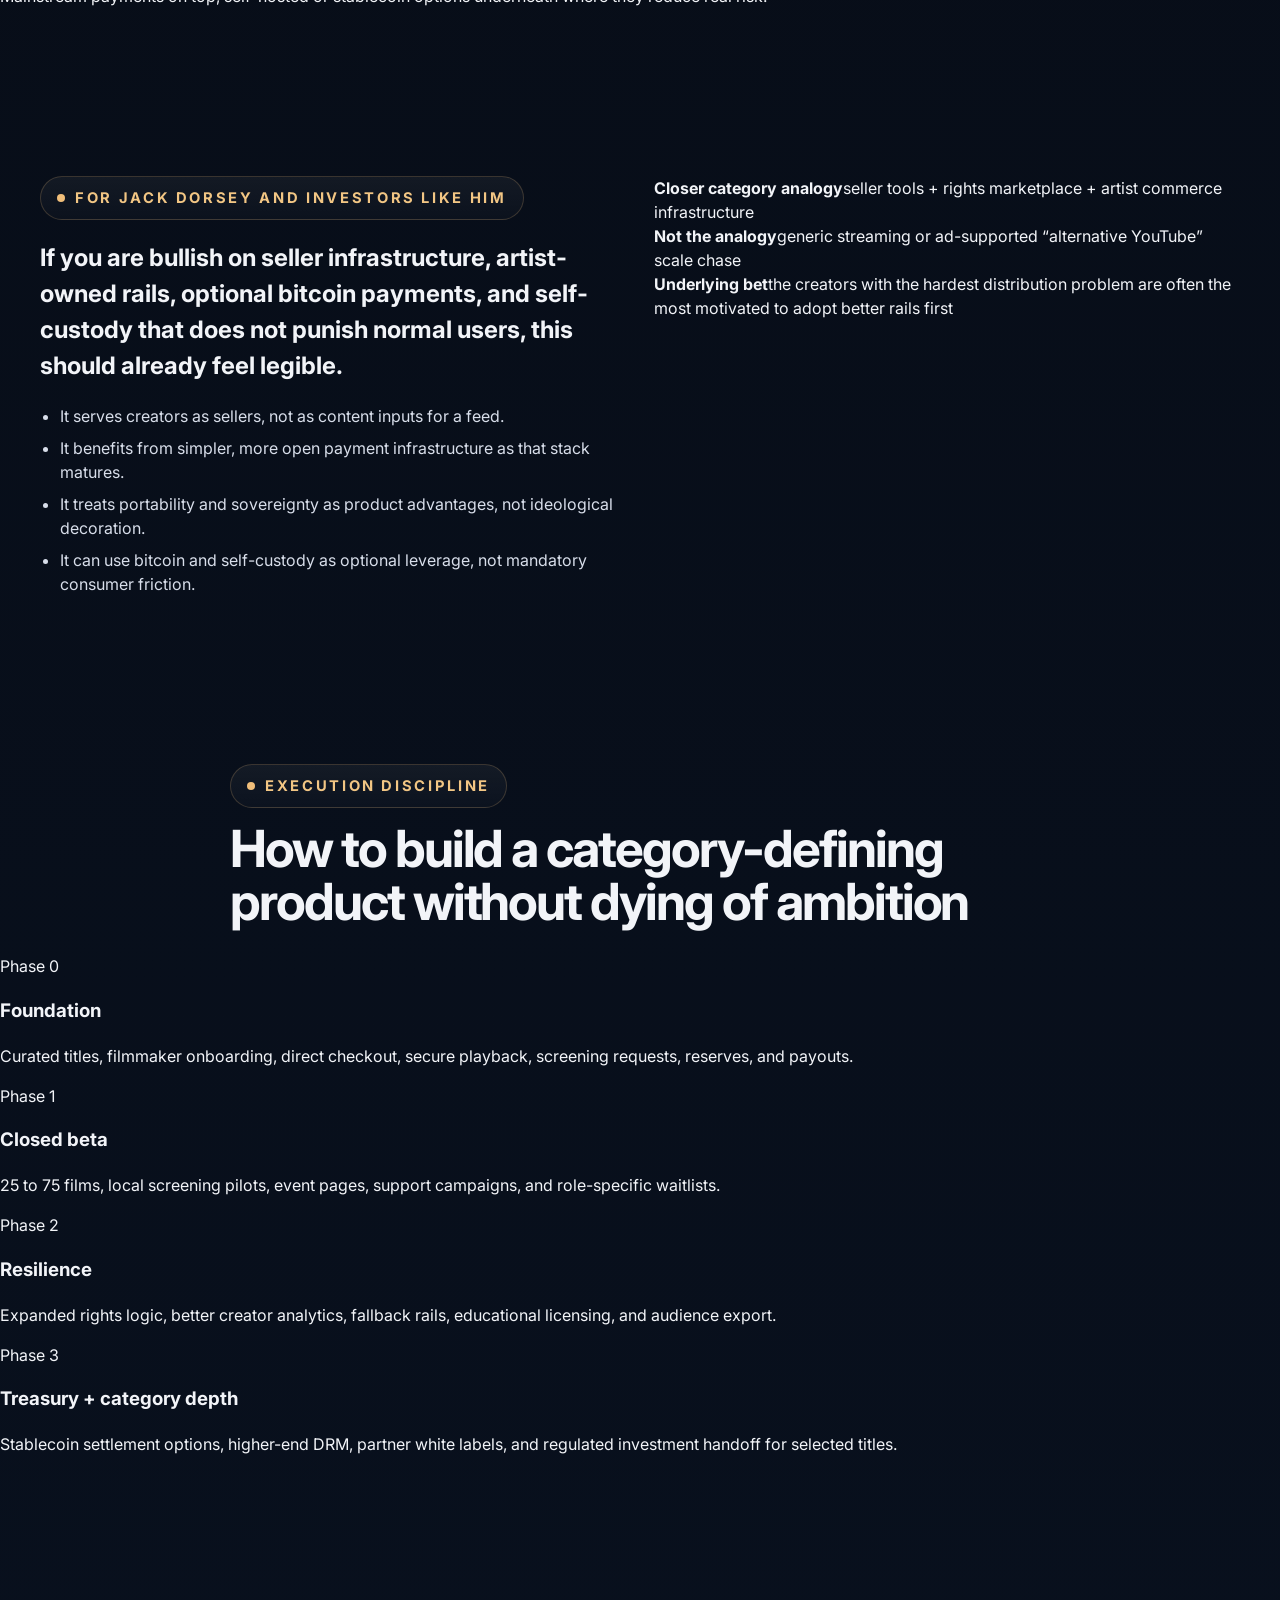
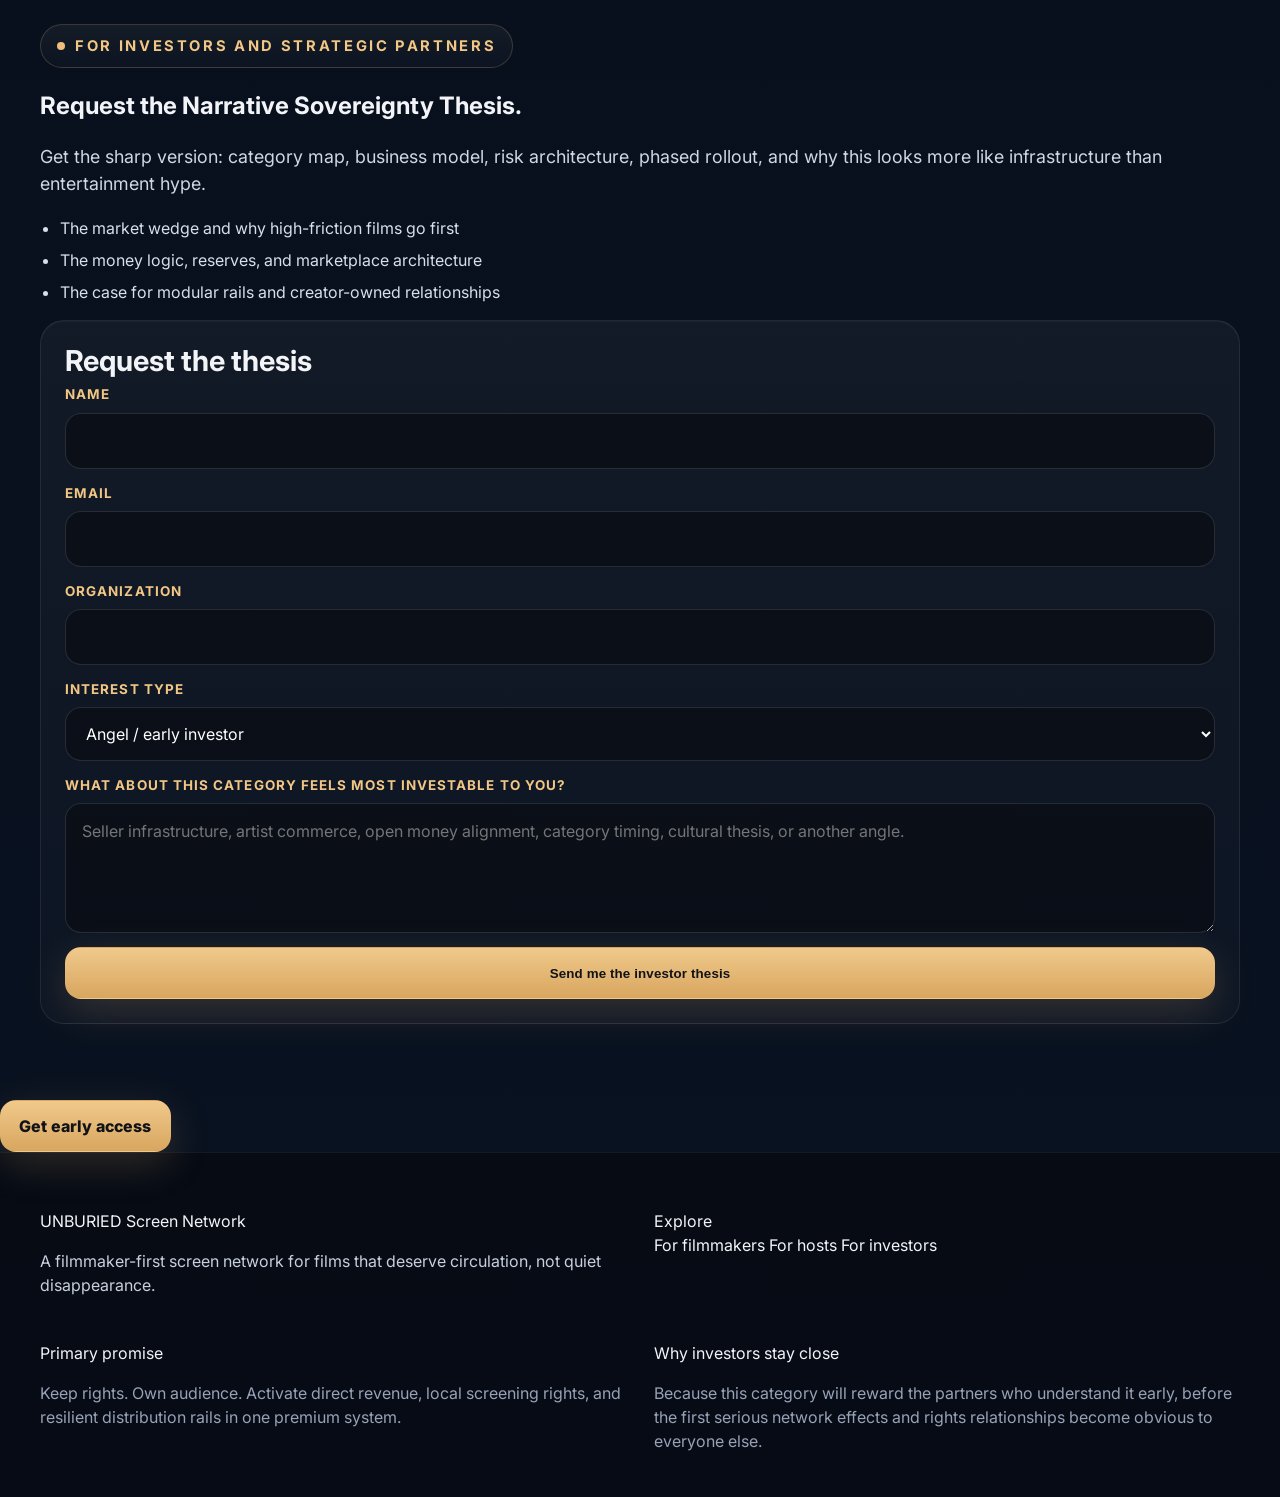
<file: investors.html>
<!doctype html>
<html lang="en">
<head>
  <meta charset="utf-8">
  <meta name="viewport" content="width=device-width, initial-scale=1, viewport-fit=cover">
  <title>For Investors | UNBURIED Screen Network</title>
  <meta name="description" content="A category bet on creator-controlled film commerce, local screening rights, modular payment rails, and artist-owned distribution infrastructure.">
  <meta name="theme-color" content="#090b12">
  <meta name="robots" content="index,follow,max-image-preview:large,max-snippet:-1,max-video-preview:-1">
  <link rel="canonical" href="https://YOURDOMAIN.com/investors.html">
  <link rel="icon" href="assets/icons/favicon.svg" type="image/svg+xml">
  <link rel="manifest" href="site.webmanifest">
  <meta property="og:type" content="website">
  <meta property="og:title" content="For Investors | UNBURIED Screen Network">
  <meta property="og:description" content="A category bet on creator-controlled film commerce, local screening rights, modular payment rails, and artist-owned distribution infrastructure.">
  <meta property="og:url" content="https://YOURDOMAIN.com/investors.html">
  <meta property="og:image" content="https://YOURDOMAIN.com/assets/placeholders/og-cover.svg">
  <meta name="twitter:card" content="summary_large_image">
  <meta name="twitter:title" content="For Investors | UNBURIED Screen Network">
  <meta name="twitter:description" content="A category bet on creator-controlled film commerce, local screening rights, modular payment rails, and artist-owned distribution infrastructure.">
  <meta name="twitter:image" content="https://YOURDOMAIN.com/assets/placeholders/og-cover.svg">
  <link rel="preconnect" href="https://fonts.googleapis.com">
  <link rel="preconnect" href="https://fonts.gstatic.com" crossorigin>
  <link href="https://fonts.googleapis.com/css2?family=Inter:wght@400;500;600;700;800;900&family=Space+Grotesk:wght@500;700&display=swap" rel="stylesheet">
  <link rel="stylesheet" href="styles.css">
  <script type="application/ld+json">{
    "@context": "https://schema.org",
    "@type": "Organization",
    "name": "UNBURIED Screen Network",
    "url": "https://YOURDOMAIN.com",
    "logo": "https://YOURDOMAIN.com/assets/icons/favicon.svg",
    "description": "A filmmaker-first screen network for culturally important independent films facing structural distribution resistance.",
    "sameAs": []
  }</script>
  <script type="application/ld+json">{
    "@context": "https://schema.org",
    "@type": "WebSite",
    "name": "UNBURIED Screen Network",
    "url": "https://YOURDOMAIN.com",
    "description": "A filmmaker-first screen network for culturally important independent films facing structural distribution resistance.",
    "potentialAction": {
      "@type": "SubscribeAction",
      "target": "https://YOURDOMAIN.com/index.html#waitlist",
      "name": "Join the waitlist"
    }
  }</script>
  <script type="application/ld+json">{
  "@context": "https://schema.org",
  "@type": "BreadcrumbList",
  "itemListElement": [
    {"@type": "ListItem", "position": 1, "name": "Home", "item": "https://YOURDOMAIN.com/index.html"},
    {"@type": "ListItem", "position": 2, "name": "Investors", "item": "https://YOURDOMAIN.com/investors.html"}
  ]
}</script>
</head><body>
  <div class="progress-line" aria-hidden="true"></div>
  <a class="skip-link" href="#main">Skip to content</a>
  <header class="site-header" id="top">
    <div class="container nav-shell">
      <a class="brand" href="index.html" aria-label="UNBURIED Screen Network home">
        <span class="brand-mark" aria-hidden="true"></span>
        <span class="brand-lockup">
          <span class="brand-word">UNBURIED</span>
          <span class="brand-sub">Screen Network</span>
        </span>
      </a>
      <button class="nav-toggle" aria-label="Open menu" aria-expanded="false" aria-controls="nav-links">
        <span></span><span></span><span></span>
      </button>
      <nav class="nav-links" id="nav-links">
        <a href="index.html">Home</a>
        <a href="filmmakers.html">Filmmakers</a>
        <a href="hosts.html">Hosts</a>
        <a href="investors.html">Investors</a>
        <a href="index.html#waitlist" class="nav-cta">Get early access</a>
      </nav>
    </div>
  </header>
  <main id="main">
<section class="page-hero page-hero-investors">
  <div class="container page-hero-grid">
    <div class="reveal hero-copy">
      <span class="eyebrow">For investors and strategic partners</span>
      <h1 class="display-title display-title-page">Back release infrastructure for important films that can circulate, earn, and compound.</h1>
      <p class="lead">UNBURIED is not another content bet. It is a transaction-driven release network for direct viewing, screening rights, educational licensing, and creator-owned audience growth.</p>
      <div class="hero-actions">
        <a class="btn btn-primary" href="#investor-form">Request the Investor Brief</a>
        <a class="btn btn-secondary" href="#why-now">See why now</a>
      </div>
      <div class="hero-microproof">
        <span>Transaction revenue</span>
        <span>Rights-driven commerce</span>
        <span>Reusable network effects</span>
      </div>
      <div class="hero-magnet">
        <strong>Lead magnet: The Investor Brief</strong>
        <p>A concise thesis on why this category is opening now and why release infrastructure is a sharper wedge than another pure content play.</p>
      </div>
    </div>
    <div class="visual-panel reveal reveal-delay">
      <div class="hero-panel" aria-label="Preview of investor-facing economics and commerce panels">
        <div class="hero-panel-bar"><span></span><span></span><span></span><div class="hero-panel-url">unburied.network / thesis / commerce / rights</div></div>
        <div class="hero-panel-body">
          <section class="hero-panel-card">
            <span class="hero-panel-kicker">Core thesis</span>
            <h3>Release infrastructure, not another content bet</h3>
            <p>Direct viewing, screenings, licensing, and support campaigns create a clearer transaction spine than ad-led media models.</p>
            <div class="hero-panel-tags"><span>Commerce first</span><span>Clear monetization</span></div>
          </section>
          <div class="hero-panel-row">
            <section class="hero-panel-card hero-panel-mini">
              <span class="hero-panel-kicker">Revenue stack</span>
              <h4>View · Host · License</h4>
              <p>A single title can create rental revenue, screening revenue, educational revenue, and supporter revenue.</p>
            </section>
            <section class="hero-panel-card hero-panel-mini">
              <span class="hero-panel-kicker">Network growth</span>
              <h4>Each release strengthens the next</h4>
              <p>Hosts, educators, buyers, and curators become reusable infrastructure instead of one-off campaign traffic.</p>
            </section>
          </div>
        </div>
      </div>
    </div>
  </div>
</section>

<section id="why-now">
  <div class="container split-intro reveal">
    <div>
      <span class="eyebrow">Why the category is opening</span>
      <h2>Important films are underserved, direct support is normalized, and the rails under the rails are finally getting better.</h2>
      <p class="body-lg">The old answer was “hope a streamer says yes.” The new answer is a more diversified release machine: direct viewing, local screening rights, educational access, support campaigns, and optional sovereign rails where they actually matter.</p>
    </div>
    <aside class="pull-quote-card">
      <p class="pull-quote">The platform does not need to out-feed incumbents. It needs to own a sharper lane and a better transaction model.</p>
    </aside>
  </div>
</section>

<section>
  <div class="container bento-grid reveal">
    <article class="bento-card bento-wide">
      <span class="kicker">The thesis</span>
      <h3>A premium screen network for culturally important films facing structural distribution resistance.</h3>
      <p>The wedge is high-friction cinema first. The umbrella brand is broader: an independent film network with stronger monetization, cleaner rights mechanics, and audience ownership built in.</p>
    </article>
    <article class="bento-card">
      <span class="kicker">What the market keeps missing</span>
      <h3>There is no integrated operator for this</h3>
      <p>Crowdfunding, streaming, community screenings, and crypto experiments all exist. The filmmaker still has to stitch them together alone.</p>
    </article>
    <article class="bento-card">
      <span class="kicker">Why this can compound</span>
      <h3>Each film strengthens the network</h3>
      <p>Hosts, educators, buyers, supporters, affiliates, and curators become reusable infrastructure for the next release.</p>
    </article>
    <article class="bento-card">
      <span class="kicker">Why this can defend itself</span>
      <h3>Transaction-first beats ad dependence</h3>
      <p>Revenue comes from watching, hosting, licensing, and backing films — not from chasing low-quality scale and fragile brand-safe advertising.</p>
    </article>
  </div>
</section>

<section>
  <div class="container section-head reveal">
    <span class="eyebrow">The shape of the business</span>
    <h2>Broad umbrella. Sharp wedge. Multiple monetization lanes. Modular rails.</h2>
  </div>
  <div class="pillars-grid reveal">
    <article class="feature-card"><span class="feature-step">01</span><h3>Primary revenue</h3><p>VOD rentals, purchases, gifts, and memberships later.</p></article>
    <article class="feature-card"><span class="feature-step">02</span><h3>High-margin layer</h3><p>Community screenings, educational licenses, and local rights packages.</p></article>
    <article class="feature-card"><span class="feature-step">03</span><h3>Support layer</h3><p>Pre-sales, completion funds, and launch-support campaigns for upcoming titles.</p></article>
    <article class="feature-card"><span class="feature-step">04</span><h3>Resilience layer</h3><p>Mainstream payments on top, self-hosted or stablecoin options underneath where they reduce real risk.</p></article>
  </div>
</section>

<section class="section-contrast">
  <div class="container split-band reveal">
    <div>
      <span class="eyebrow">For Jack Dorsey and investors like him</span>
      <h2>If you are bullish on seller infrastructure, artist-owned rails, optional bitcoin payments, and self-custody that does not punish normal users, this should already feel legible.</h2>
      <ul class="checklist">
        <li>It serves creators as sellers, not as content inputs for a feed.</li>
        <li>It benefits from simpler, more open payment infrastructure as that stack matures.</li>
        <li>It treats portability and sovereignty as product advantages, not ideological decoration.</li>
        <li>It can use bitcoin and self-custody as optional leverage, not mandatory consumer friction.</li>
      </ul>
    </div>
    <div class="callout-card investor-card-strong">
      <div class="callout-row"><strong>Closer category analogy</strong><span>seller tools + rights marketplace + artist commerce infrastructure</span></div>
      <div class="callout-row"><strong>Not the analogy</strong><span>generic streaming or ad-supported “alternative YouTube” scale chase</span></div>
      <div class="callout-row"><strong>Underlying bet</strong><span>the creators with the hardest distribution problem are often the most motivated to adopt better rails first</span></div>
    </div>
  </div>
</section>

<section>
  <div class="container section-head reveal">
    <span class="eyebrow">Execution discipline</span>
    <h2>How to build a category-defining product without dying of ambition</h2>
  </div>
  <div class="workflow-grid reveal">
    <article class="workflow-card"><span class="workflow-label">Phase 0</span><h3>Foundation</h3><p>Curated titles, filmmaker onboarding, direct checkout, secure playback, screening requests, reserves, and payouts.</p></article>
    <article class="workflow-card"><span class="workflow-label">Phase 1</span><h3>Closed beta</h3><p>25 to 75 films, local screening pilots, event pages, support campaigns, and role-specific waitlists.</p></article>
    <article class="workflow-card"><span class="workflow-label">Phase 2</span><h3>Resilience</h3><p>Expanded rights logic, better creator analytics, fallback rails, educational licensing, and audience export.</p></article>
    <article class="workflow-card"><span class="workflow-label">Phase 3</span><h3>Treasury + category depth</h3><p>Stablecoin settlement options, higher-end DRM, partner white labels, and regulated investment handoff for selected titles.</p></article>
  </div>
</section>

<section id="investor-form" class="section-waitlist">
  <div class="container waitlist-shell reveal">
    <div>
      <span class="eyebrow">For investors and strategic partners</span>
      <h2>Request the Narrative Sovereignty Thesis.</h2>
      <p class="body-lg">Get the sharp version: category map, business model, risk architecture, phased rollout, and why this looks more like infrastructure than entertainment hype.</p>
      <ul class="checklist">
        <li>The market wedge and why high-friction films go first</li>
        <li>The money logic, reserves, and marketplace architecture</li>
        <li>The case for modular rails and creator-owned relationships</li>
      </ul>
    </div>
    <div class="form-shell form-shell-strong">
      <h3>Request the thesis</h3>
      <form action="https://formspree.io/f/YOUR_INVESTOR_FORM_ID" method="POST" class="form-grid">
        <input type="hidden" name="form_name" value="Investor Inquiry">
        <label><span class="field-label">Name</span><input type="text" name="name" required></label>
        <label><span class="field-label">Email</span><input type="email" name="email" required></label>
        <label><span class="field-label">Organization</span><input type="text" name="organization"></label>
        <label><span class="field-label">Interest type</span>
          <select name="interest">
            <option>Angel / early investor</option>
            <option>Strategic partner</option>
            <option>Payments / wallet infrastructure</option>
            <option>Distribution / venue partner</option>
            <option>Philanthropic / ecosystem support</option>
          </select>
        </label>
        <label><span class="field-label">What about this category feels most investable to you?</span><textarea name="note" placeholder="Seller infrastructure, artist commerce, open money alignment, category timing, cultural thesis, or another angle."></textarea></label>
        <button class="btn btn-primary btn-block" type="submit">Send me the investor thesis</button>
      </form>
    </div>
  </div>
</section>

  </main>
  <div class="mobile-cta-bar">
    <a href="index.html#waitlist" class="btn btn-primary btn-block">Get early access</a>
  </div>
  <footer class="site-footer">
    <div class="container footer-grid">
      <div>
        <div class="footer-brand">UNBURIED Screen Network</div>
        <p class="footer-copy">A filmmaker-first screen network for films that deserve circulation, not quiet disappearance.</p>
      </div>
      <div>
        <div class="footer-label">Explore</div>
        <a href="filmmakers.html">For filmmakers</a>
        <a href="hosts.html">For hosts</a>
        <a href="investors.html">For investors</a>
      </div>
      <div>
        <div class="footer-label">Primary promise</div>
        <p class="footer-note">Keep rights. Own audience. Activate direct revenue, local screening rights, and resilient distribution rails in one premium system.</p>
      </div>
      <div>
        <div class="footer-label">Why investors stay close</div>
        <p class="footer-note">Because this category will reward the partners who understand it early, before the first serious network effects and rights relationships become obvious to everyone else.</p>
      </div>
    </div>
  </footer>
  <script src="script.js" defer></script>
</body>
</html>
</file>
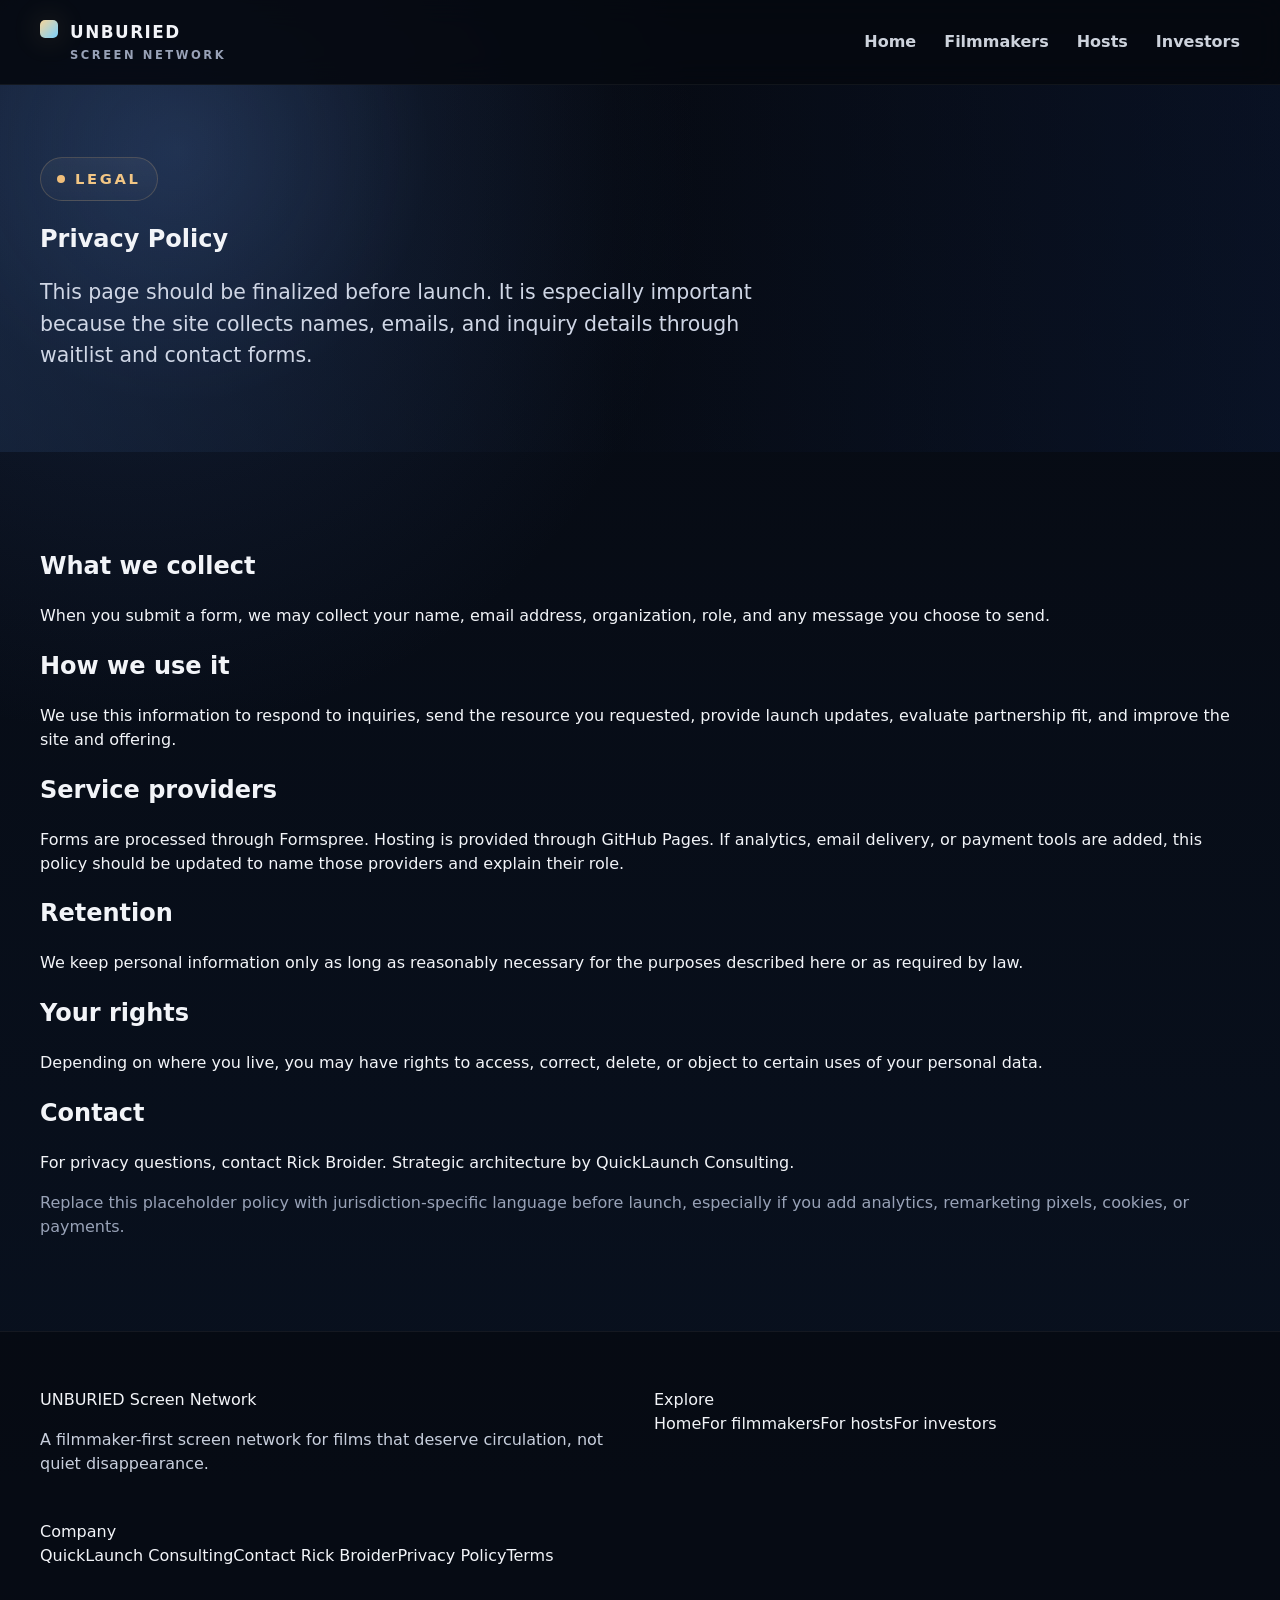
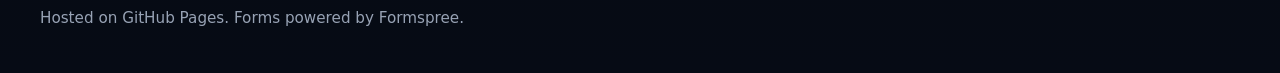
<file: privacy.html>
<!doctype html>
<html lang="en"><head>
  <meta charset="utf-8"><meta name="viewport" content="width=device-width, initial-scale=1, viewport-fit=cover">
  <title>Privacy Policy | UNBURIED Screen Network</title>
  <meta name="description" content="Privacy Policy for UNBURIED Screen Network.">
  <meta name="robots" content="index,follow">
  <link rel="canonical" href="https://YOURDOMAIN.com/privacy.html">
  <link rel="icon" href="assets/icons/favicon.svg" type="image/svg+xml">
  <link rel="stylesheet" href="styles.css">
</head><body>
<header class="site-header"><div class="container nav-shell"><a class="brand" href="index.html"><span class="brand-mark" aria-hidden="true"></span><span class="brand-lockup"><span class="brand-word">UNBURIED</span><span class="brand-sub">Screen Network</span></span></a><nav class="nav-links"><a href="index.html">Home</a><a href="filmmakers.html">Filmmakers</a><a href="hosts.html">Hosts</a><a href="investors.html">Investors</a></nav></div></header>
<main id="main">
<section class="page-hero"><div class="container split-hero"><div class="reveal"><span class="eyebrow">Legal</span><h1>Privacy Policy</h1><p class="lead">This page should be finalized before launch. It is especially important because the site collects names, emails, and inquiry details through waitlist and contact forms.</p></div></div></section>
<section><div class="container prose-shell reveal">
<h2>What we collect</h2><p>When you submit a form, we may collect your name, email address, organization, role, and any message you choose to send.</p>
<h2>How we use it</h2><p>We use this information to respond to inquiries, send the resource you requested, provide launch updates, evaluate partnership fit, and improve the site and offering.</p>
<h2>Service providers</h2><p>Forms are processed through Formspree. Hosting is provided through GitHub Pages. If analytics, email delivery, or payment tools are added, this policy should be updated to name those providers and explain their role.</p>
<h2>Retention</h2><p>We keep personal information only as long as reasonably necessary for the purposes described here or as required by law.</p>
<h2>Your rights</h2><p>Depending on where you live, you may have rights to access, correct, delete, or object to certain uses of your personal data.</p>
<h2>Contact</h2><p>For privacy questions, contact <a href="https://Agent5D.com" target="_blank" rel="noopener">Rick Broider</a>. Strategic architecture by <a href="https://quicklaunchconsulting.com" target="_blank" rel="noopener">QuickLaunch Consulting</a>.</p>
<p class="footer-note">Replace this placeholder policy with jurisdiction-specific language before launch, especially if you add analytics, remarketing pixels, cookies, or payments.</p>
</div></section></main>
<footer class="site-footer"><div class="container footer-grid"><div><div class="footer-brand">UNBURIED Screen Network</div><p class="footer-copy">A filmmaker-first screen network for films that deserve circulation, not quiet disappearance.</p></div><div><div class="footer-label">Explore</div><a href="index.html">Home</a><a href="filmmakers.html">For filmmakers</a><a href="hosts.html">For hosts</a><a href="investors.html">For investors</a></div><div><div class="footer-label">Company</div><a href="https://quicklaunchconsulting.com" target="_blank" rel="noopener">QuickLaunch Consulting</a><a href="https://Agent5D.com" target="_blank" rel="noopener">Contact Rick Broider</a><a href="privacy.html">Privacy Policy</a><a href="terms.html">Terms</a></div></div><div class="container footer-bottom"><p>Hosted on GitHub Pages. Forms powered by Formspree.</p></div></footer>
<script src="script.js" defer></script></body></html>
</file>
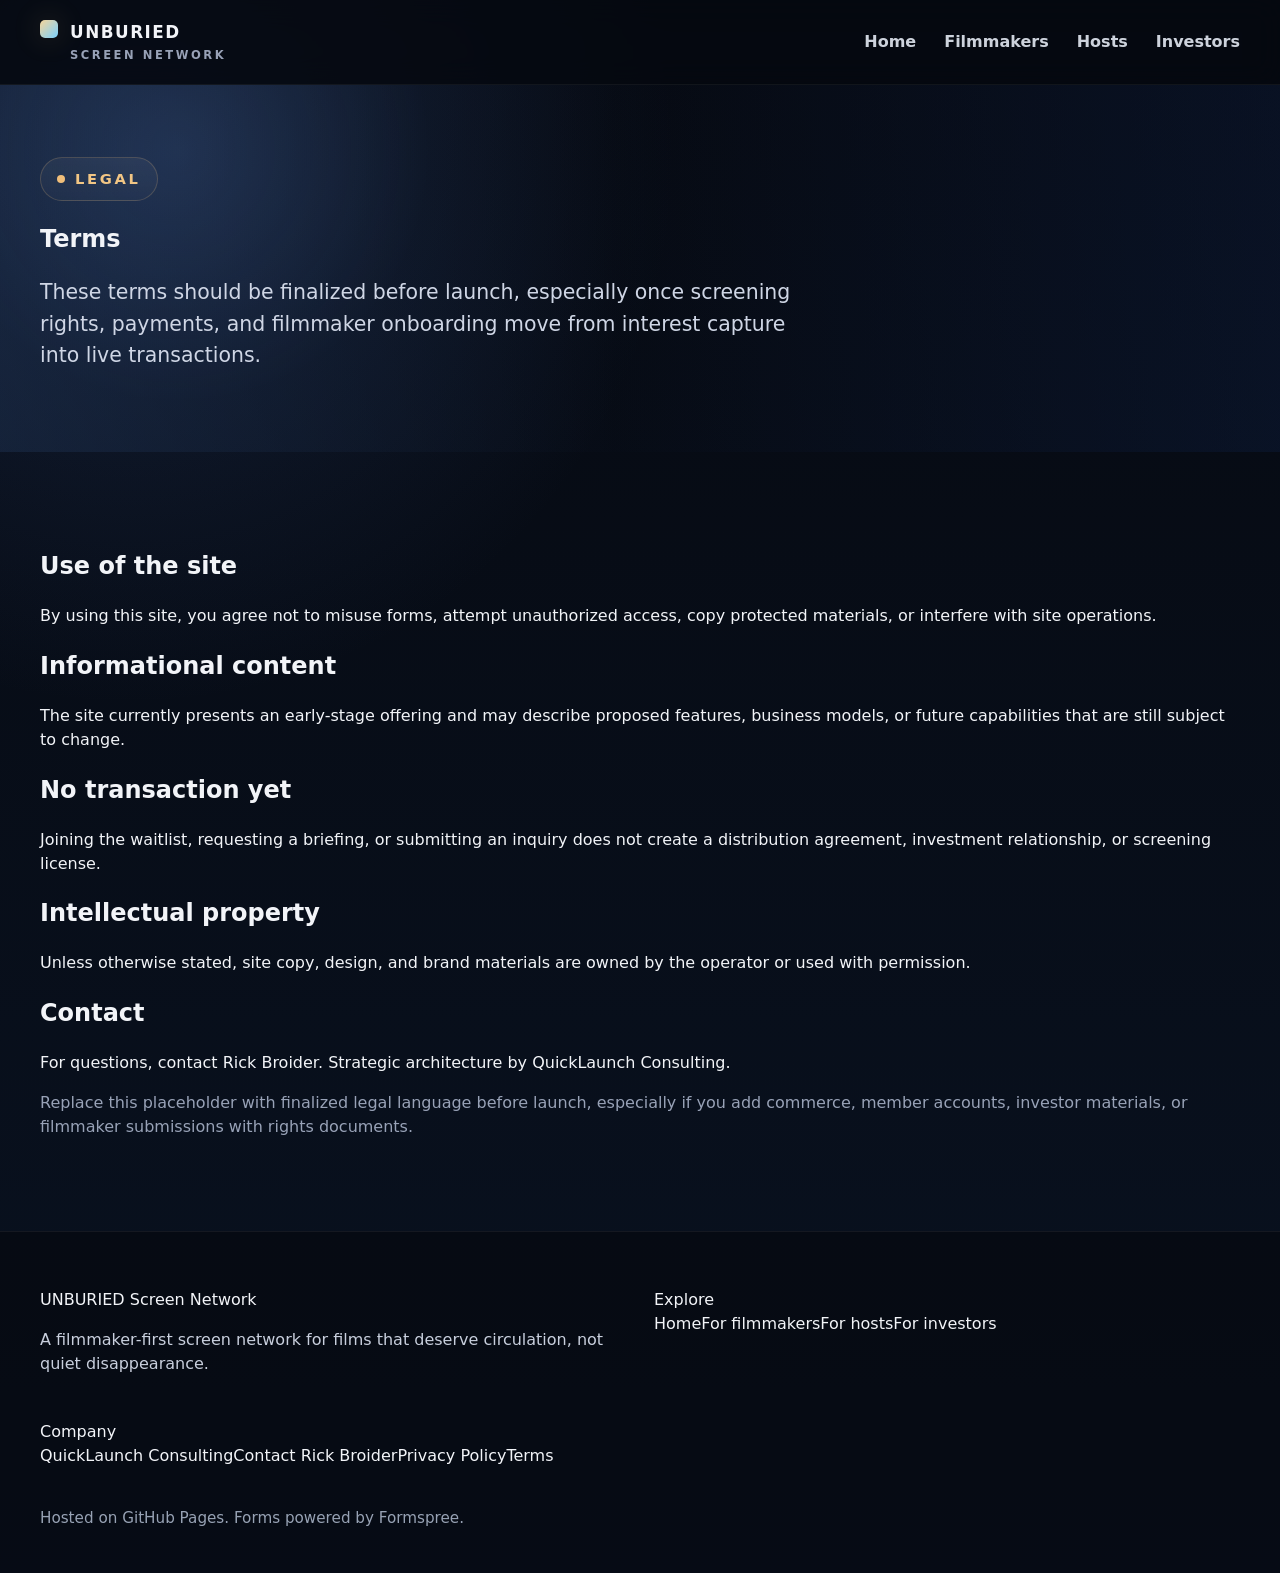
<file: terms.html>
<!doctype html>
<html lang="en"><head>
  <meta charset="utf-8"><meta name="viewport" content="width=device-width, initial-scale=1, viewport-fit=cover">
  <title>Terms | UNBURIED Screen Network</title>
  <meta name="description" content="Terms for UNBURIED Screen Network.">
  <meta name="robots" content="index,follow">
  <link rel="canonical" href="https://YOURDOMAIN.com/terms.html">
  <link rel="icon" href="assets/icons/favicon.svg" type="image/svg+xml">
  <link rel="stylesheet" href="styles.css">
</head><body>
<header class="site-header"><div class="container nav-shell"><a class="brand" href="index.html"><span class="brand-mark" aria-hidden="true"></span><span class="brand-lockup"><span class="brand-word">UNBURIED</span><span class="brand-sub">Screen Network</span></span></a><nav class="nav-links"><a href="index.html">Home</a><a href="filmmakers.html">Filmmakers</a><a href="hosts.html">Hosts</a><a href="investors.html">Investors</a></nav></div></header>
<main id="main">
<section class="page-hero"><div class="container split-hero"><div class="reveal"><span class="eyebrow">Legal</span><h1>Terms</h1><p class="lead">These terms should be finalized before launch, especially once screening rights, payments, and filmmaker onboarding move from interest capture into live transactions.</p></div></div></section>
<section><div class="container prose-shell reveal">
<h2>Use of the site</h2><p>By using this site, you agree not to misuse forms, attempt unauthorized access, copy protected materials, or interfere with site operations.</p>
<h2>Informational content</h2><p>The site currently presents an early-stage offering and may describe proposed features, business models, or future capabilities that are still subject to change.</p>
<h2>No transaction yet</h2><p>Joining the waitlist, requesting a briefing, or submitting an inquiry does not create a distribution agreement, investment relationship, or screening license.</p>
<h2>Intellectual property</h2><p>Unless otherwise stated, site copy, design, and brand materials are owned by the operator or used with permission.</p>
<h2>Contact</h2><p>For questions, contact <a href="https://Agent5D.com" target="_blank" rel="noopener">Rick Broider</a>. Strategic architecture by <a href="https://quicklaunchconsulting.com" target="_blank" rel="noopener">QuickLaunch Consulting</a>.</p>
<p class="footer-note">Replace this placeholder with finalized legal language before launch, especially if you add commerce, member accounts, investor materials, or filmmaker submissions with rights documents.</p>
</div></section></main>
<footer class="site-footer"><div class="container footer-grid"><div><div class="footer-brand">UNBURIED Screen Network</div><p class="footer-copy">A filmmaker-first screen network for films that deserve circulation, not quiet disappearance.</p></div><div><div class="footer-label">Explore</div><a href="index.html">Home</a><a href="filmmakers.html">For filmmakers</a><a href="hosts.html">For hosts</a><a href="investors.html">For investors</a></div><div><div class="footer-label">Company</div><a href="https://quicklaunchconsulting.com" target="_blank" rel="noopener">QuickLaunch Consulting</a><a href="https://Agent5D.com" target="_blank" rel="noopener">Contact Rick Broider</a><a href="privacy.html">Privacy Policy</a><a href="terms.html">Terms</a></div></div><div class="container footer-bottom"><p>Hosted on GitHub Pages. Forms powered by Formspree.</p></div></footer>
<script src="script.js" defer></script></body></html>
</file>
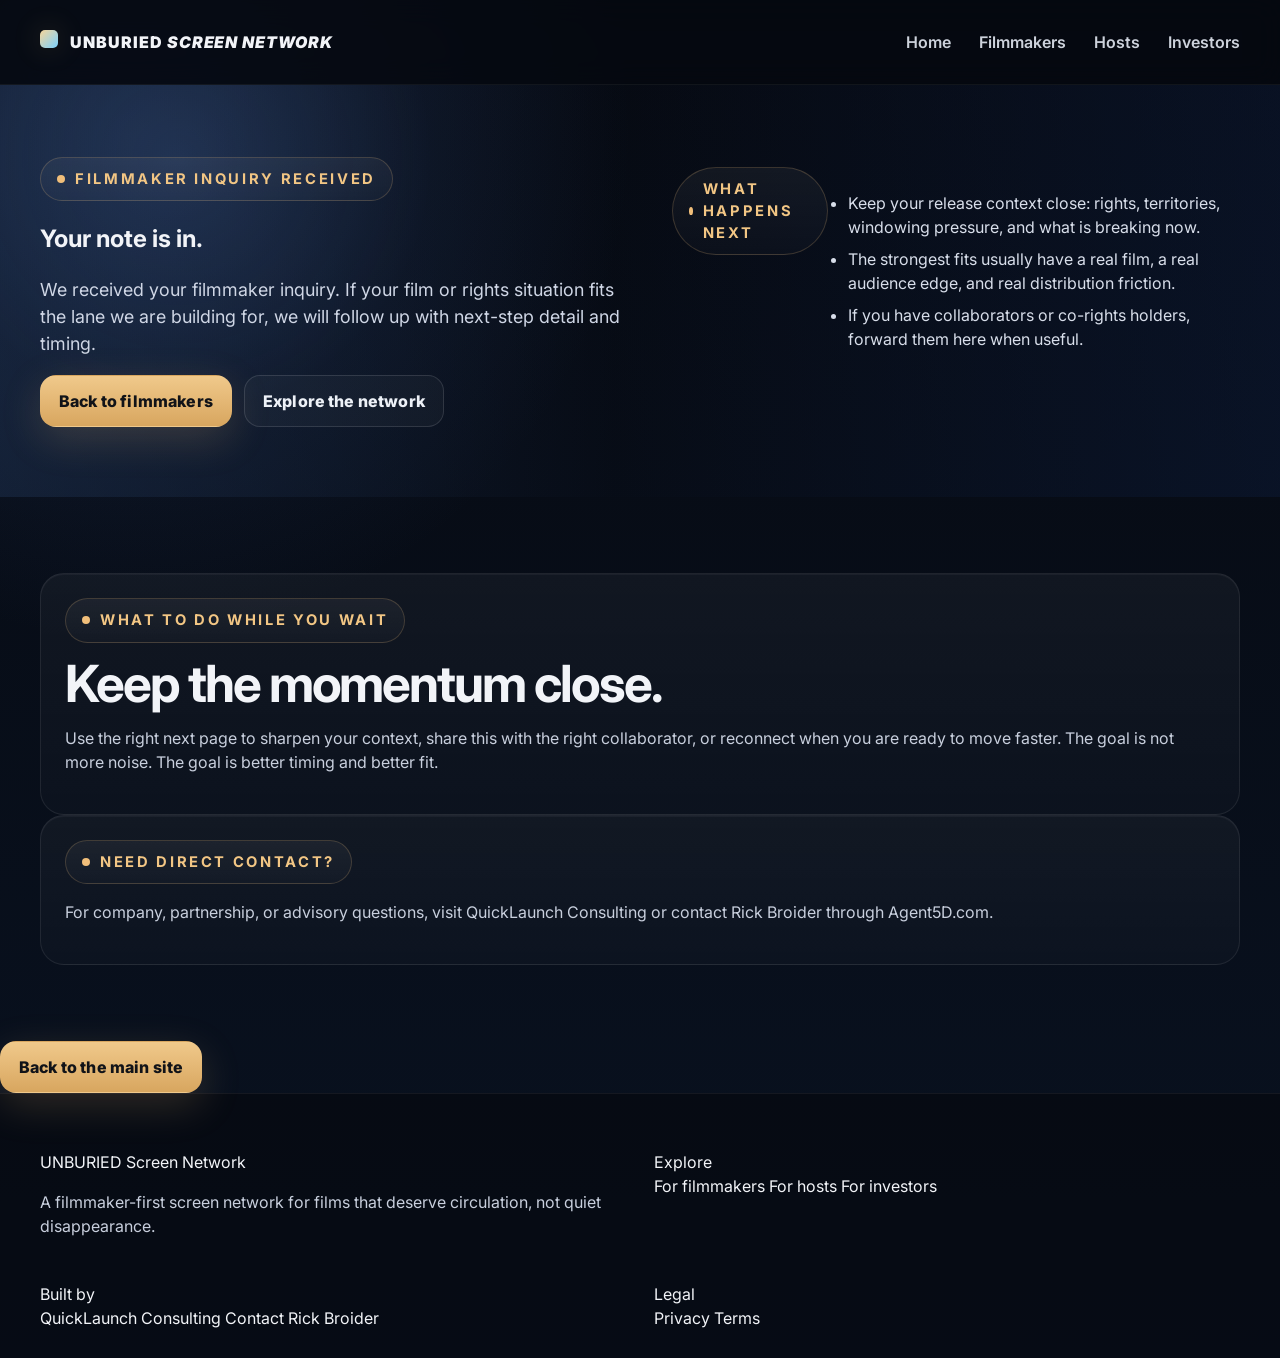
<file: thanks-filmmaker.html>
<!doctype html>
<html lang="en">
<head>
  <meta charset="utf-8">
  <meta name="viewport" content="width=device-width, initial-scale=1">
  <title>Filmmaker inquiry received | UNBURIED Screen Network</title>
  <meta name="description" content="Thanks for reaching out as a filmmaker or rights holder.">
  <link rel="preconnect" href="https://fonts.googleapis.com">
  <link rel="preconnect" href="https://fonts.gstatic.com" crossorigin>
  <link href="https://fonts.googleapis.com/css2?family=Inter:wght@400;500;600;700;800&family=Space+Grotesk:wght@500;700&display=swap" rel="stylesheet">
  <link rel="icon" href="assets/icons/favicon.svg" type="image/svg+xml">
  <link rel="stylesheet" href="styles.css">
</head>
<body>
  <div class="progress-line"></div>
  <header class="site-header">
    <div class="container nav-shell">
      <a class="brand" href="index.html" aria-label="UNBURIED Screen Network home">
        <span class="brand-mark"></span>
        <span>UNBURIED <em>Screen Network</em></span>
      </a>
      <button class="nav-toggle" aria-expanded="false" aria-label="Open navigation">
        <span></span><span></span>
      </button>
      <nav class="nav-links">
        <a href="index.html">Home</a>
        <a href="filmmakers.html">Filmmakers</a>
        <a href="hosts.html">Hosts</a>
        <a href="investors.html">Investors</a>
      </nav>
    </div>
  </header>
  <main>

<section class="page-hero page-hero-tight">
  <div class="container page-hero-grid reveal">
    <div>
      <span class="eyebrow">Filmmaker inquiry received</span>
      <h1>Your note is in.</h1>
      <p class="body-lg">We received your filmmaker inquiry. If your film or rights situation fits the lane we are building for, we will follow up with next-step detail and timing.</p>
      <div class="hero-actions">
        <a class="btn btn-primary" href="filmmakers.html">Back to filmmakers</a>
        <a class="btn btn-secondary" href="index.html">Explore the network</a>
      </div>
    </div>
    <aside class="visual-panel visual-panel-compact">
      <span class="eyebrow">What happens next</span>
      <ul class="checklist">
        <li>Keep your release context close: rights, territories, windowing pressure, and what is breaking now.</li>
        <li>The strongest fits usually have a real film, a real audience edge, and real distribution friction.</li>
        <li>If you have collaborators or co-rights holders, forward them here when useful.</li>
      </ul>
    </aside>
  </div>
</section>

<section>
  <div class="container split-intro reveal">
    <article class="panel panel-strong">
      <span class="eyebrow">What to do while you wait</span>
      <h2>Keep the momentum close.</h2>
      <p class="body-md">Use the right next page to sharpen your context, share this with the right collaborator, or reconnect when you are ready to move faster. The goal is not more noise. The goal is better timing and better fit.</p>
    </article>
    <article class="panel">
      <span class="eyebrow">Need direct contact?</span>
      <p class="body-md">For company, partnership, or advisory questions, visit <a href="https://quicklaunchconsulting.com">QuickLaunch Consulting</a> or contact Rick Broider through <a href="https://Agent5D.com">Agent5D.com</a>.</p>
    </article>
  </div>
</section>

  </main>
  <div class="mobile-cta-bar">
    <a href="index.html#waitlist" class="btn btn-primary btn-block">Back to the main site</a>
  </div>
  <footer class="site-footer">
    <div class="container footer-grid">
      <div>
        <div class="footer-brand">UNBURIED Screen Network</div>
        <p class="footer-copy">A filmmaker-first screen network for films that deserve circulation, not quiet disappearance.</p>
      </div>
      <div>
        <div class="footer-label">Explore</div>
        <a href="filmmakers.html">For filmmakers</a>
        <a href="hosts.html">For hosts</a>
        <a href="investors.html">For investors</a>
      </div>
      <div>
        <div class="footer-label">Built by</div>
        <a href="https://quicklaunchconsulting.com">QuickLaunch Consulting</a>
        <a href="https://Agent5D.com">Contact Rick Broider</a>
      </div>
      <div>
        <div class="footer-label">Legal</div>
        <a href="privacy.html">Privacy</a>
        <a href="terms.html">Terms</a>
      </div>
    </div>
  </footer>
  <script src="script.js" defer></script>
</body>
</html>
</file>
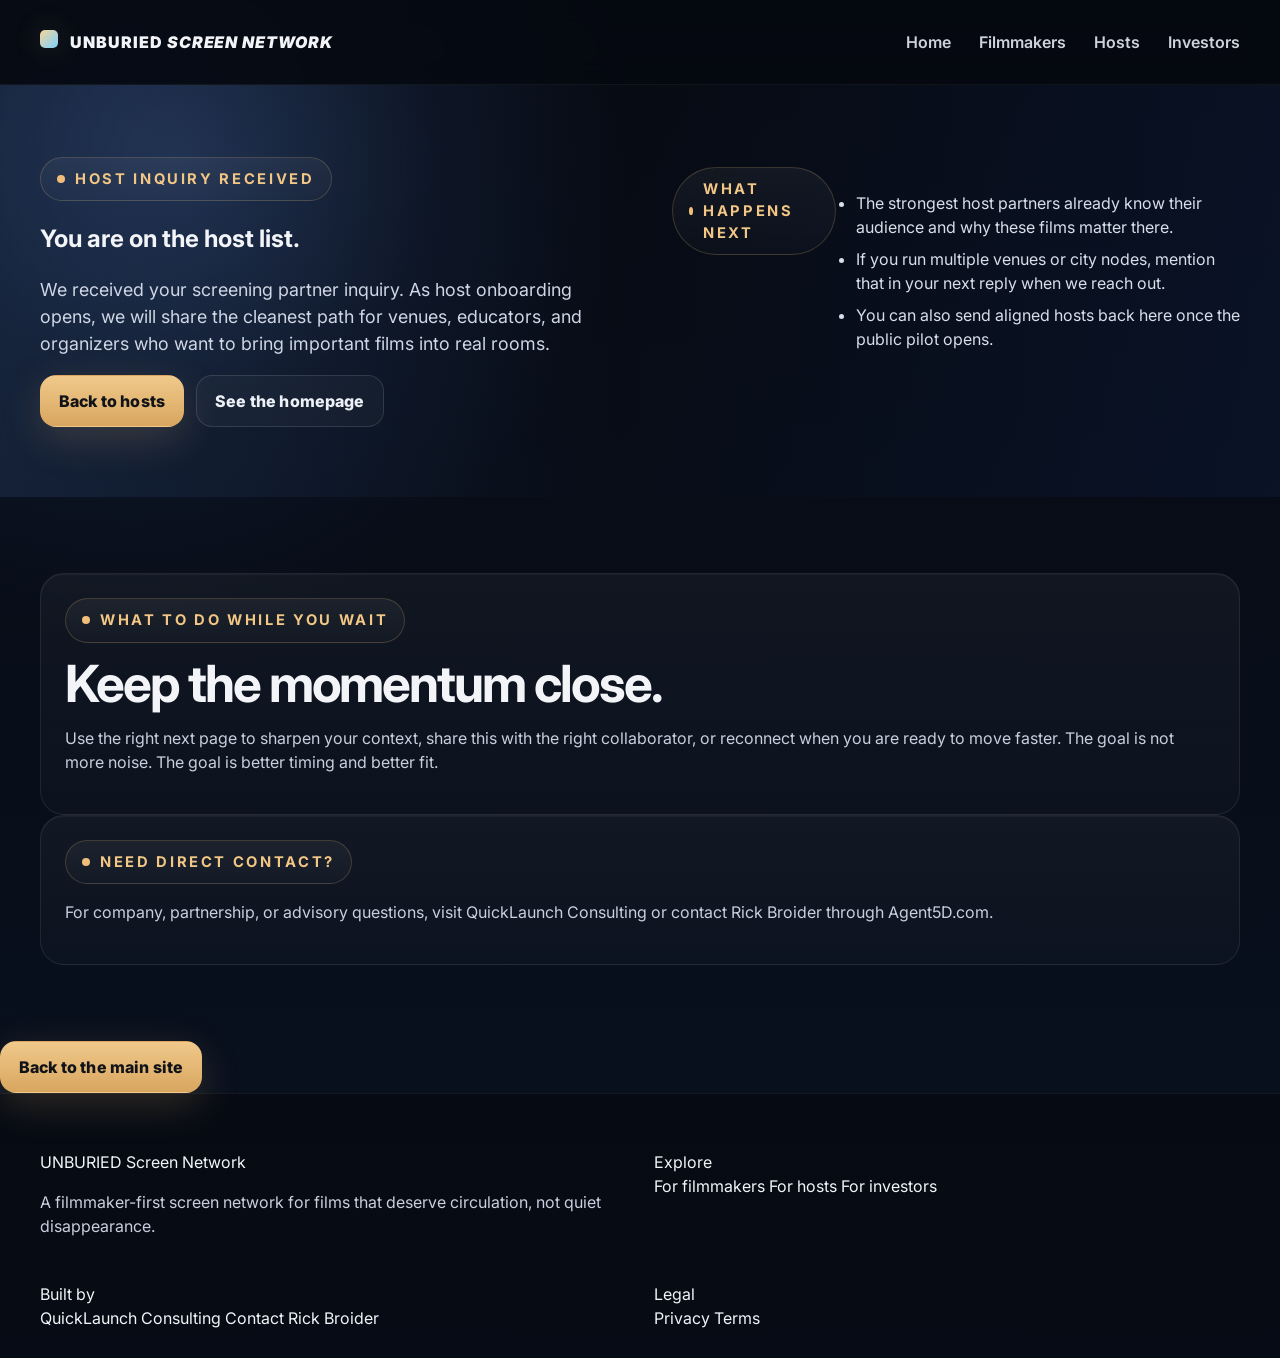
<file: thanks-host.html>
<!doctype html>
<html lang="en">
<head>
  <meta charset="utf-8">
  <meta name="viewport" content="width=device-width, initial-scale=1">
  <title>Host inquiry received | UNBURIED Screen Network</title>
  <meta name="description" content="Thanks for your interest in hosting films through UNBURIED.">
  <link rel="preconnect" href="https://fonts.googleapis.com">
  <link rel="preconnect" href="https://fonts.gstatic.com" crossorigin>
  <link href="https://fonts.googleapis.com/css2?family=Inter:wght@400;500;600;700;800&family=Space+Grotesk:wght@500;700&display=swap" rel="stylesheet">
  <link rel="icon" href="assets/icons/favicon.svg" type="image/svg+xml">
  <link rel="stylesheet" href="styles.css">
</head>
<body>
  <div class="progress-line"></div>
  <header class="site-header">
    <div class="container nav-shell">
      <a class="brand" href="index.html" aria-label="UNBURIED Screen Network home">
        <span class="brand-mark"></span>
        <span>UNBURIED <em>Screen Network</em></span>
      </a>
      <button class="nav-toggle" aria-expanded="false" aria-label="Open navigation">
        <span></span><span></span>
      </button>
      <nav class="nav-links">
        <a href="index.html">Home</a>
        <a href="filmmakers.html">Filmmakers</a>
        <a href="hosts.html">Hosts</a>
        <a href="investors.html">Investors</a>
      </nav>
    </div>
  </header>
  <main>

<section class="page-hero page-hero-tight">
  <div class="container page-hero-grid reveal">
    <div>
      <span class="eyebrow">Host inquiry received</span>
      <h1>You are on the host list.</h1>
      <p class="body-lg">We received your screening partner inquiry. As host onboarding opens, we will share the cleanest path for venues, educators, and organizers who want to bring important films into real rooms.</p>
      <div class="hero-actions">
        <a class="btn btn-primary" href="hosts.html">Back to hosts</a>
        <a class="btn btn-secondary" href="index.html">See the homepage</a>
      </div>
    </div>
    <aside class="visual-panel visual-panel-compact">
      <span class="eyebrow">What happens next</span>
      <ul class="checklist">
        <li>The strongest host partners already know their audience and why these films matter there.</li>
        <li>If you run multiple venues or city nodes, mention that in your next reply when we reach out.</li>
        <li>You can also send aligned hosts back here once the public pilot opens.</li>
      </ul>
    </aside>
  </div>
</section>

<section>
  <div class="container split-intro reveal">
    <article class="panel panel-strong">
      <span class="eyebrow">What to do while you wait</span>
      <h2>Keep the momentum close.</h2>
      <p class="body-md">Use the right next page to sharpen your context, share this with the right collaborator, or reconnect when you are ready to move faster. The goal is not more noise. The goal is better timing and better fit.</p>
    </article>
    <article class="panel">
      <span class="eyebrow">Need direct contact?</span>
      <p class="body-md">For company, partnership, or advisory questions, visit <a href="https://quicklaunchconsulting.com">QuickLaunch Consulting</a> or contact Rick Broider through <a href="https://Agent5D.com">Agent5D.com</a>.</p>
    </article>
  </div>
</section>

  </main>
  <div class="mobile-cta-bar">
    <a href="index.html#waitlist" class="btn btn-primary btn-block">Back to the main site</a>
  </div>
  <footer class="site-footer">
    <div class="container footer-grid">
      <div>
        <div class="footer-brand">UNBURIED Screen Network</div>
        <p class="footer-copy">A filmmaker-first screen network for films that deserve circulation, not quiet disappearance.</p>
      </div>
      <div>
        <div class="footer-label">Explore</div>
        <a href="filmmakers.html">For filmmakers</a>
        <a href="hosts.html">For hosts</a>
        <a href="investors.html">For investors</a>
      </div>
      <div>
        <div class="footer-label">Built by</div>
        <a href="https://quicklaunchconsulting.com">QuickLaunch Consulting</a>
        <a href="https://Agent5D.com">Contact Rick Broider</a>
      </div>
      <div>
        <div class="footer-label">Legal</div>
        <a href="privacy.html">Privacy</a>
        <a href="terms.html">Terms</a>
      </div>
    </div>
  </footer>
  <script src="script.js" defer></script>
</body>
</html>
</file>
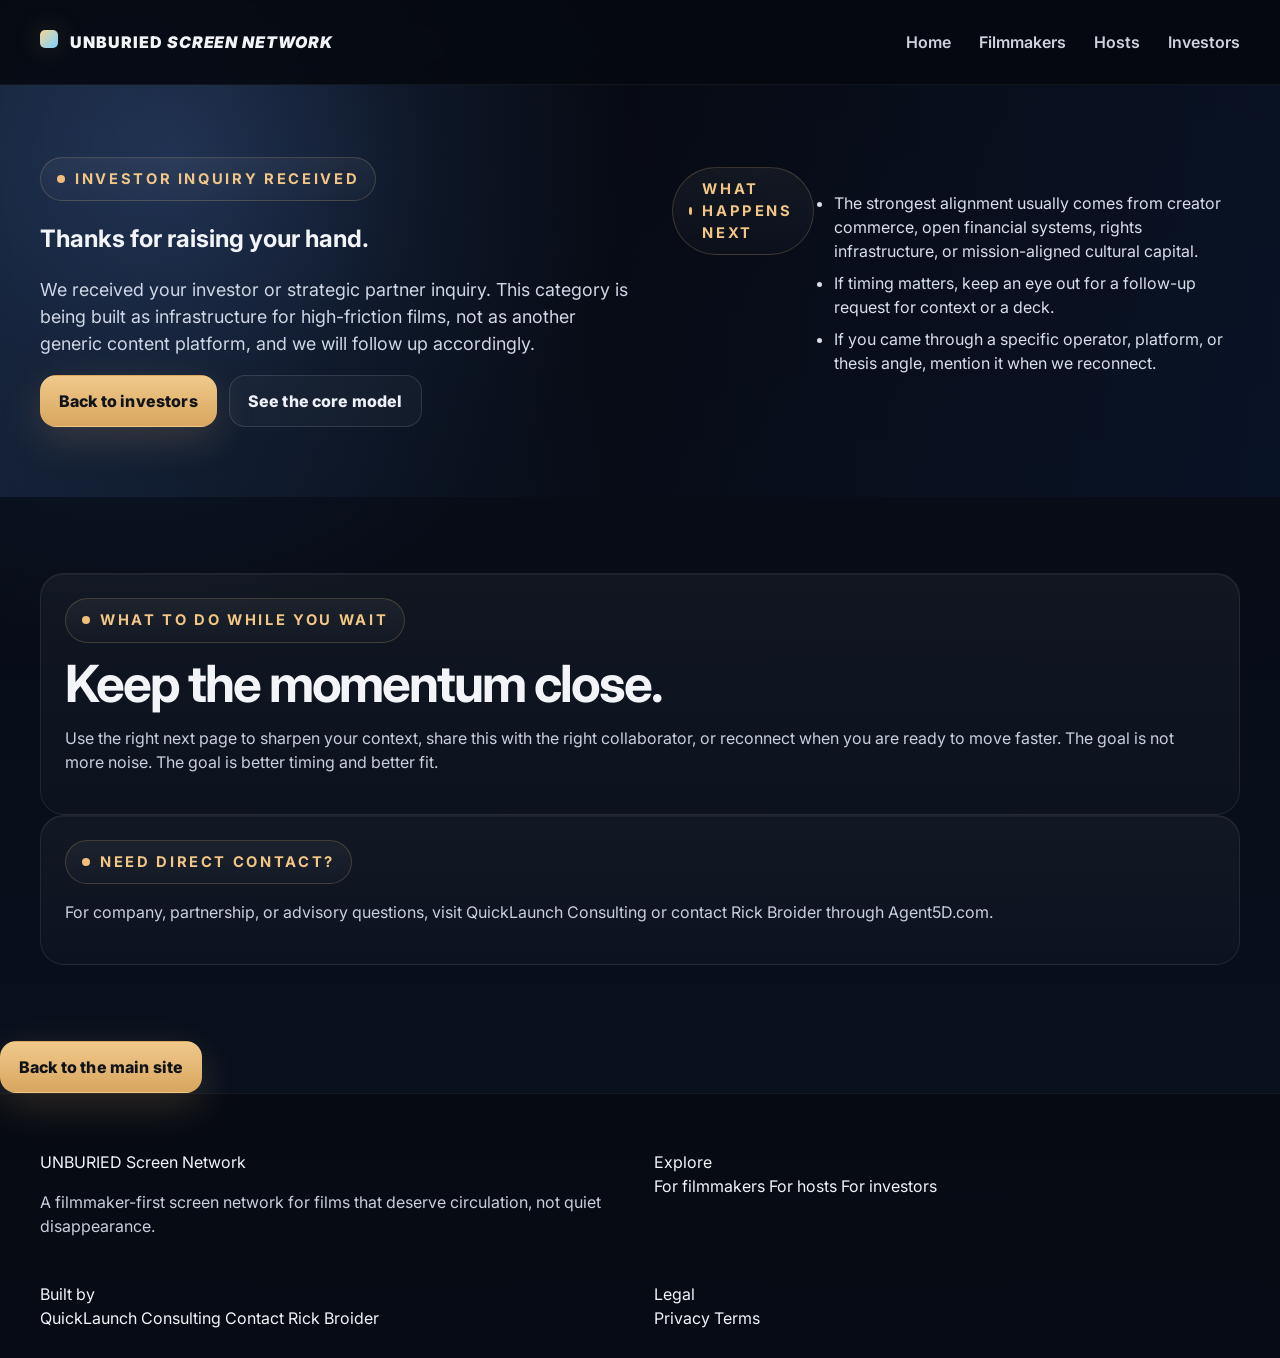
<file: thanks-investor.html>
<!doctype html>
<html lang="en">
<head>
  <meta charset="utf-8">
  <meta name="viewport" content="width=device-width, initial-scale=1">
  <title>Investor inquiry received | UNBURIED Screen Network</title>
  <meta name="description" content="Thanks for your interest in UNBURIED as an investor or strategic partner.">
  <link rel="preconnect" href="https://fonts.googleapis.com">
  <link rel="preconnect" href="https://fonts.gstatic.com" crossorigin>
  <link href="https://fonts.googleapis.com/css2?family=Inter:wght@400;500;600;700;800&family=Space+Grotesk:wght@500;700&display=swap" rel="stylesheet">
  <link rel="icon" href="assets/icons/favicon.svg" type="image/svg+xml">
  <link rel="stylesheet" href="styles.css">
</head>
<body>
  <div class="progress-line"></div>
  <header class="site-header">
    <div class="container nav-shell">
      <a class="brand" href="index.html" aria-label="UNBURIED Screen Network home">
        <span class="brand-mark"></span>
        <span>UNBURIED <em>Screen Network</em></span>
      </a>
      <button class="nav-toggle" aria-expanded="false" aria-label="Open navigation">
        <span></span><span></span>
      </button>
      <nav class="nav-links">
        <a href="index.html">Home</a>
        <a href="filmmakers.html">Filmmakers</a>
        <a href="hosts.html">Hosts</a>
        <a href="investors.html">Investors</a>
      </nav>
    </div>
  </header>
  <main>

<section class="page-hero page-hero-tight">
  <div class="container page-hero-grid reveal">
    <div>
      <span class="eyebrow">Investor inquiry received</span>
      <h1>Thanks for raising your hand.</h1>
      <p class="body-lg">We received your investor or strategic partner inquiry. This category is being built as infrastructure for high-friction films, not as another generic content platform, and we will follow up accordingly.</p>
      <div class="hero-actions">
        <a class="btn btn-primary" href="investors.html">Back to investors</a>
        <a class="btn btn-secondary" href="index.html#business-model">See the core model</a>
      </div>
    </div>
    <aside class="visual-panel visual-panel-compact">
      <span class="eyebrow">What happens next</span>
      <ul class="checklist">
        <li>The strongest alignment usually comes from creator commerce, open financial systems, rights infrastructure, or mission-aligned cultural capital.</li>
        <li>If timing matters, keep an eye out for a follow-up request for context or a deck.</li>
        <li>If you came through a specific operator, platform, or thesis angle, mention it when we reconnect.</li>
      </ul>
    </aside>
  </div>
</section>

<section>
  <div class="container split-intro reveal">
    <article class="panel panel-strong">
      <span class="eyebrow">What to do while you wait</span>
      <h2>Keep the momentum close.</h2>
      <p class="body-md">Use the right next page to sharpen your context, share this with the right collaborator, or reconnect when you are ready to move faster. The goal is not more noise. The goal is better timing and better fit.</p>
    </article>
    <article class="panel">
      <span class="eyebrow">Need direct contact?</span>
      <p class="body-md">For company, partnership, or advisory questions, visit <a href="https://quicklaunchconsulting.com">QuickLaunch Consulting</a> or contact Rick Broider through <a href="https://Agent5D.com">Agent5D.com</a>.</p>
    </article>
  </div>
</section>

  </main>
  <div class="mobile-cta-bar">
    <a href="index.html#waitlist" class="btn btn-primary btn-block">Back to the main site</a>
  </div>
  <footer class="site-footer">
    <div class="container footer-grid">
      <div>
        <div class="footer-brand">UNBURIED Screen Network</div>
        <p class="footer-copy">A filmmaker-first screen network for films that deserve circulation, not quiet disappearance.</p>
      </div>
      <div>
        <div class="footer-label">Explore</div>
        <a href="filmmakers.html">For filmmakers</a>
        <a href="hosts.html">For hosts</a>
        <a href="investors.html">For investors</a>
      </div>
      <div>
        <div class="footer-label">Built by</div>
        <a href="https://quicklaunchconsulting.com">QuickLaunch Consulting</a>
        <a href="https://Agent5D.com">Contact Rick Broider</a>
      </div>
      <div>
        <div class="footer-label">Legal</div>
        <a href="privacy.html">Privacy</a>
        <a href="terms.html">Terms</a>
      </div>
    </div>
  </footer>
  <script src="script.js" defer></script>
</body>
</html>
</file>
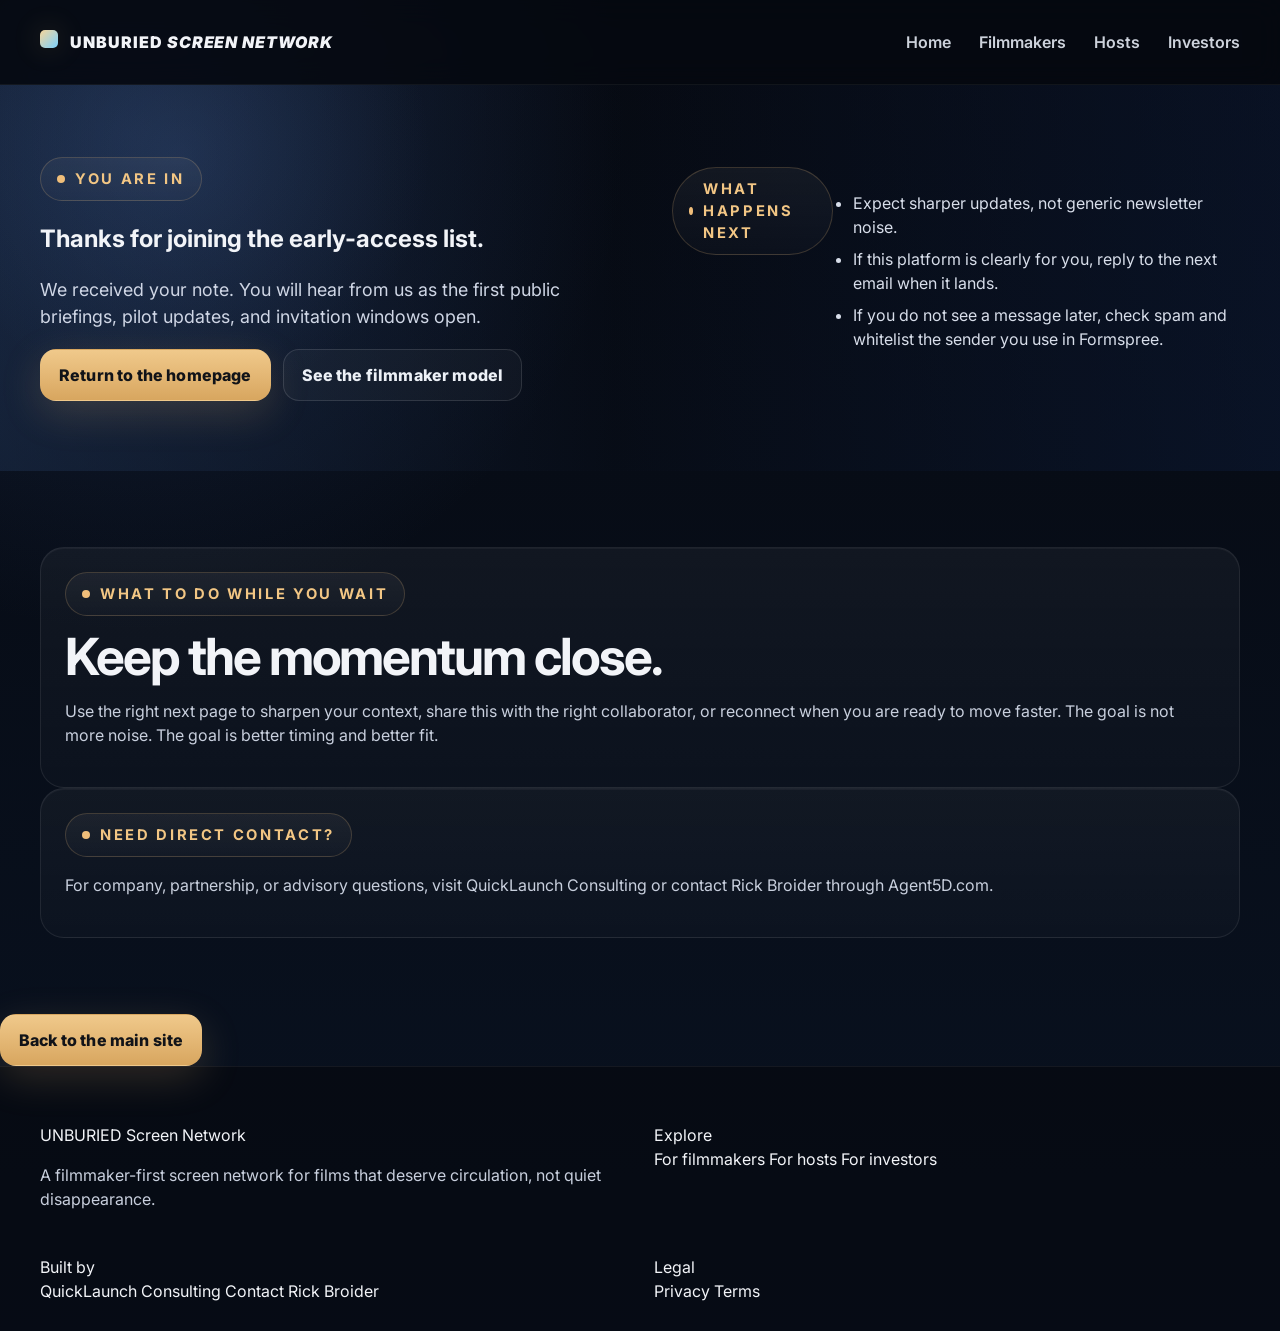
<file: thanks-waitlist.html>
<!doctype html>
<html lang="en">
<head>
  <meta charset="utf-8">
  <meta name="viewport" content="width=device-width, initial-scale=1">
  <title>Thanks for joining | UNBURIED Screen Network</title>
  <meta name="description" content="Thanks for joining the UNBURIED waitlist.">
  <link rel="preconnect" href="https://fonts.googleapis.com">
  <link rel="preconnect" href="https://fonts.gstatic.com" crossorigin>
  <link href="https://fonts.googleapis.com/css2?family=Inter:wght@400;500;600;700;800&family=Space+Grotesk:wght@500;700&display=swap" rel="stylesheet">
  <link rel="icon" href="assets/icons/favicon.svg" type="image/svg+xml">
  <link rel="stylesheet" href="styles.css">
</head>
<body>
  <div class="progress-line"></div>
  <header class="site-header">
    <div class="container nav-shell">
      <a class="brand" href="index.html" aria-label="UNBURIED Screen Network home">
        <span class="brand-mark"></span>
        <span>UNBURIED <em>Screen Network</em></span>
      </a>
      <button class="nav-toggle" aria-expanded="false" aria-label="Open navigation">
        <span></span><span></span>
      </button>
      <nav class="nav-links">
        <a href="index.html">Home</a>
        <a href="filmmakers.html">Filmmakers</a>
        <a href="hosts.html">Hosts</a>
        <a href="investors.html">Investors</a>
      </nav>
    </div>
  </header>
  <main>

<section class="page-hero page-hero-tight">
  <div class="container page-hero-grid reveal">
    <div>
      <span class="eyebrow">You are in</span>
      <h1>Thanks for joining the early-access list.</h1>
      <p class="body-lg">We received your note. You will hear from us as the first public briefings, pilot updates, and invitation windows open.</p>
      <div class="hero-actions">
        <a class="btn btn-primary" href="index.html">Return to the homepage</a>
        <a class="btn btn-secondary" href="filmmakers.html">See the filmmaker model</a>
      </div>
    </div>
    <aside class="visual-panel visual-panel-compact">
      <span class="eyebrow">What happens next</span>
      <ul class="checklist">
        <li>Expect sharper updates, not generic newsletter noise.</li>
        <li>If this platform is clearly for you, reply to the next email when it lands.</li>
        <li>If you do not see a message later, check spam and whitelist the sender you use in Formspree.</li>
      </ul>
    </aside>
  </div>
</section>

<section>
  <div class="container split-intro reveal">
    <article class="panel panel-strong">
      <span class="eyebrow">What to do while you wait</span>
      <h2>Keep the momentum close.</h2>
      <p class="body-md">Use the right next page to sharpen your context, share this with the right collaborator, or reconnect when you are ready to move faster. The goal is not more noise. The goal is better timing and better fit.</p>
    </article>
    <article class="panel">
      <span class="eyebrow">Need direct contact?</span>
      <p class="body-md">For company, partnership, or advisory questions, visit <a href="https://quicklaunchconsulting.com">QuickLaunch Consulting</a> or contact Rick Broider through <a href="https://Agent5D.com">Agent5D.com</a>.</p>
    </article>
  </div>
</section>

  </main>
  <div class="mobile-cta-bar">
    <a href="index.html#waitlist" class="btn btn-primary btn-block">Back to the main site</a>
  </div>
  <footer class="site-footer">
    <div class="container footer-grid">
      <div>
        <div class="footer-brand">UNBURIED Screen Network</div>
        <p class="footer-copy">A filmmaker-first screen network for films that deserve circulation, not quiet disappearance.</p>
      </div>
      <div>
        <div class="footer-label">Explore</div>
        <a href="filmmakers.html">For filmmakers</a>
        <a href="hosts.html">For hosts</a>
        <a href="investors.html">For investors</a>
      </div>
      <div>
        <div class="footer-label">Built by</div>
        <a href="https://quicklaunchconsulting.com">QuickLaunch Consulting</a>
        <a href="https://Agent5D.com">Contact Rick Broider</a>
      </div>
      <div>
        <div class="footer-label">Legal</div>
        <a href="privacy.html">Privacy</a>
        <a href="terms.html">Terms</a>
      </div>
    </div>
  </footer>
  <script src="script.js" defer></script>
</body>
</html>
</file>
<file: styles.css>
:root{
  --bg:#070b12;
  --bg2:#0b1530;
  --panel:#0d1320;
  --panel2:#111b2a;
  --text:#f2f4f8;
  --muted:#b0b7c7;
  --line:rgba(255,255,255,.08);
  --gold:#f0be7a;
  --gold2:#d9a55a;
  --blue:#7aa6ff;
  --shadow:0 24px 80px rgba(0,0,0,.45);
  --radius:24px;
}
*{box-sizing:border-box}
html{scroll-behavior:smooth}
body{margin:0;font-family:Inter,system-ui,-apple-system,Segoe UI,Roboto,sans-serif;color:var(--text);background:radial-gradient(circle at 10% 10%,rgba(58,91,157,.25),transparent 30%),linear-gradient(180deg,#060910 0%,#091221 100%);line-height:1.5}
a{color:inherit;text-decoration:none}
img{max-width:100%;display:block}
.container{width:min(1200px,calc(100% - 40px));margin:0 auto}
.skip-link{position:absolute;left:-9999px;top:auto}
.skip-link:focus{left:12px;top:12px;background:#fff;color:#000;padding:8px 12px;border-radius:10px;z-index:99}
.site-header{position:sticky;top:0;z-index:20;background:rgba(6,9,16,.82);backdrop-filter:blur(14px);border-bottom:1px solid rgba(255,255,255,.05)}
.nav-shell{display:flex;align-items:center;justify-content:space-between;min-height:84px;gap:18px}
.brand{display:flex;align-items:center;gap:12px;font-weight:900;letter-spacing:.06em;text-transform:uppercase}
.brand-mark{width:18px;height:18px;border-radius:5px;display:inline-block;background:linear-gradient(135deg,#f6d59a,#7bd1ff);box-shadow:0 0 30px rgba(248,203,118,.2)}
.brand-lockup{display:flex;flex-direction:column;gap:2px}
.brand-word{font-size:1.05rem;font-weight:900;letter-spacing:.09em}
.brand-sub{font-size:.72rem;color:#98a2b7;letter-spacing:.22em;text-transform:uppercase}
.nav-links{display:flex;align-items:center;gap:28px;font-weight:600}
.nav-links a{color:#dfe4ee;opacity:.92}
.nav-links a:hover{opacity:1}
.nav-cta{padding:14px 18px;border-radius:18px;background:linear-gradient(180deg,rgba(255,255,255,.08),rgba(255,255,255,.03));border:1px solid rgba(240,190,122,.28);box-shadow:inset 0 1px 0 rgba(255,255,255,.08)}
.nav-toggle{display:none;background:none;border:0;flex-direction:column;gap:4px}
.nav-toggle span{width:24px;height:2px;background:#fff;display:block}
.progress-line{position:fixed;top:0;left:0;height:3px;background:linear-gradient(90deg,var(--gold),#89a8ff);width:0;z-index:40}
section{padding:76px 0;position:relative}
.hero,.page-hero{padding:72px 0 54px;background:linear-gradient(90deg,rgba(38,65,103,.38),rgba(12,20,40,.05) 45%,rgba(18,40,86,.25) 100%)}
.hero-grid,.page-hero-grid,.grid-2,.grid-3,.grid-4,.split-band,.section-head-row,.footer-grid{display:grid;gap:28px}
.hero-grid-v007{grid-template-columns:minmax(0,1.02fr) minmax(420px,.98fr);align-items:center;min-height:calc(100vh - 120px)}
.hero-copy{max-width:640px}
.eyebrow{display:inline-flex;align-items:center;gap:10px;padding:10px 16px;border-radius:999px;border:1px solid rgba(240,190,122,.2);background:linear-gradient(180deg,rgba(255,255,255,.05),rgba(255,255,255,.02));color:#f2c684;font-size:.92rem;font-weight:700;letter-spacing:.18em;text-transform:uppercase}
.eyebrow::before{content:'';width:8px;height:8px;border-radius:50%;background:var(--gold)}
.display-title{font-size:clamp(3.4rem,7vw,6rem);line-height:.96;letter-spacing:-.06em;margin:22px 0 18px;font-weight:900;max-width:11ch}
.display-title-page{max-width:10.8ch}
.lead{font-size:clamp(1.06rem,1.6vw,1.28rem);line-height:1.55;color:#cfd6e5;max-width:60ch;margin:0 0 24px}
.hero-actions{display:flex;flex-wrap:wrap;gap:14px;margin:0 0 18px}
.btn{display:inline-flex;align-items:center;justify-content:center;min-height:52px;padding:0 18px;border-radius:16px;font-weight:800;letter-spacing:.01em;border:1px solid transparent;transition:.2s transform,.2s opacity,.2s border-color,.2s background}
.btn:hover{transform:translateY(-1px)}
.btn-primary{background:linear-gradient(180deg,#f0c98b,#d8a65f);color:#111318;box-shadow:0 12px 40px rgba(240,190,122,.18)}
.btn-secondary{background:rgba(255,255,255,.03);border-color:rgba(255,255,255,.12);color:#edf1f7}
.hero-proof-list,.proof-row{display:flex;flex-wrap:wrap;gap:10px;margin-top:8px}
.hero-proof-list span,.proof-chip,.proof-pill-row span{padding:10px 14px;border-radius:999px;background:rgba(255,255,255,.05);border:1px solid rgba(255,255,255,.08);color:#dbe2ef;font-size:.95rem;font-weight:600}
.hero-visual{display:flex;justify-content:flex-end}
.proof-frame{position:relative;width:min(100%,620px);min-height:480px;padding:20px;border-radius:32px;border:1px solid rgba(255,255,255,.08);background:linear-gradient(180deg,rgba(255,255,255,.05),rgba(255,255,255,.02));box-shadow:var(--shadow),inset 0 1px 0 rgba(255,255,255,.06);overflow:hidden}
.proof-frame::before{content:'';position:absolute;inset:0;background:radial-gradient(circle at 80% 30%,rgba(171,131,255,.14),transparent 35%),radial-gradient(circle at 20% 80%,rgba(80,170,255,.15),transparent 35%);pointer-events:none}
.proof-topbar{display:flex;align-items:center;gap:10px;color:#afb8c8;font-size:1rem;margin-bottom:18px;position:relative;z-index:1;padding:10px 14px;border-radius:999px;background:rgba(6,9,16,.55);border:1px solid rgba(255,255,255,.06)}
.proof-topbar span{width:10px;height:10px;border-radius:50%;display:inline-block}
.proof-topbar span:nth-child(1){background:#ee8e8b}
.proof-topbar span:nth-child(2){background:#f1c771}
.proof-topbar span:nth-child(3){background:#82d29d}
.proof-topbar strong{font-weight:600;color:#b7c0d1}
.proof-stack{position:relative;height:390px;z-index:1}
.proof-card{position:absolute;left:18px;right:18px;background:linear-gradient(180deg,rgba(13,19,32,.95),rgba(11,17,29,.92));border:1px solid rgba(255,255,255,.08);border-radius:24px;padding:22px 22px 20px;box-shadow:0 16px 44px rgba(0,0,0,.28),inset 0 1px 0 rgba(255,255,255,.05)}
.proof-card h3{margin:6px 0 10px;font-size:1.7rem;line-height:1.08;letter-spacing:-.03em}
.proof-card p{margin:0;color:#cad1de;font-size:1.02rem;max-width:44ch}
.proof-kicker,.kicker{display:block;font-size:.88rem;font-weight:800;letter-spacing:.15em;text-transform:uppercase;color:#f2c684}
.proof-pill-row{display:flex;gap:10px;flex-wrap:wrap;margin-top:16px}
.proof-stack>.proof-card:first-child{top:6px;min-height:180px}
.floating-card{left:auto;width:74%;right:18px}
.floating-card-a{top:190px}
.floating-card-b{top:286px;width:68%;right:36px}
.reveal{opacity:1;transform:none}
.reveal-delay{animation-delay:.08s}
.section-tighter{padding-top:28px;padding-bottom:28px}
.compare-strip{display:grid;grid-template-columns:repeat(4,minmax(0,1fr));gap:18px}
.compare-card,.panel,.bento-card,.pull-quote-card,.form-shell,.visual-panel,.page-card,.stat-card{background:linear-gradient(180deg,rgba(255,255,255,.045),rgba(255,255,255,.02));border:1px solid rgba(255,255,255,.08);border-radius:24px;padding:24px;box-shadow:inset 0 1px 0 rgba(255,255,255,.04)}
.compare-card h3,.panel h3,.bento-card h3,.table th,.table td{margin-top:0}
.section-head{max-width:820px;margin-bottom:26px}
.section-head h2,.section-head-row h2,.split-intro h2{font-size:clamp(2rem,4vw,3.4rem);line-height:1.04;letter-spacing:-.04em;margin:14px 0 12px}
.body-lg{font-size:1.12rem;color:#cfd6e5}
.body-md,.section-head p,.panel p,.bento-card p,.feature-row p,.cta-band p,.footer-copy,.form-note,.notice{color:#c8cfdd}
.section-head-row{grid-template-columns:minmax(0,1.2fr) minmax(280px,.8fr);align-items:start}
.grid-3{grid-template-columns:repeat(3,minmax(0,1fr))}
.grid-4,.pillar-grid{grid-template-columns:repeat(4,minmax(0,1fr))}
.grid-2,.split-band,.footer-grid{grid-template-columns:repeat(2,minmax(0,1fr))}
.bento-grid{display:grid;grid-template-columns:repeat(3,minmax(0,1fr));gap:22px}
.bento-wide{grid-column:span 2}
.pull-quote{font-size:1.4rem;line-height:1.25;font-weight:700;margin:0 0 10px}
.quote-foot,.footer-note{color:#98a2b7}
.feature-list{display:grid;gap:14px}
.feature-row{display:grid;grid-template-columns:58px 1fr;gap:16px;padding:20px;border-radius:22px;border:1px solid rgba(255,255,255,.08);background:rgba(255,255,255,.03)}
.feature-step,.flow-step strong{display:flex;align-items:center;justify-content:center;width:42px;height:42px;border-radius:14px;background:rgba(240,190,122,.12);border:1px solid rgba(240,190,122,.24);font-weight:800;color:#f2c684}
.table-wrap{overflow:auto;border-radius:24px;border:1px solid rgba(255,255,255,.08);background:rgba(255,255,255,.03)}
.table{width:100%;border-collapse:collapse;min-width:780px}
.table th,.table td{padding:18px 16px;border-bottom:1px solid rgba(255,255,255,.08);text-align:left;vertical-align:top}
.table th{font-size:.92rem;text-transform:uppercase;letter-spacing:.08em;color:#f2c684}
.checklist,.bullet-list,.mini-list{padding-left:20px;color:#d8deea}
.checklist li,.bullet-list li,.mini-list li{margin:8px 0}
.form-shell h3{font-size:1.8rem;margin:0 0 8px;line-height:1.1}
.form-grid{display:grid;gap:14px}
.form-grid label{display:grid;gap:8px}
.field-label,.form-grid .kicker{font-size:.84rem;letter-spacing:.08em;text-transform:uppercase;color:#f2c684;font-weight:700}
input,select,textarea{width:100%;padding:15px 16px;border-radius:16px;border:1px solid rgba(255,255,255,.12);background:rgba(8,11,18,.65);color:#fff;font:inherit}
textarea{min-height:130px;resize:vertical}
.notice,.aside-quote{padding:16px 18px;border-radius:18px;background:rgba(240,190,122,.08);border:1px solid rgba(240,190,122,.16)}
.flow{display:grid;gap:14px}.flow-step{display:grid;grid-template-columns:54px 1fr;gap:14px;align-items:start;padding:18px 0;border-bottom:1px solid rgba(255,255,255,.08)}
.flow-step:last-child{border-bottom:0}
.cta-band{display:grid;gap:18px;align-items:center}
.faq-grid{display:grid;grid-template-columns:repeat(2,minmax(0,1fr));gap:18px}
details{background:rgba(255,255,255,.03);border:1px solid rgba(255,255,255,.08);border-radius:20px;padding:18px}
summary{cursor:pointer;font-weight:700}
details p{color:#cfd6e5}
.site-footer{padding:56px 0 28px;border-top:1px solid rgba(255,255,255,.06);background:rgba(4,7,12,.55)}
.footer-grid{align-items:start}
.footer-grid h3{margin-top:0;font-size:1rem;color:#f2c684;text-transform:uppercase;letter-spacing:.08em}
.footer-grid ul{list-style:none;padding:0;margin:0;display:grid;gap:10px;color:#c9d1df}
.footer-bottom{display:flex;justify-content:space-between;gap:20px;flex-wrap:wrap;padding-top:24px;color:#97a2b4;font-size:.95rem}
.page-hero-tight .page-hero-grid{min-height:auto}
.form-status{margin-top:10px;font-size:.95rem;color:#cfd6e5}
@media (max-width: 1100px){
  .hero-grid-v007,.page-hero-grid,.section-head-row,.grid-4,.pillar-grid,.grid-3,.grid-2,.split-band,.footer-grid,.faq-grid{grid-template-columns:1fr}
  .hero-grid-v007{min-height:auto;gap:26px}
  .hero-copy{max-width:none}
  .hero-visual{justify-content:stretch}
  .proof-frame{width:100%;min-height:440px}
  .compare-strip{grid-template-columns:repeat(2,minmax(0,1fr))}
  .bento-grid{grid-template-columns:1fr 1fr}
}
@media (max-width: 760px){
  .container{width:min(100% - 28px,1200px)}
  .nav-toggle{display:flex}
  .nav-links{display:none;position:absolute;top:84px;left:14px;right:14px;flex-direction:column;align-items:stretch;padding:16px;border-radius:20px;background:rgba(6,9,16,.96);border:1px solid rgba(255,255,255,.08)}
  .nav-links.open{display:flex}
  .nav-cta{text-align:center}
  .display-title{font-size:clamp(2.65rem,15vw,4.45rem);max-width:12ch}
  .lead{font-size:1.03rem}
  .hero,.page-hero{padding-top:44px}
  .proof-frame{min-height:420px;padding:14px;border-radius:24px}
  .proof-topbar{font-size:.88rem;padding:8px 10px}
  .proof-stack{height:356px}
  .proof-card{left:10px;right:10px;padding:16px;border-radius:20px}
  .proof-card h3{font-size:1.28rem}
  .proof-card p{font-size:.95rem}
  .floating-card{width:82%;right:10px}
  .floating-card-a{top:178px}
  .floating-card-b{top:270px;width:76%;right:22px}
  .compare-strip,.bento-grid,.faq-grid{grid-template-columns:1fr}
  .bento-wide{grid-column:auto}
  .hero-actions{flex-direction:column;align-items:stretch}
  .btn{width:100%}
  section{padding:58px 0}
}





/* v012 hero system */
.hero, .page-hero, .page-hero-filmmakers, .page-hero-hosts, .page-hero-investors {
  padding: 72px 0 56px;
  background:
    radial-gradient(circle at 14% 18%, rgba(82,120,184,.18), transparent 22%),
    linear-gradient(90deg, rgba(31,51,83,.46) 0%, rgba(8,14,27,.18) 48%, rgba(14,31,67,.36) 100%);
}
.hero-grid, .page-hero-grid {
  display:grid;
  grid-template-columns:minmax(0,1.02fr) minmax(420px,.98fr);
  gap:40px;
  align-items:start;
}
.hero-copy, .page-hero-grid > .reveal:first-child {
  max-width: 660px;
  padding-top: 8px;
}
.gradient-title, .display-title, .display-title-page {
  font-size: clamp(2.95rem, 5.05vw, 4.95rem);
  line-height: .94;
  letter-spacing: -.06em;
  font-weight: 900;
  margin: 18px 0 16px;
  max-width: 11ch;
  text-wrap: balance;
}
.display-title-page { max-width: 10.7ch; font-size: clamp(2.8rem, 4.75vw, 4.5rem); }
.hero-actions { display:flex; flex-wrap:wrap; gap:12px; margin: 0 0 14px; }
.hero-actions .btn { min-height: 52px; }
.hero-proof, .hero-proof-list { margin-top: 14px; }
.hero-proof p { margin: 0 0 12px; color:#cfd6e5; }
.hero-proof-list, .hero-proof-list.compact, .hero-microproof {
  display:flex; flex-wrap:wrap; gap:10px; margin: 0;
}
.hero-proof-list span, .hero-microproof span {
  padding: 9px 13px;
  border-radius: 999px;
  background: rgba(255,255,255,.05);
  border:1px solid rgba(255,255,255,.08);
  color:#dbe2ef;
  font-size:.9rem;
  font-weight:600;
}
.hero-microproof{ margin: 0 0 14px; }
.hero-magnet { margin-top:16px; max-width: 620px; padding:16px 18px; border-radius:22px; background:rgba(255,255,255,.04); border:1px solid rgba(255,255,255,.08); }
.hero-magnet strong{ display:block; font-size:1rem; margin-bottom:6px; color:#fff; }
.hero-magnet p{ margin:0; color:#cad1de; }
.hero-visual, .page-hero-grid > .visual-panel {
  display:flex;
  justify-content:flex-end;
  align-items:flex-start;
  padding-top: 10px;
}
.hero-panel {
  position:relative;
  width:min(100%, 560px);
  border-radius:28px;
  padding:16px;
  border:1px solid rgba(255,255,255,.08);
  background:linear-gradient(180deg, rgba(255,255,255,.055), rgba(255,255,255,.018));
  box-shadow: 0 24px 80px rgba(0,0,0,.42), inset 0 1px 0 rgba(255,255,255,.05);
  overflow:hidden;
}
.hero-panel::before{
  content:''; position:absolute; inset:0;
  background: radial-gradient(circle at 80% 24%, rgba(163,127,255,.12), transparent 32%),
              radial-gradient(circle at 18% 82%, rgba(89,165,255,.14), transparent 30%);
  pointer-events:none;
}
.hero-panel-bar {
  position:relative; z-index:1;
  display:flex; align-items:center; gap:10px;
  padding:10px 14px; margin-bottom:16px;
  border-radius:999px; background:rgba(6,9,16,.62);
  border:1px solid rgba(255,255,255,.06);
}
.hero-panel-bar span{ width:10px; height:10px; border-radius:50%; display:inline-block; }
.hero-panel-bar span:nth-child(1){ background:#ee8e8b; }
.hero-panel-bar span:nth-child(2){ background:#f1c771; }
.hero-panel-bar span:nth-child(3){ background:#82d29d; }
.hero-panel-url{ color:#c7cfdd; font-size:.96rem; font-weight:700; white-space:nowrap; overflow:hidden; text-overflow:ellipsis; }
.hero-panel-body { position:relative; z-index:1; display:grid; gap:14px; }
.hero-panel-card {
  border-radius:24px;
  padding:20px 20px 18px;
  background:linear-gradient(180deg, rgba(9,14,26,.98), rgba(8,12,22,.95));
  border:1px solid rgba(255,255,255,.08);
  box-shadow: inset 0 1px 0 rgba(255,255,255,.04);
}
.hero-panel-card h3, .hero-panel-card h4 { margin: 6px 0 8px; letter-spacing:-.03em; line-height:1.08; }
.hero-panel-card h3 { font-size: 1.56rem; }
.hero-panel-card h4 { font-size: 1.22rem; }
.hero-panel-card p { margin:0; color:#cad1de; font-size:1rem; line-height:1.45; }
.hero-panel-kicker {
  display:block; font-size:.9rem; font-weight:800; letter-spacing:.14em; text-transform:uppercase; color:#f2c684;
}
.hero-panel-row { display:grid; grid-template-columns:repeat(2,minmax(0,1fr)); gap:14px; }
.hero-panel-tags { display:flex; flex-wrap:wrap; gap:8px; margin-top:14px; }
.hero-panel-tags span {
  padding:8px 12px; border-radius:999px; font-size:.88rem; font-weight:700;
  background: rgba(255,255,255,.04); border:1px solid rgba(255,255,255,.08); color:#dbe2ef;
}
.visual-panel { background:none; border:0; padding:0; box-shadow:none; }
.visual-panel img { display:none; }
.brand{align-items:flex-start}
.brand-word{display:block}
.hero-home .lead,.page-hero .lead{max-width:58ch}
.compare-strip .compare-card:first-child h3{white-space:normal}
@media (max-width:1100px){
  .hero-grid, .page-hero-grid { grid-template-columns:1fr; gap:26px; }
  .hero-visual, .page-hero-grid > .visual-panel { justify-content:stretch; padding-top:0; }
  .hero-panel { width:100%; }
}
@media (max-width:760px){
  .hero, .page-hero, .page-hero-filmmakers, .page-hero-hosts, .page-hero-investors { padding: 42px 0 44px; }
  .gradient-title, .display-title, .display-title-page {
    font-size: clamp(2.45rem, 12vw, 4rem);
    max-width: 12ch;
  }
  .hero-actions { flex-direction:column; align-items:stretch; }
  .hero-actions .btn { width:100%; }
  .hero-panel { padding:14px; border-radius:24px; }
  .hero-panel-bar { padding:9px 11px; }
  .hero-panel-url { font-size:.9rem; }
  .hero-panel-card { padding:16px; border-radius:20px; }
  .hero-panel-card h3 { font-size:1.34rem; }
  .hero-panel-row { grid-template-columns:1fr; }
}
</file>
